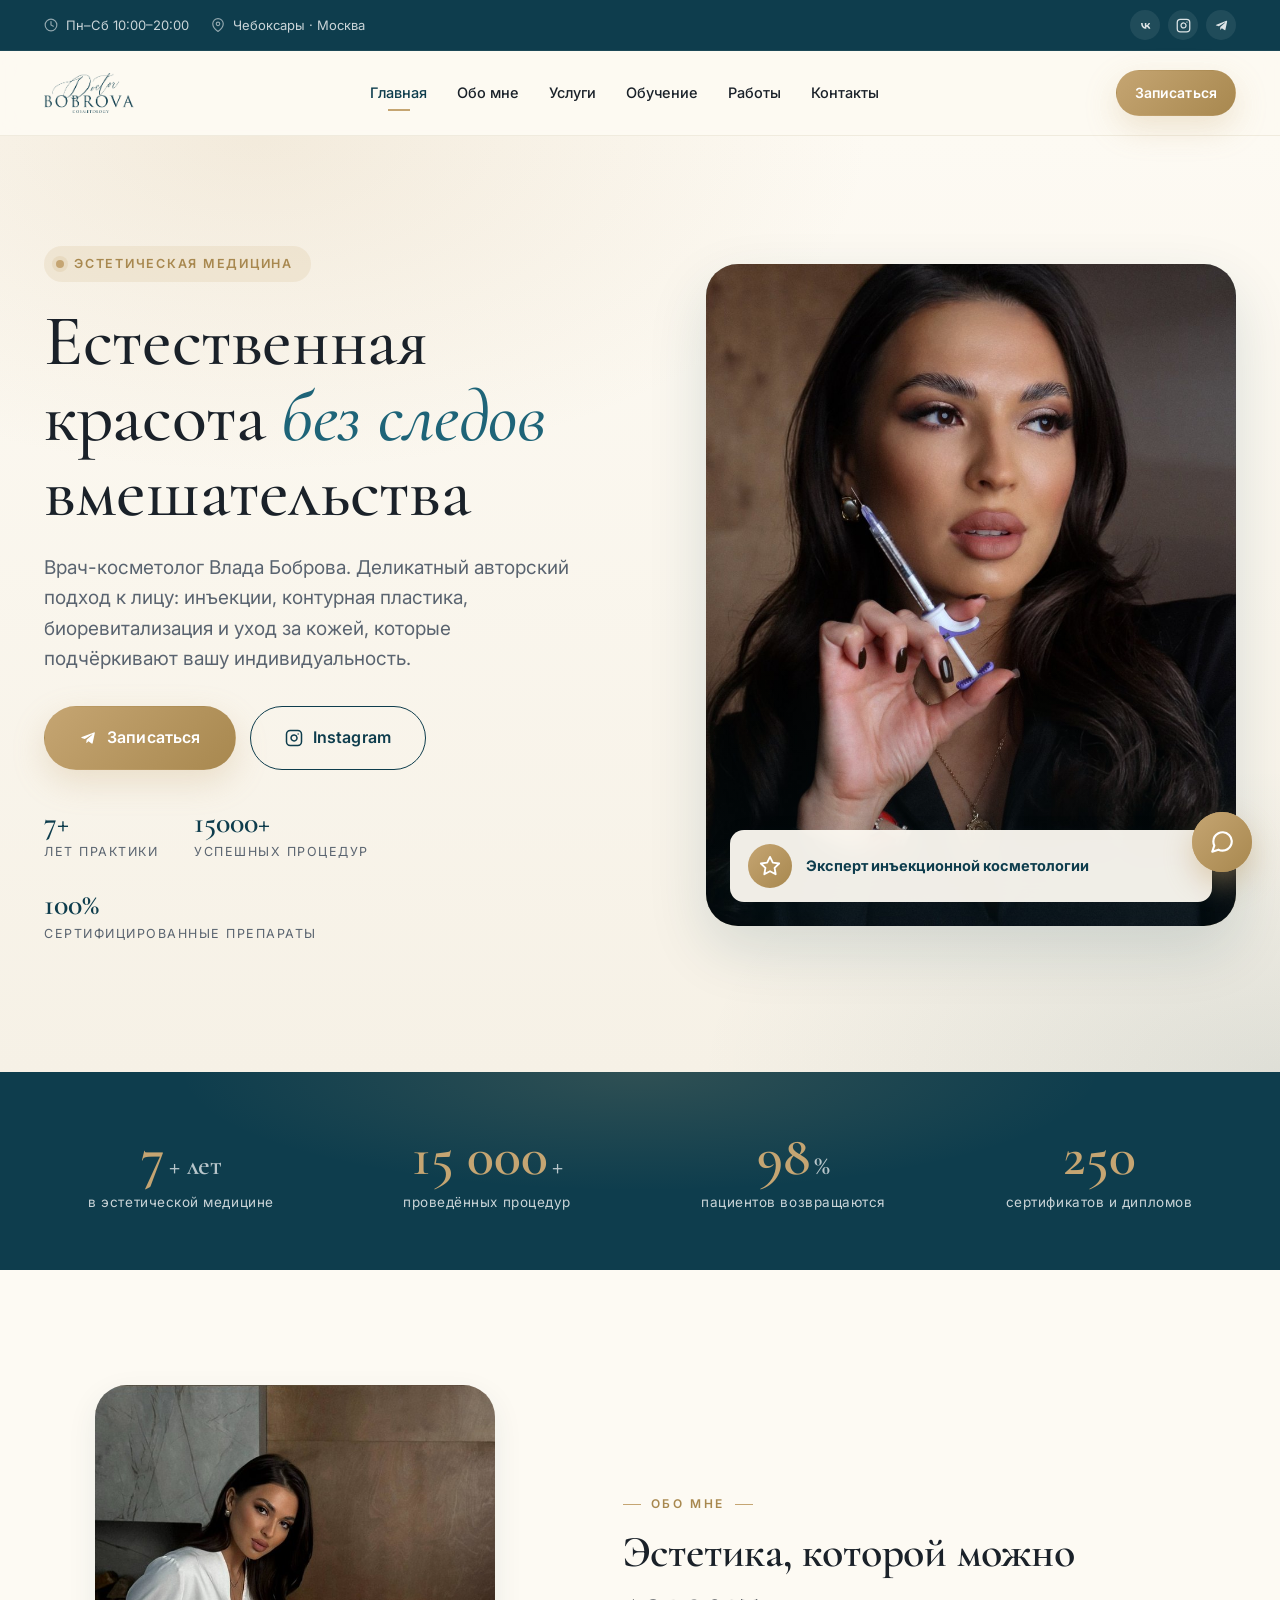
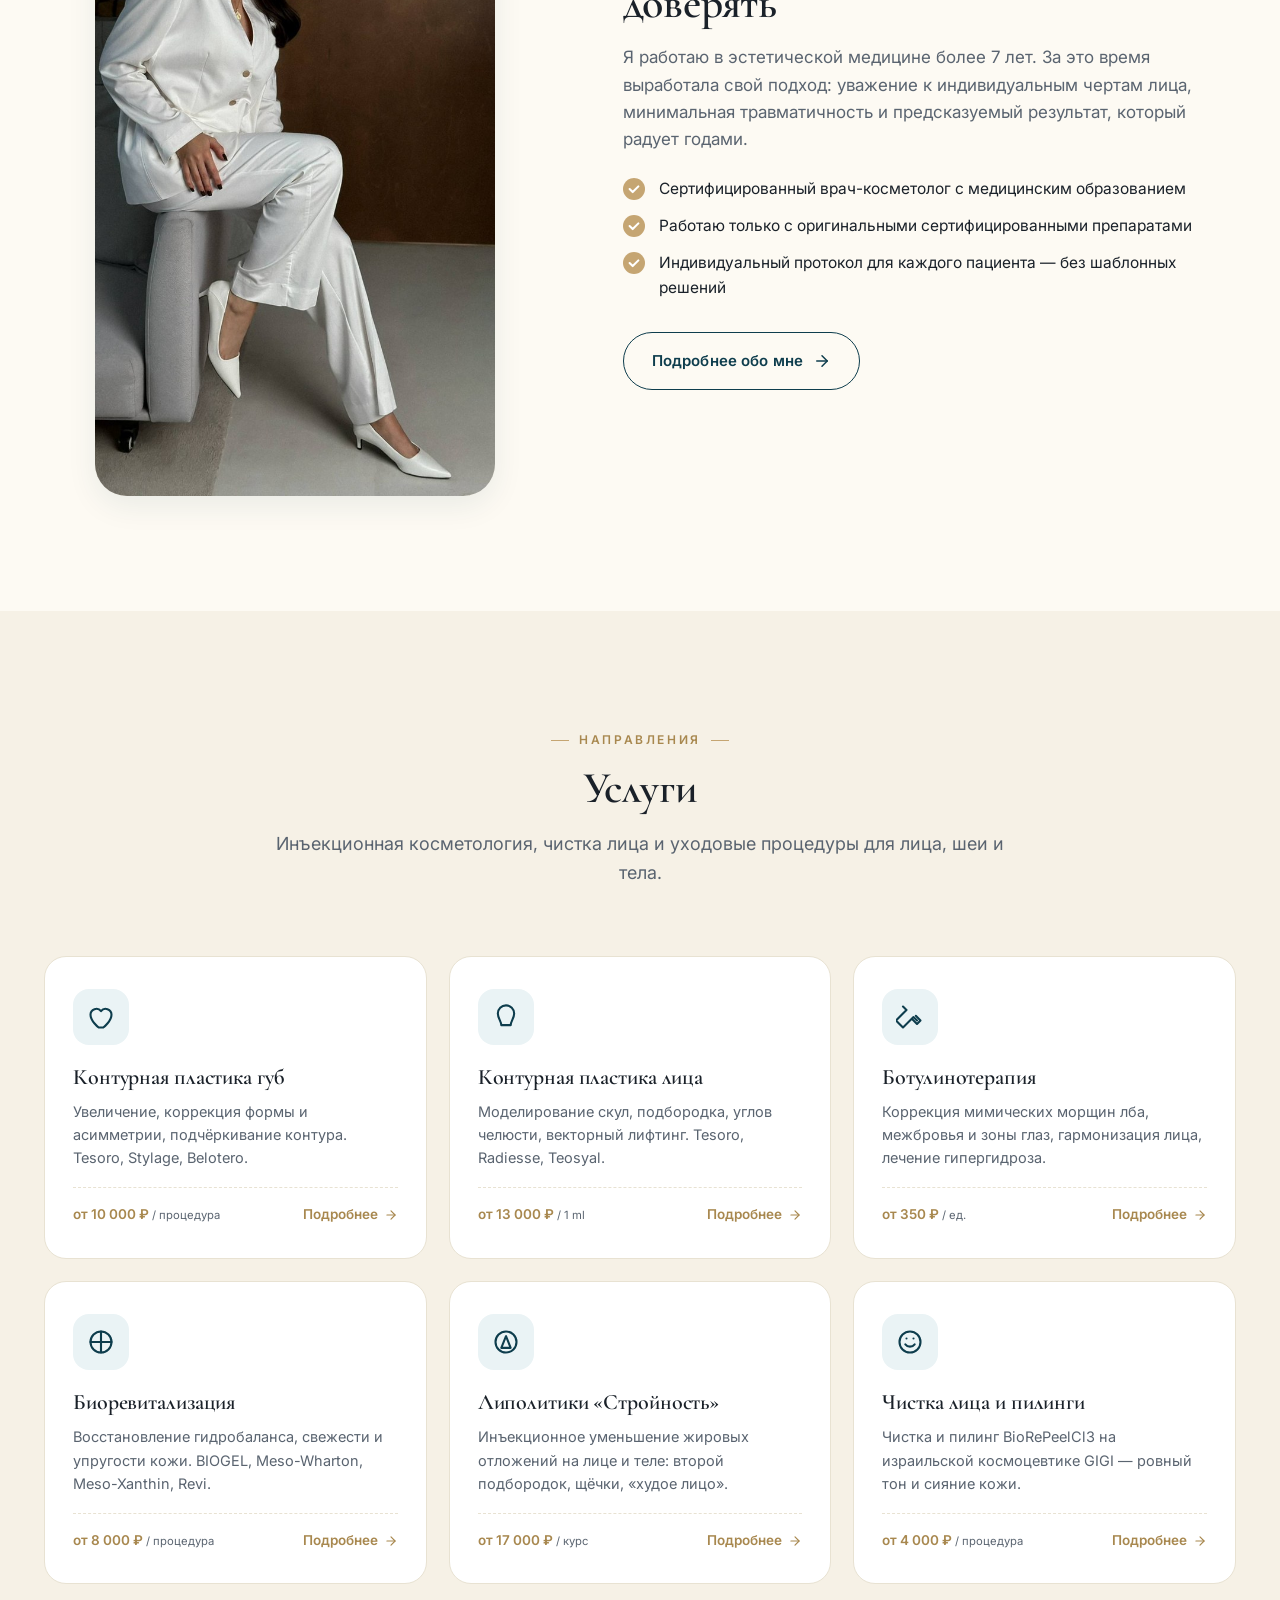
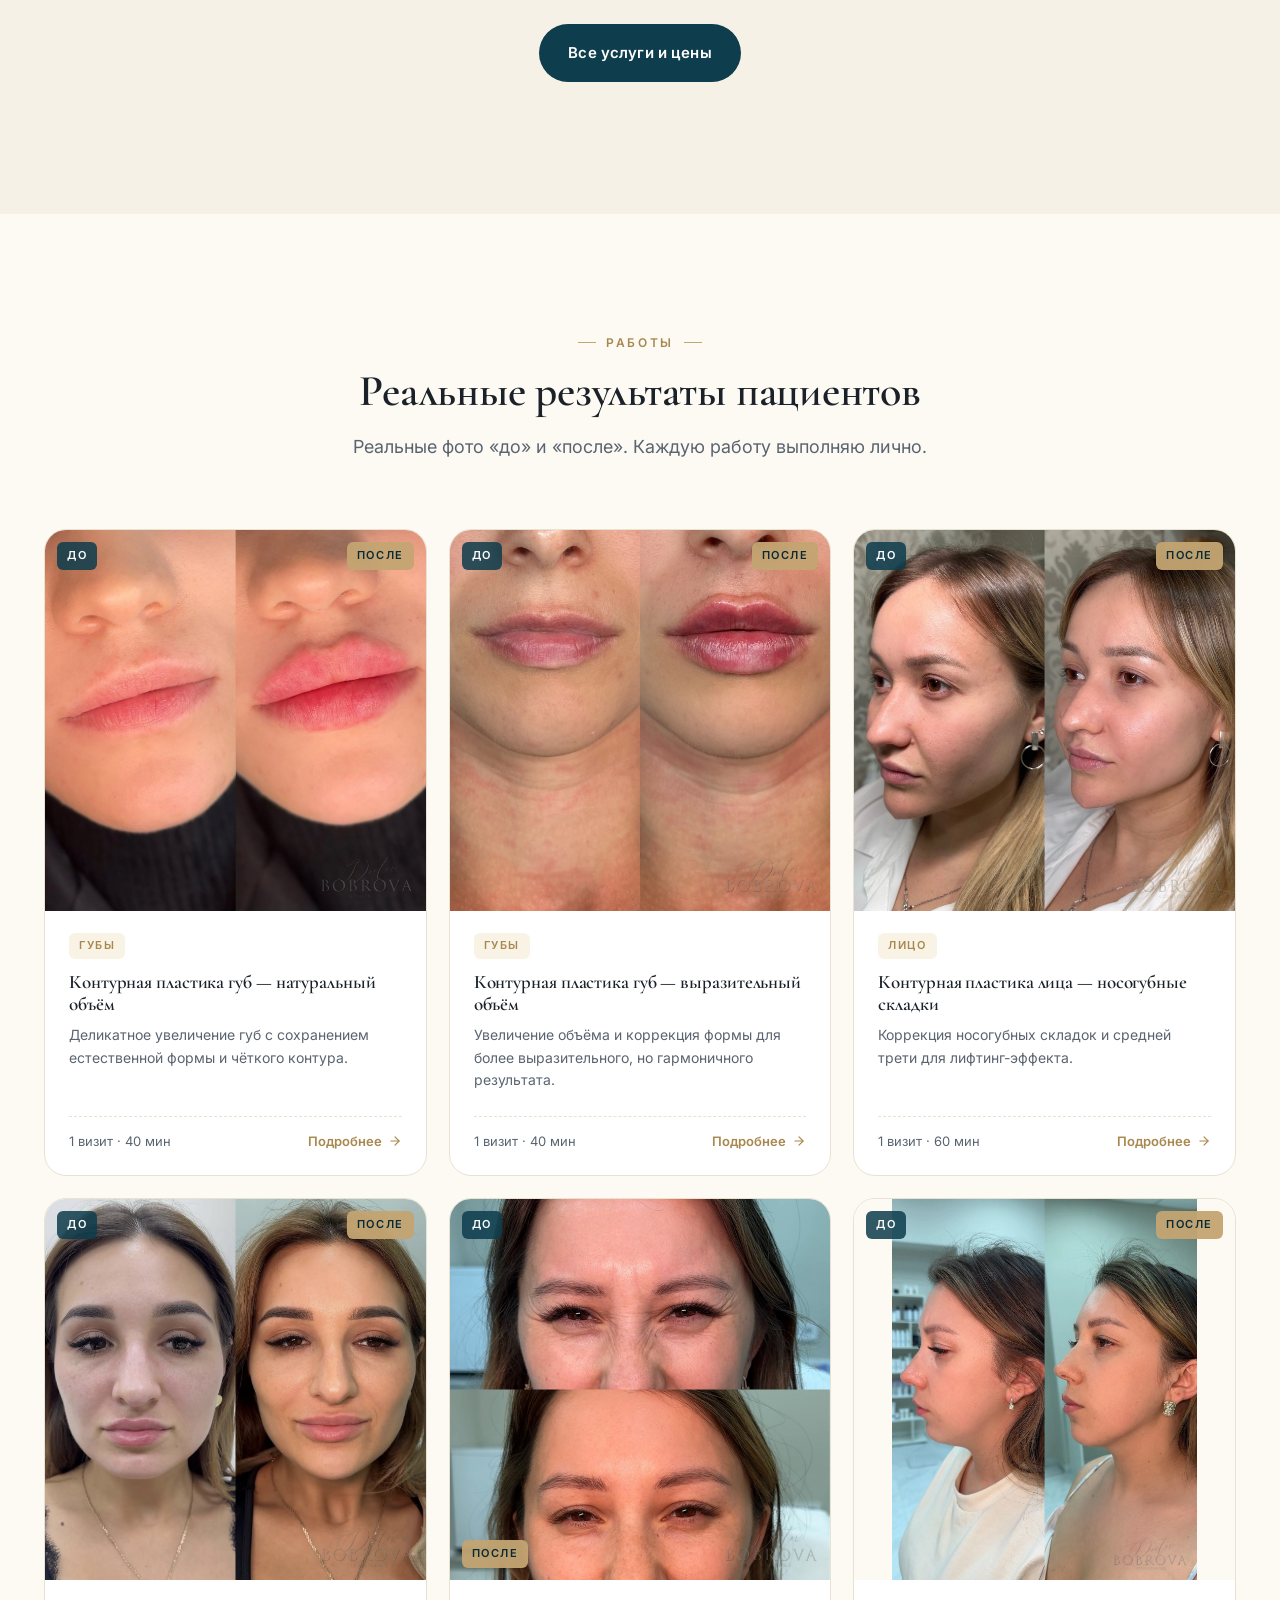
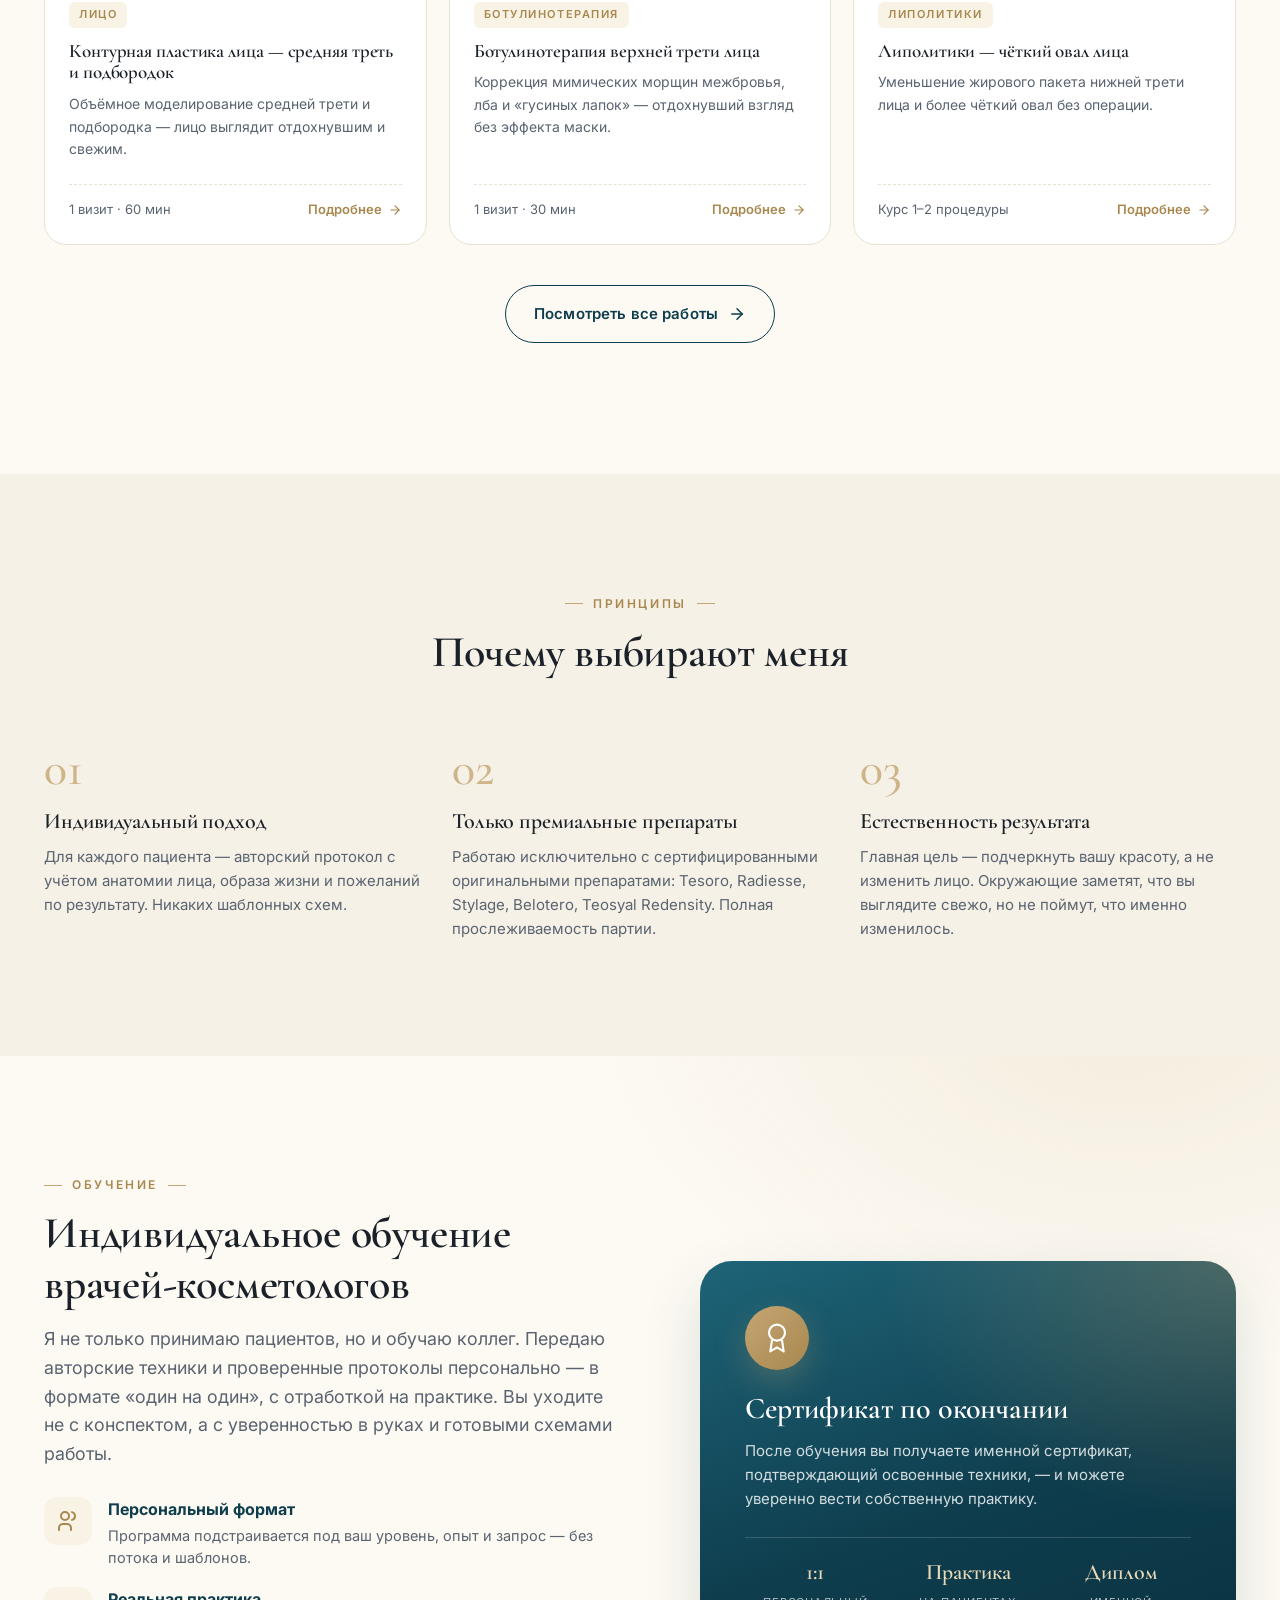
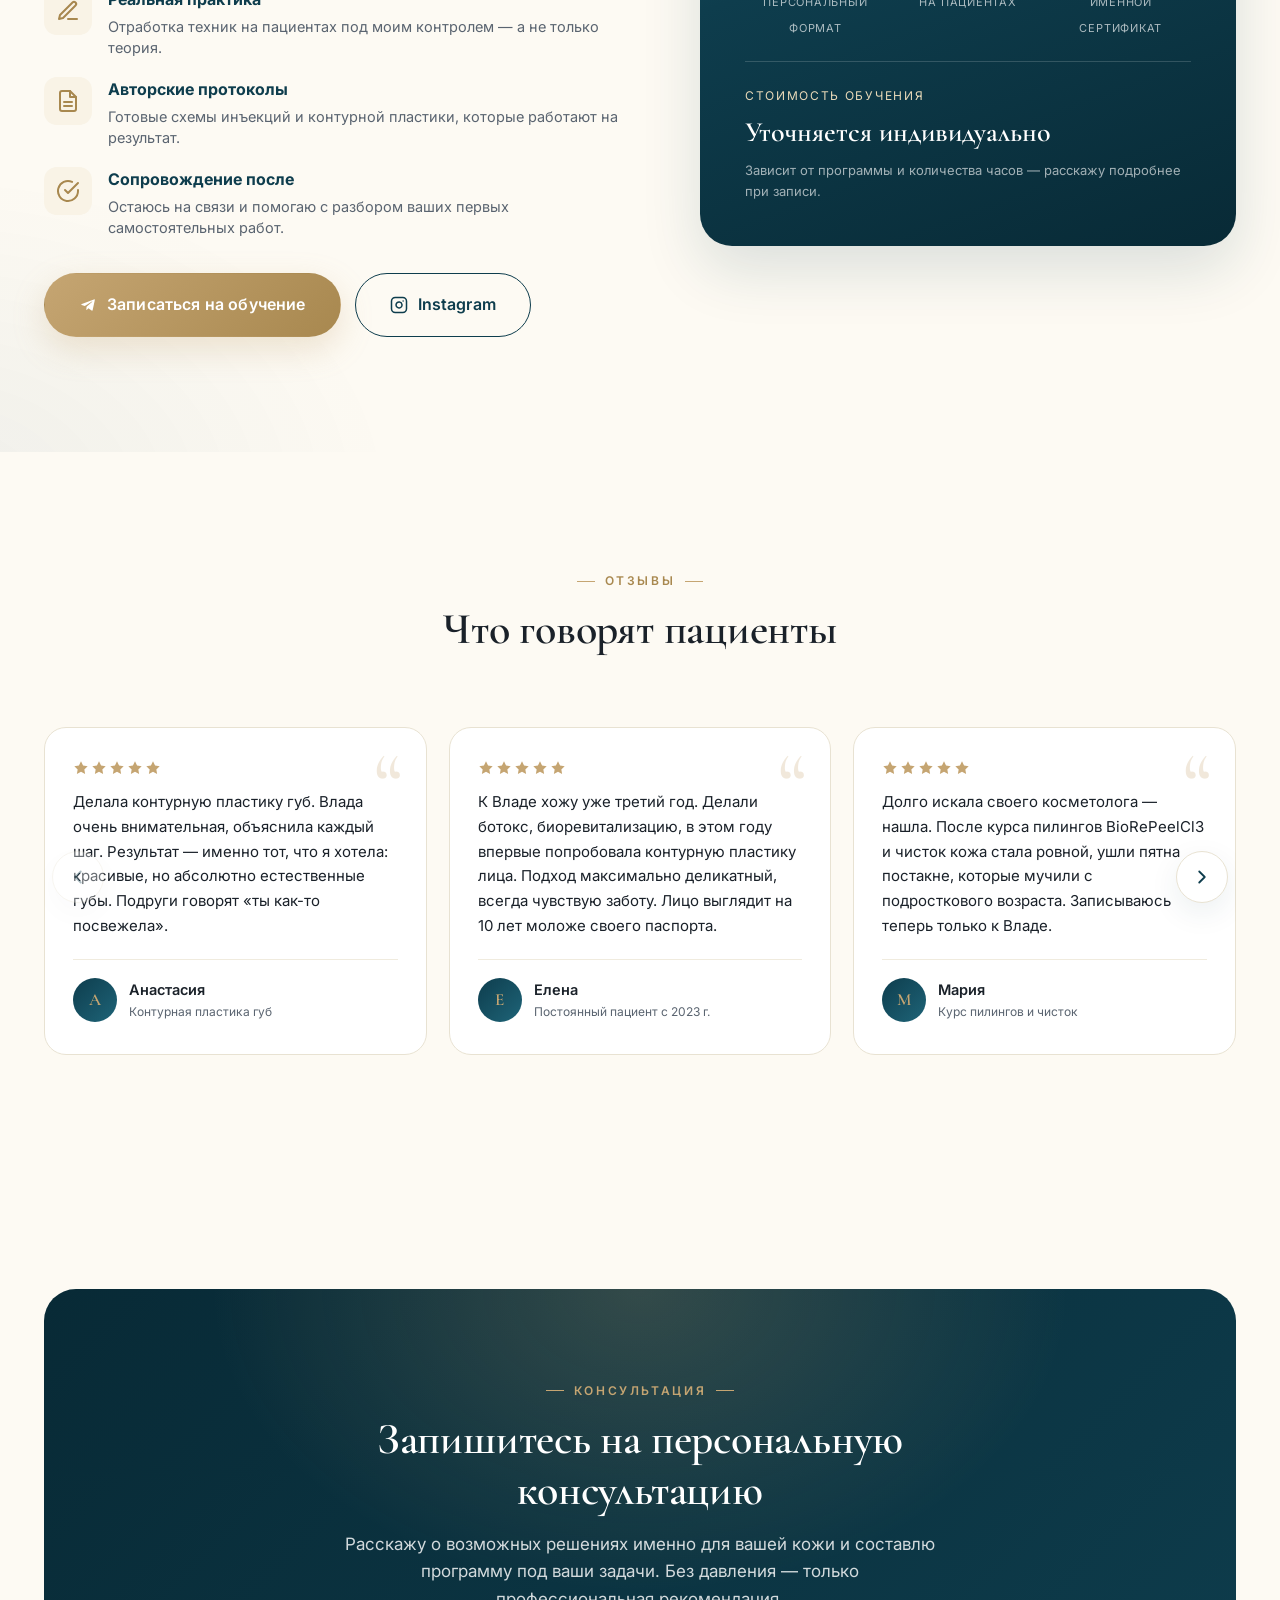
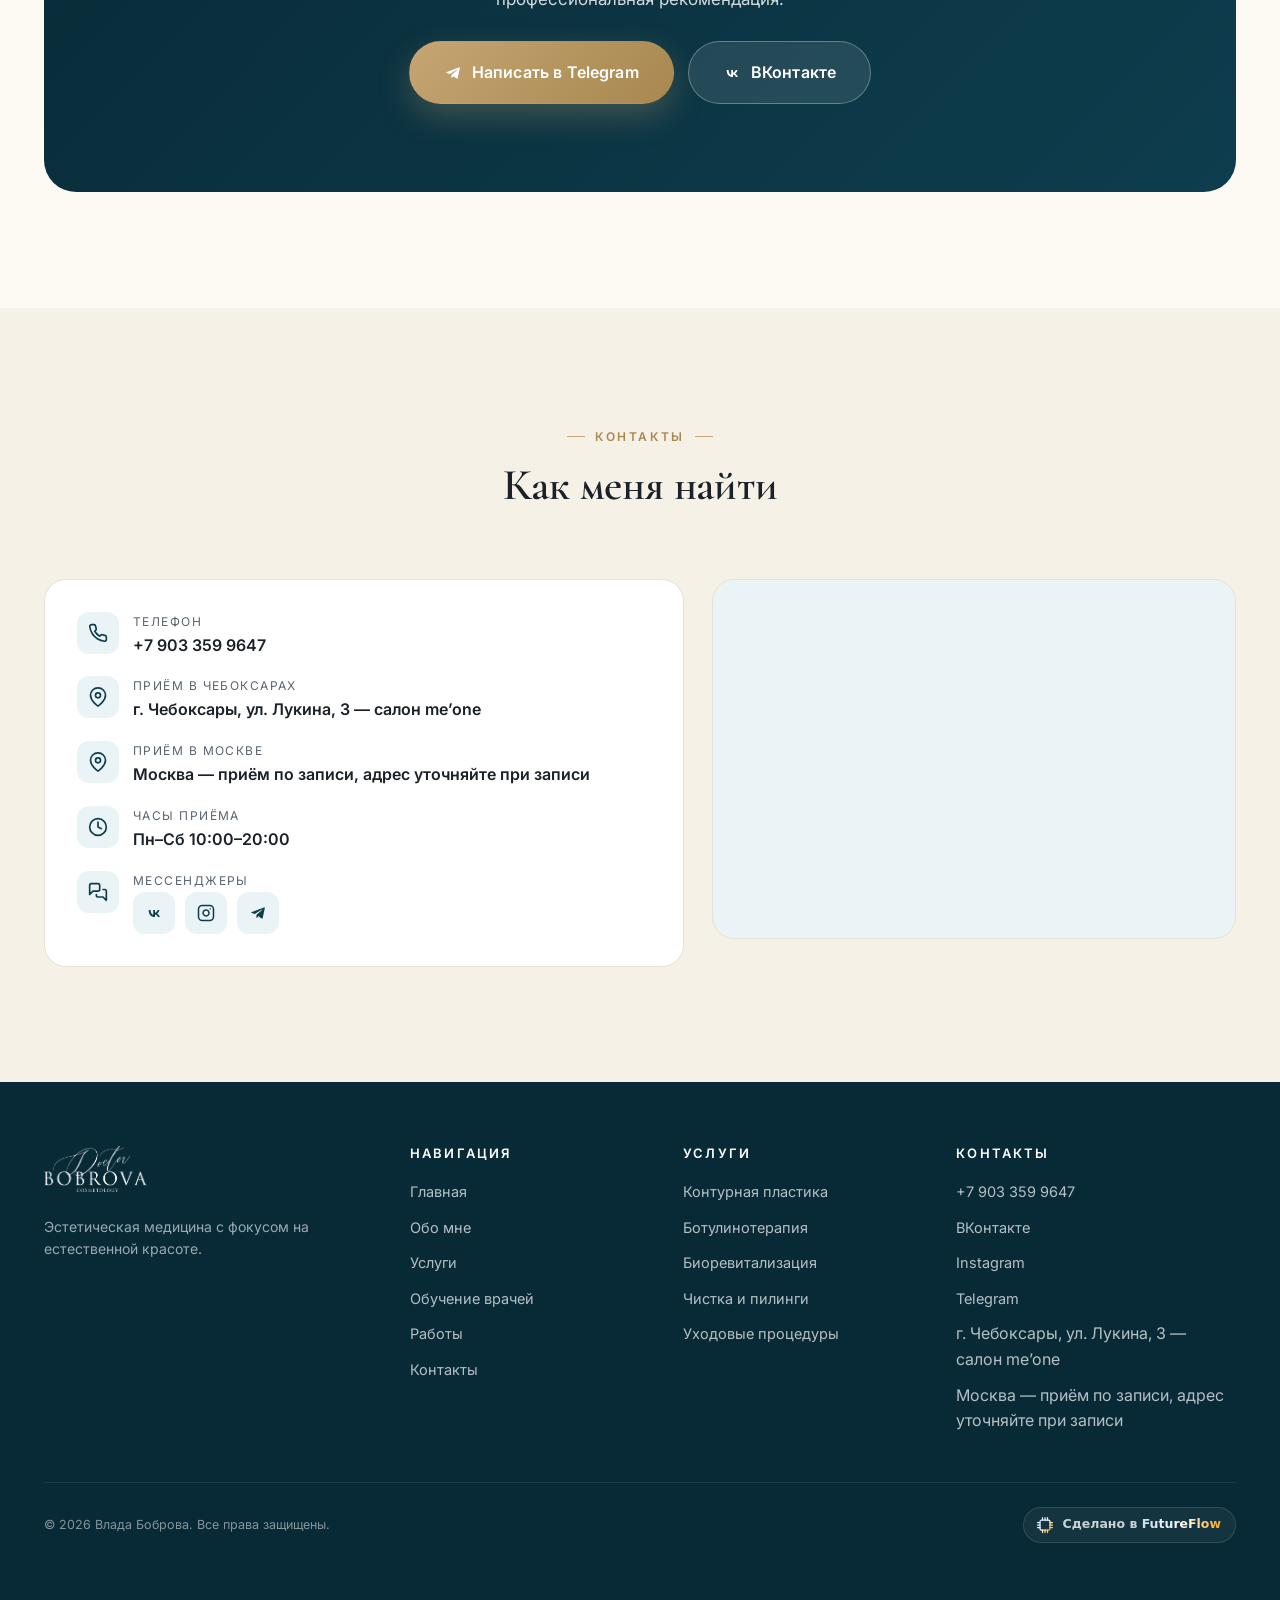
<file: index.html>
<!doctype html>
<html lang="ru">
<head>
  <meta charset="utf-8">
  <meta name="viewport" content="width=device-width, initial-scale=1, viewport-fit=cover">
  <meta name="theme-color" content="#0e3d4d">
  <title>Влада Боброва — врач-косметолог · эстетическая медицина</title>
  <meta name="description" content="Врач-косметолог Влада Боброва. Контурная пластика губ и лица, ботулинотерапия, биоревитализация, липолитики «Стройность», чистка лица и пилинги. Естественные результаты, индивидуальный подход.">

  <link rel="icon" href="assets/img/logo-mark.svg" type="image/svg+xml">
  <link rel="apple-touch-icon" href="assets/img/logo-mark.svg">
  <link rel="canonical" href="https://doctorbobrova.ru/">

  <meta property="og:type" content="website">
  <meta property="og:site_name" content="Влада Боброва — врач-косметолог">
  <meta property="og:title" content="Влада Боброва — врач-косметолог · эстетическая медицина">
  <meta property="og:description" content="Эстетическая медицина: инъекционная косметология, чистка лица и уход. Премиум подход, натуральные результаты.">
  <meta property="og:url" content="https://doctorbobrova.ru/">
  <meta property="og:image" content="https://doctorbobrova.ru/assets/img/og-cover.png">
  <meta property="og:locale" content="ru_RU">
  <meta name="twitter:card" content="summary_large_image">
  <meta name="twitter:title" content="Влада Боброва — врач-косметолог">
  <meta name="twitter:description" content="Инъекционная косметология, чистка лица и уход. Натуральные результаты.">
  <meta name="twitter:image" content="https://doctorbobrova.ru/assets/img/og-cover.png">

  <link rel="preconnect" href="https://fonts.googleapis.com">
  <link rel="preconnect" href="https://fonts.gstatic.com" crossorigin>
  <link href="https://fonts.googleapis.com/css2?family=Cormorant+Garamond:ital,wght@0,400;0,500;0,600;1,500&family=Inter:wght@400;500;600;700&display=swap" rel="stylesheet">

  <link rel="stylesheet" href="assets/css/styles.css">

  <script type="application/ld+json">
  {
    "@context": "https://schema.org",
    "@type": ["Physician", "MedicalBusiness"],
    "@id": "https://doctorbobrova.ru/#physician",
    "name": "Влада Боброва — врач-косметолог",
    "medicalSpecialty": "Cosmetology",
    "description": "Врач-косметолог Влада Боброва. Инъекционная косметология, чистка лица и уходовые процедуры, обучение врачей-косметологов.",
    "url": "https://doctorbobrova.ru/",
    "image": "https://doctorbobrova.ru/assets/img/og-cover.png",
    "telephone": "+79033599647",
    "priceRange": "₽₽",
    "currenciesAccepted": "RUB",
    "address": { "@type": "PostalAddress", "streetAddress": "ул. Лукина, 3, салон me’one", "addressLocality": "Чебоксары", "addressCountry": "RU" },
    "areaServed": ["Чебоксары", "Москва"],
    "sameAs": [
      "https://t.me/vladabobro",
      "https://instagram.com/dr.bobrova_",
      "https://vk.com/doctorbobrova"
    ],
    "openingHoursSpecification": [{
      "@type": "OpeningHoursSpecification",
      "dayOfWeek": ["Monday","Tuesday","Wednesday","Thursday","Friday","Saturday"],
      "opens": "10:00",
      "closes": "20:00"
    }]
  }
  </script>
</head>
<body>

<!-- Topbar -->
<div class="topbar">
  <div class="container topbar__row">
    <div class="topbar__info">
      <span class="topbar__item">
        <svg viewBox="0 0 24 24" fill="none" stroke="currentColor" stroke-width="2" stroke-linecap="round" stroke-linejoin="round"><circle cx="12" cy="12" r="10"/><polyline points="12 6 12 12 16 14"/></svg>
        <span data-cfg="hours">Пн–Сб 10:00–20:00</span>
      </span>
      <span class="topbar__item">
        <svg viewBox="0 0 24 24" fill="none" stroke="currentColor" stroke-width="2" stroke-linecap="round" stroke-linejoin="round"><path d="M21 10c0 7-9 13-9 13S3 17 3 10a9 9 0 0 1 18 0z"/><circle cx="12" cy="10" r="3"/></svg>
        <span data-cfg="addressShort">Чебоксары</span>
      </span>
    </div>
    <div class="topbar__socials">
      <a data-href="vk" aria-label="ВКонтакте" target="_blank" rel="noopener">
        <svg viewBox="0 0 24 24" fill="currentColor"><path d="M13.16 17.3c-5.06 0-8.16-3.52-8.28-9.36h2.55c.08 4.29 2.02 6.12 3.5 6.49V7.94h2.43v3.65c1.45-.16 2.97-1.84 3.49-3.65h2.4c-.4 2.22-2.05 3.9-3.22 4.6 1.17.56 3.05 2.03 3.77 4.76h-2.64c-.56-1.78-1.95-3.16-3.8-3.35v3.35h-.39z"/></svg>
      </a>
      <a data-href="instagram" aria-label="Instagram" target="_blank" rel="noopener">
        <svg viewBox="0 0 24 24" fill="none" stroke="currentColor" stroke-width="2" stroke-linecap="round" stroke-linejoin="round"><rect x="2" y="2" width="20" height="20" rx="5"/><path d="M16 11.37A4 4 0 1 1 12.63 8 4 4 0 0 1 16 11.37z"/><line x1="17.5" y1="6.5" x2="17.51" y2="6.5"/></svg>
      </a>
      <a data-href="telegram" aria-label="Telegram" target="_blank" rel="noopener">
        <svg viewBox="0 0 24 24" fill="currentColor"><path d="M9.78 18.65l.28-4.23 7.68-6.92c.34-.31-.07-.46-.52-.19L7.74 13.3 3.64 12c-.88-.25-.89-.86.2-1.3l15.97-6.16c.73-.33 1.43.18 1.15 1.3l-2.72 12.81c-.19.91-.74 1.13-1.5.71L12.6 16.3l-1.99 1.93c-.23.23-.42.42-.83.42z"/></svg>
      </a>
    </div>
  </div>
</div>

<!-- Header -->
<header class="header">
  <div class="container header__row">
    <a class="brand" href="index.html" aria-label="Влада Боброва — главная">
      <img class="brand__logo" src="assets/img/logo-wordmark.png" alt="Doctor Bobrova Cosmetology — Влада Боброва, врач-косметолог" width="900" height="401">
      <span class="brand__text">
        <span class="brand__name" data-cfg="doctor.name">Влада Боброва</span>
        <span class="brand__title" data-cfg="doctor.title">Врач-косметолог</span>
      </span>
    </a>
    <nav class="nav" aria-label="Основная навигация">
      <a class="nav__link" href="index.html">Главная</a>
      <a class="nav__link" href="about.html">Обо мне</a>
      <a class="nav__link" href="services.html">Услуги</a>
      <a class="nav__link" href="index.html#training">Обучение</a>
      <a class="nav__link" href="portfolio.html">Работы</a>
      <a class="nav__link" href="contacts.html">Контакты</a>
    </nav>
    <div class="header__cta">
      <a class="btn btn--primary btn--sm" data-href="telegram" target="_blank" rel="noopener">Записаться</a>
      <button class="burger" aria-label="Открыть меню" aria-expanded="false">
        <svg viewBox="0 0 24 24" fill="none" stroke="currentColor" stroke-width="2" stroke-linecap="round" stroke-linejoin="round"><line x1="3" y1="6" x2="21" y2="6"/><line x1="3" y1="12" x2="21" y2="12"/><line x1="3" y1="18" x2="21" y2="18"/></svg>
      </button>
    </div>
  </div>
</header>

<!-- Mobile menu -->
<aside class="mobile-menu" aria-label="Мобильное меню">
  <a class="mobile-menu__link" href="index.html">Главная <svg viewBox="0 0 24 24" fill="none" stroke="currentColor" stroke-width="2" stroke-linecap="round" stroke-linejoin="round"><polyline points="9 18 15 12 9 6"/></svg></a>
  <a class="mobile-menu__link" href="about.html">Обо мне <svg viewBox="0 0 24 24" fill="none" stroke="currentColor" stroke-width="2" stroke-linecap="round" stroke-linejoin="round"><polyline points="9 18 15 12 9 6"/></svg></a>
  <a class="mobile-menu__link" href="services.html">Услуги <svg viewBox="0 0 24 24" fill="none" stroke="currentColor" stroke-width="2" stroke-linecap="round" stroke-linejoin="round"><polyline points="9 18 15 12 9 6"/></svg></a>
  <a class="mobile-menu__link" href="index.html#training">Обучение <svg viewBox="0 0 24 24" fill="none" stroke="currentColor" stroke-width="2" stroke-linecap="round" stroke-linejoin="round"><polyline points="9 18 15 12 9 6"/></svg></a>
  <a class="mobile-menu__link" href="portfolio.html">Работы <svg viewBox="0 0 24 24" fill="none" stroke="currentColor" stroke-width="2" stroke-linecap="round" stroke-linejoin="round"><polyline points="9 18 15 12 9 6"/></svg></a>
  <a class="mobile-menu__link" href="contacts.html">Контакты <svg viewBox="0 0 24 24" fill="none" stroke="currentColor" stroke-width="2" stroke-linecap="round" stroke-linejoin="round"><polyline points="9 18 15 12 9 6"/></svg></a>
  <div class="mobile-menu__actions">
    <a class="btn btn--primary" data-href="telegram" target="_blank" rel="noopener">Написать в Telegram</a>
    <a class="btn btn--ghost" data-href="instagram" target="_blank" rel="noopener">Instagram</a>
    <a class="btn btn--ghost" data-href="vk" target="_blank" rel="noopener">ВКонтакте</a>
  </div>
</aside>

<!-- HERO -->
<section class="hero">
  <div class="container hero__grid">
    <div class="hero__content reveal">
      <span class="hero__eyebrow">Эстетическая медицина</span>
      <h1 class="hero__title">Естественная красота <em>без следов</em> вмешательства</h1>
      <p class="hero__lead">Врач-косметолог Влада Боброва. Деликатный авторский подход к лицу: инъекции, контурная пластика, биоревитализация и уход за кожей, которые подчёркивают вашу индивидуальность.</p>
      <div class="hero__actions">
        <a class="btn btn--primary btn--lg" data-href="telegram" target="_blank" rel="noopener">
          <svg class="btn__icon" viewBox="0 0 24 24" fill="currentColor"><path d="M9.78 18.65l.28-4.23 7.68-6.92c.34-.31-.07-.46-.52-.19L7.74 13.3 3.64 12c-.88-.25-.89-.86.2-1.3l15.97-6.16c.73-.33 1.43.18 1.15 1.3l-2.72 12.81c-.19.91-.74 1.13-1.5.71L12.6 16.3l-1.99 1.93c-.23.23-.42.42-.83.42z"/></svg>
          Записаться
        </a>
        <a class="btn btn--ghost btn--lg" data-href="instagram" target="_blank" rel="noopener">
          <svg class="btn__icon" viewBox="0 0 24 24" fill="none" stroke="currentColor" stroke-width="2" stroke-linecap="round" stroke-linejoin="round"><rect x="2" y="2" width="20" height="20" rx="5"/><path d="M16 11.37A4 4 0 1 1 12.63 8 4 4 0 0 1 16 11.37z"/><line x1="17.5" y1="6.5" x2="17.51" y2="6.5"/></svg>
          Instagram
        </a>
      </div>
      <div class="hero__props">
        <div class="hero__prop"><strong>7+</strong><span>лет практики</span></div>
        <div class="hero__prop"><strong>15000+</strong><span>успешных процедур</span></div>
        <div class="hero__prop"><strong>100%</strong><span>сертифицированные препараты</span></div>
      </div>
    </div>
    <div class="hero__photo reveal reveal--delay-2">
      <img src="assets/img/doctor/hero.jpg" alt="Врач-косметолог Влада Боброва" loading="eager" fetchpriority="high" decoding="async">
      <div class="hero__badge">
        <span class="hero__badge-icon">
          <svg viewBox="0 0 24 24" fill="none" stroke="currentColor" stroke-width="2" stroke-linecap="round" stroke-linejoin="round"><path d="M12 2L15.09 8.26L22 9.27L17 14.14L18.18 21.02L12 17.77L5.82 21.02L7 14.14L2 9.27L8.91 8.26L12 2Z"/></svg>
        </span>
        <span class="hero__badge-text">
          <strong>Эксперт инъекционной косметологии</strong>
          
        </span>
      </div>
    </div>
  </div>
</section>

<!-- Trust strip -->
<section class="trust">
  <div class="container trust__grid">
    <div class="trust__item reveal">
      <div class="trust__num"><span data-counter="7">0</span><small>+ лет</small></div>
      <div class="trust__label">в эстетической медицине</div>
    </div>
    <div class="trust__item reveal reveal--delay-1">
      <div class="trust__num"><span data-counter="15000">0</span><small>+</small></div>
      <div class="trust__label">проведённых процедур</div>
    </div>
    <div class="trust__item reveal reveal--delay-2">
      <div class="trust__num"><span data-counter="98">0</span><small>%</small></div>
      <div class="trust__label">пациентов возвращаются</div>
    </div>
    <div class="trust__item reveal reveal--delay-3">
      <div class="trust__num"><span data-counter="250">0</span></div>
      <div class="trust__label">сертификатов и дипломов</div>
    </div>
  </div>
</section>

<!-- About preview -->
<section class="section">
  <div class="container">
    <div class="about-preview__grid">
      <div class="about-preview__photo reveal">
        <img src="assets/img/doctor/about.jpg" alt="Врач-косметолог Влада Боброва на консультации">
      </div>
      <div class="about-preview__content reveal reveal--delay-1">
        <span class="section__eyebrow">Обо мне</span>
        <h2 class="section__title mt-0">Эстетика, которой можно доверять</h2>
        <p>Я работаю в эстетической медицине более 7 лет. За это время выработала свой подход: уважение к индивидуальным чертам лица, минимальная травматичность и предсказуемый результат, который радует годами.</p>
        <ul class="about-preview__list">
          <li>Сертифицированный врач-косметолог с медицинским образованием</li>
          <li>Работаю только с оригинальными сертифицированными препаратами</li>
          <li>Индивидуальный протокол для каждого пациента — без шаблонных решений</li>
        </ul>
        <a class="btn btn--ghost" href="about.html">
          Подробнее обо мне
          <svg class="btn__icon" viewBox="0 0 24 24" fill="none" stroke="currentColor" stroke-width="2" stroke-linecap="round" stroke-linejoin="round"><line x1="5" y1="12" x2="19" y2="12"/><polyline points="12 5 19 12 12 19"/></svg>
        </a>
      </div>
    </div>
  </div>
</section>

<!-- Услуги -->
<section class="section section--soft">
  <div class="container">
    <div class="section__head reveal">
      <span class="section__eyebrow">Направления</span>
      <h2 class="section__title">Услуги</h2>
      <p class="section__lead">Инъекционная косметология, чистка лица и уходовые процедуры для лица, шеи и тела.</p>
    </div>
    <div class="services">
      <a class="service-card reveal" href="services.html#fillers">
        <span class="service-card__icon">
          <svg viewBox="0 0 24 24" fill="none" stroke="currentColor" stroke-width="1.8" stroke-linecap="round" stroke-linejoin="round"><path d="M12 21s-7-5.5-7-11a5 5 0 0 1 9-3 5 5 0 0 1 9 3c0 5.5-7 11-7 11z" transform="translate(-2 0)"/></svg>
        </span>
        <h3 class="service-card__title">Контурная пластика губ</h3>
        <p class="service-card__text">Увеличение, коррекция формы и асимметрии, подчёркивание контура. Tesoro, Stylage, Belotero.</p>
        <div class="service-card__meta">
          <span class="service-card__price">от 10 000 ₽ <small>/ процедура</small></span>
          <span class="case-card__more">Подробнее <svg viewBox="0 0 24 24" fill="none" stroke="currentColor" stroke-width="2" stroke-linecap="round" stroke-linejoin="round"><line x1="5" y1="12" x2="19" y2="12"/><polyline points="12 5 19 12 12 19"/></svg></span>
        </div>
      </a>

      <a class="service-card reveal reveal--delay-1" href="services.html#face-contouring">
        <span class="service-card__icon">
          <svg viewBox="0 0 24 24" fill="none" stroke="currentColor" stroke-width="1.8" stroke-linecap="round" stroke-linejoin="round"><path d="M12 2a7 7 0 0 1 7 7c0 4-3 7-3 10H8c0-3-3-6-3-10a7 7 0 0 1 7-7z"/></svg>
        </span>
        <h3 class="service-card__title">Контурная пластика лица</h3>
        <p class="service-card__text">Моделирование скул, подбородка, углов челюсти, векторный лифтинг. Tesoro, Radiesse, Teosyal.</p>
        <div class="service-card__meta">
          <span class="service-card__price">от 13 000 ₽ <small>/ 1 ml</small></span>
          <span class="case-card__more">Подробнее <svg viewBox="0 0 24 24" fill="none" stroke="currentColor" stroke-width="2" stroke-linecap="round" stroke-linejoin="round"><line x1="5" y1="12" x2="19" y2="12"/><polyline points="12 5 19 12 12 19"/></svg></span>
        </div>
      </a>

      <a class="service-card reveal reveal--delay-2" href="services.html#botox">
        <span class="service-card__icon">
          <svg viewBox="0 0 24 24" fill="none" stroke="currentColor" stroke-width="1.8" stroke-linecap="round" stroke-linejoin="round"><path d="M6 3l3 3-9 9 6 6 9-9 3 3"/><path d="M14 14l4 4 3-3-4-4"/></svg>
        </span>
        <h3 class="service-card__title">Ботулинотерапия</h3>
        <p class="service-card__text">Коррекция мимических морщин лба, межбровья и зоны глаз, гармонизация лица, лечение гипергидроза.</p>
        <div class="service-card__meta">
          <span class="service-card__price">от 350 ₽ <small>/ ед.</small></span>
          <span class="case-card__more">Подробнее <svg viewBox="0 0 24 24" fill="none" stroke="currentColor" stroke-width="2" stroke-linecap="round" stroke-linejoin="round"><line x1="5" y1="12" x2="19" y2="12"/><polyline points="12 5 19 12 12 19"/></svg></span>
        </div>
      </a>

      <a class="service-card reveal" href="services.html#bioreva">
        <span class="service-card__icon">
          <svg viewBox="0 0 24 24" fill="none" stroke="currentColor" stroke-width="1.8" stroke-linecap="round" stroke-linejoin="round"><circle cx="12" cy="12" r="9"/><path d="M12 3v18"/><path d="M3 12h18"/></svg>
        </span>
        <h3 class="service-card__title">Биоревитализация</h3>
        <p class="service-card__text">Восстановление гидробаланса, свежести и упругости кожи. BIOGEL, Meso-Wharton, Meso-Xanthin, Revi.</p>
        <div class="service-card__meta">
          <span class="service-card__price">от 8 000 ₽ <small>/ процедура</small></span>
          <span class="case-card__more">Подробнее <svg viewBox="0 0 24 24" fill="none" stroke="currentColor" stroke-width="2" stroke-linecap="round" stroke-linejoin="round"><line x1="5" y1="12" x2="19" y2="12"/><polyline points="12 5 19 12 12 19"/></svg></span>
        </div>
      </a>

      <a class="service-card reveal reveal--delay-1" href="services.html#lipolytics">
        <span class="service-card__icon">
          <svg viewBox="0 0 24 24" fill="none" stroke="currentColor" stroke-width="1.8" stroke-linecap="round" stroke-linejoin="round"><circle cx="12" cy="12" r="9"/><polygon points="12 7 8 17 16 17"/></svg>
        </span>
        <h3 class="service-card__title">Липолитики «Стройность»</h3>
        <p class="service-card__text">Инъекционное уменьшение жировых отложений на лице и теле: второй подбородок, щёчки, «худое лицо».</p>
        <div class="service-card__meta">
          <span class="service-card__price">от 17 000 ₽ <small>/ курс</small></span>
          <span class="case-card__more">Подробнее <svg viewBox="0 0 24 24" fill="none" stroke="currentColor" stroke-width="2" stroke-linecap="round" stroke-linejoin="round"><line x1="5" y1="12" x2="19" y2="12"/><polyline points="12 5 19 12 12 19"/></svg></span>
        </div>
      </a>

      <a class="service-card reveal reveal--delay-2" href="services.html#care">
        <span class="service-card__icon">
          <svg viewBox="0 0 24 24" fill="none" stroke="currentColor" stroke-width="1.8" stroke-linecap="round" stroke-linejoin="round"><path d="M21 12a9 9 0 1 1-18 0 9 9 0 0 1 18 0z"/><path d="M8 14s1.5 2 4 2 4-2 4-2"/><path d="M9 9h.01"/><path d="M15 9h.01"/></svg>
        </span>
        <h3 class="service-card__title">Чистка лица и пилинги</h3>
        <p class="service-card__text">Чистка и пилинг BioRePeelCl3 на израильской космоцевтике GIGI — ровный тон и сияние кожи.</p>
        <div class="service-card__meta">
          <span class="service-card__price">от 4 000 ₽ <small>/ процедура</small></span>
          <span class="case-card__more">Подробнее <svg viewBox="0 0 24 24" fill="none" stroke="currentColor" stroke-width="2" stroke-linecap="round" stroke-linejoin="round"><line x1="5" y1="12" x2="19" y2="12"/><polyline points="12 5 19 12 12 19"/></svg></span>
        </div>
      </a>
    </div>

    <p class="text-center" style="margin-top: 40px;">
      <a class="btn btn--dark" href="services.html">Все услуги и цены</a>
    </p>
  </div>
</section>

<!-- Портфолио (превью) -->
<section class="section">
  <div class="container">
    <div class="section__head reveal">
      <span class="section__eyebrow">Работы</span>
      <h2 class="section__title">Реальные результаты пациентов</h2>
      <p class="section__lead">Реальные фото «до» и «после». Каждую работу выполняю лично.</p>
    </div>
    <div class="portfolio-grid" id="portfolio-grid" data-featured></div>
    <p class="text-center" style="margin-top: 40px;">
      <a class="btn btn--ghost" href="portfolio.html">
        Посмотреть все работы
        <svg class="btn__icon" viewBox="0 0 24 24" fill="none" stroke="currentColor" stroke-width="2" stroke-linecap="round" stroke-linejoin="round"><line x1="5" y1="12" x2="19" y2="12"/><polyline points="12 5 19 12 12 19"/></svg>
      </a>
    </p>
  </div>
</section>

<!-- Почему выбирают -->
<section class="section section--soft">
  <div class="container">
    <div class="section__head reveal">
      <span class="section__eyebrow">Принципы</span>
      <h2 class="section__title">Почему выбирают меня</h2>
    </div>
    <div class="why">
      <div class="why-item reveal">
        <div class="why-item__num">01</div>
        <div>
          <h3 class="why-item__title">Индивидуальный подход</h3>
          <p class="why-item__text">Для каждого пациента — авторский протокол с учётом анатомии лица, образа жизни и пожеланий по результату. Никаких шаблонных схем.</p>
        </div>
      </div>
      <div class="why-item reveal reveal--delay-1">
        <div class="why-item__num">02</div>
        <div>
          <h3 class="why-item__title">Только премиальные препараты</h3>
          <p class="why-item__text">Работаю исключительно с сертифицированными оригинальными препаратами: Tesoro, Radiesse, Stylage, Belotero, Teosyal Redensity. Полная прослеживаемость партии.</p>
        </div>
      </div>
      <div class="why-item reveal reveal--delay-2">
        <div class="why-item__num">03</div>
        <div>
          <h3 class="why-item__title">Естественность результата</h3>
          <p class="why-item__text">Главная цель — подчеркнуть вашу красоту, а не изменить лицо. Окружающие заметят, что вы выглядите свежо, но не поймут, что именно изменилось.</p>
        </div>
      </div>
    </div>
  </div>
</section>

<!-- Обучение врачей-косметологов -->
<section class="section training" id="training">
  <div class="container">
    <div class="training__grid">
      <div class="training__intro reveal">
        <span class="section__eyebrow section__eyebrow--light">Обучение</span>
        <h2 class="section__title mt-0">Индивидуальное обучение врачей-косметологов</h2>
        <p class="training__lead">Я не только принимаю пациентов, но и обучаю коллег. Передаю авторские техники и проверенные протоколы персонально — в формате «один на один», с отработкой на практике. Вы уходите не с конспектом, а с уверенностью в руках и готовыми схемами работы.</p>
        <ul class="training__list">
          <li>
            <svg viewBox="0 0 24 24" fill="none" stroke="currentColor" stroke-width="2" stroke-linecap="round" stroke-linejoin="round"><circle cx="9" cy="7" r="4"/><path d="M3 21v-2a4 4 0 0 1 4-4h4a4 4 0 0 1 4 4v2"/><path d="M16 3.13a4 4 0 0 1 0 7.75"/></svg>
            <div><strong>Персональный формат</strong><span>Программа подстраивается под ваш уровень, опыт и запрос — без потока и шаблонов.</span></div>
          </li>
          <li>
            <svg viewBox="0 0 24 24" fill="none" stroke="currentColor" stroke-width="2" stroke-linecap="round" stroke-linejoin="round"><path d="M12 20h9"/><path d="M16.5 3.5a2.12 2.12 0 0 1 3 3L7 19l-4 1 1-4z"/></svg>
            <div><strong>Реальная практика</strong><span>Отработка техник на пациентах под моим контролем — а не только теория.</span></div>
          </li>
          <li>
            <svg viewBox="0 0 24 24" fill="none" stroke="currentColor" stroke-width="2" stroke-linecap="round" stroke-linejoin="round"><path d="M14 2H6a2 2 0 0 0-2 2v16a2 2 0 0 0 2 2h12a2 2 0 0 0 2-2V8z"/><polyline points="14 2 14 8 20 8"/><line x1="16" y1="13" x2="8" y2="13"/><line x1="16" y1="17" x2="8" y2="17"/></svg>
            <div><strong>Авторские протоколы</strong><span>Готовые схемы инъекций и контурной пластики, которые работают на результат.</span></div>
          </li>
          <li>
            <svg viewBox="0 0 24 24" fill="none" stroke="currentColor" stroke-width="2" stroke-linecap="round" stroke-linejoin="round"><path d="M22 11.08V12a10 10 0 1 1-5.93-9.14"/><polyline points="22 4 12 14.01 9 11.01"/></svg>
            <div><strong>Сопровождение после</strong><span>Остаюсь на связи и помогаю с разбором ваших первых самостоятельных работ.</span></div>
          </li>
        </ul>
        <div class="training__actions">
          <a class="btn btn--primary btn--lg" data-href="telegram" target="_blank" rel="noopener">
            <svg class="btn__icon" viewBox="0 0 24 24" fill="currentColor"><path d="M9.78 18.65l.28-4.23 7.68-6.92c.34-.31-.07-.46-.52-.19L7.74 13.3 3.64 12c-.88-.25-.89-.86.2-1.3l15.97-6.16c.73-.33 1.43.18 1.15 1.3l-2.72 12.81c-.19.91-.74 1.13-1.5.71L12.6 16.3l-1.99 1.93c-.23.23-.42.42-.83.42z"/></svg>
            Записаться на обучение
          </a>
          <a class="btn btn--ghost btn--lg" data-href="instagram" target="_blank" rel="noopener">
            <svg class="btn__icon" viewBox="0 0 24 24" fill="none" stroke="currentColor" stroke-width="2" stroke-linecap="round" stroke-linejoin="round"><rect x="2" y="2" width="20" height="20" rx="5"/><path d="M16 11.37A4 4 0 1 1 12.63 8 4 4 0 0 1 16 11.37z"/><line x1="17.5" y1="6.5" x2="17.51" y2="6.5"/></svg>
            Instagram
          </a>
        </div>
      </div>

      <aside class="training__card reveal reveal--delay-1">
        <div class="training__seal">
          <svg viewBox="0 0 24 24" fill="none" stroke="currentColor" stroke-width="1.6" stroke-linecap="round" stroke-linejoin="round"><circle cx="12" cy="8" r="6"/><path d="M8.21 13.89 7 22l5-3 5 3-1.21-8.11"/></svg>
        </div>
        <h3 class="training__card-title">Сертификат по окончании</h3>
        <p class="training__card-text">После обучения вы получаете именной сертификат, подтверждающий освоенные техники, — и можете уверенно вести собственную практику.</p>
        <div class="training__stats">
          <div class="training__stat"><strong>1:1</strong><span>персональный формат</span></div>
          <div class="training__stat"><strong>Практика</strong><span>на пациентах</span></div>
          <div class="training__stat"><strong>Диплом</strong><span>именной сертификат</span></div>
        </div>
        <div class="training__price">
          <span class="training__price-label">Стоимость обучения</span>
          <strong class="training__price-value">Уточняется индивидуально</strong>
          <span class="training__price-note">Зависит от программы и количества часов — расскажу подробнее при записи.</span>
        </div>
      </aside>
    </div>
  </div>
</section>

<!-- Отзывы -->
<section class="section">
  <div class="container">
    <div class="section__head reveal">
      <span class="section__eyebrow">Отзывы</span>
      <h2 class="section__title">Что говорят пациенты</h2>
    </div>
    <div class="reviews-wrap">
    <button class="reviews-arrow reviews-arrow--prev" type="button" aria-label="Предыдущий отзыв">
      <svg viewBox="0 0 24 24" fill="none" stroke="currentColor" stroke-width="2" stroke-linecap="round" stroke-linejoin="round"><polyline points="15 18 9 12 15 6"/></svg>
    </button>
    <button class="reviews-arrow reviews-arrow--next" type="button" aria-label="Следующий отзыв">
      <svg viewBox="0 0 24 24" fill="none" stroke="currentColor" stroke-width="2" stroke-linecap="round" stroke-linejoin="round"><polyline points="9 18 15 12 9 6"/></svg>
    </button>
    <div class="reviews">
      <article class="review reveal">
        <div class="review__stars" aria-label="5 из 5"><svg viewBox="0 0 24 24"><polygon points="12 2 15.09 8.26 22 9.27 17 14.14 18.18 21.02 12 17.77 5.82 21.02 7 14.14 2 9.27 8.91 8.26"/></svg><svg viewBox="0 0 24 24"><polygon points="12 2 15.09 8.26 22 9.27 17 14.14 18.18 21.02 12 17.77 5.82 21.02 7 14.14 2 9.27 8.91 8.26"/></svg><svg viewBox="0 0 24 24"><polygon points="12 2 15.09 8.26 22 9.27 17 14.14 18.18 21.02 12 17.77 5.82 21.02 7 14.14 2 9.27 8.91 8.26"/></svg><svg viewBox="0 0 24 24"><polygon points="12 2 15.09 8.26 22 9.27 17 14.14 18.18 21.02 12 17.77 5.82 21.02 7 14.14 2 9.27 8.91 8.26"/></svg><svg viewBox="0 0 24 24"><polygon points="12 2 15.09 8.26 22 9.27 17 14.14 18.18 21.02 12 17.77 5.82 21.02 7 14.14 2 9.27 8.91 8.26"/></svg></div>
        <p class="review__text">Делала контурную пластику губ. Влада очень внимательная, объяснила каждый шаг. Результат — именно тот, что я хотела: красивые, но абсолютно естественные губы. Подруги говорят «ты как-то посвежела».</p>
        <div class="review__author">
          <span class="review__avatar">А</span>
          <div>
            <div class="review__name">Анастасия</div>
            <div class="review__meta">Контурная пластика губ</div>
          </div>
        </div>
      </article>
      <article class="review reveal reveal--delay-1">
        <div class="review__stars" aria-label="5 из 5"><svg viewBox="0 0 24 24"><polygon points="12 2 15.09 8.26 22 9.27 17 14.14 18.18 21.02 12 17.77 5.82 21.02 7 14.14 2 9.27 8.91 8.26"/></svg><svg viewBox="0 0 24 24"><polygon points="12 2 15.09 8.26 22 9.27 17 14.14 18.18 21.02 12 17.77 5.82 21.02 7 14.14 2 9.27 8.91 8.26"/></svg><svg viewBox="0 0 24 24"><polygon points="12 2 15.09 8.26 22 9.27 17 14.14 18.18 21.02 12 17.77 5.82 21.02 7 14.14 2 9.27 8.91 8.26"/></svg><svg viewBox="0 0 24 24"><polygon points="12 2 15.09 8.26 22 9.27 17 14.14 18.18 21.02 12 17.77 5.82 21.02 7 14.14 2 9.27 8.91 8.26"/></svg><svg viewBox="0 0 24 24"><polygon points="12 2 15.09 8.26 22 9.27 17 14.14 18.18 21.02 12 17.77 5.82 21.02 7 14.14 2 9.27 8.91 8.26"/></svg></div>
        <p class="review__text">К Владе хожу уже третий год. Делали ботокс, биоревитализацию, в этом году впервые попробовала контурную пластику лица. Подход максимально деликатный, всегда чувствую заботу. Лицо выглядит на 10 лет моложе своего паспорта.</p>
        <div class="review__author">
          <span class="review__avatar">Е</span>
          <div>
            <div class="review__name">Елена</div>
            <div class="review__meta">Постоянный пациент с 2023 г.</div>
          </div>
        </div>
      </article>
      <article class="review reveal reveal--delay-2">
        <div class="review__stars" aria-label="5 из 5"><svg viewBox="0 0 24 24"><polygon points="12 2 15.09 8.26 22 9.27 17 14.14 18.18 21.02 12 17.77 5.82 21.02 7 14.14 2 9.27 8.91 8.26"/></svg><svg viewBox="0 0 24 24"><polygon points="12 2 15.09 8.26 22 9.27 17 14.14 18.18 21.02 12 17.77 5.82 21.02 7 14.14 2 9.27 8.91 8.26"/></svg><svg viewBox="0 0 24 24"><polygon points="12 2 15.09 8.26 22 9.27 17 14.14 18.18 21.02 12 17.77 5.82 21.02 7 14.14 2 9.27 8.91 8.26"/></svg><svg viewBox="0 0 24 24"><polygon points="12 2 15.09 8.26 22 9.27 17 14.14 18.18 21.02 12 17.77 5.82 21.02 7 14.14 2 9.27 8.91 8.26"/></svg><svg viewBox="0 0 24 24"><polygon points="12 2 15.09 8.26 22 9.27 17 14.14 18.18 21.02 12 17.77 5.82 21.02 7 14.14 2 9.27 8.91 8.26"/></svg></div>
        <p class="review__text">Долго искала своего косметолога — нашла. После курса пилингов BioRePeelCl3 и чисток кожа стала ровной, ушли пятна постакне, которые мучили с подросткового возраста. Записываюсь теперь только к Владе.</p>
        <div class="review__author">
          <span class="review__avatar">М</span>
          <div>
            <div class="review__name">Мария</div>
            <div class="review__meta">Курс пилингов и чисток</div>
          </div>
        </div>
      </article>
      <article class="review">
        <div class="review__stars" aria-label="5 из 5"><svg viewBox="0 0 24 24"><polygon points="12 2 15.09 8.26 22 9.27 17 14.14 18.18 21.02 12 17.77 5.82 21.02 7 14.14 2 9.27 8.91 8.26"/></svg><svg viewBox="0 0 24 24"><polygon points="12 2 15.09 8.26 22 9.27 17 14.14 18.18 21.02 12 17.77 5.82 21.02 7 14.14 2 9.27 8.91 8.26"/></svg><svg viewBox="0 0 24 24"><polygon points="12 2 15.09 8.26 22 9.27 17 14.14 18.18 21.02 12 17.77 5.82 21.02 7 14.14 2 9.27 8.91 8.26"/></svg><svg viewBox="0 0 24 24"><polygon points="12 2 15.09 8.26 22 9.27 17 14.14 18.18 21.02 12 17.77 5.82 21.02 7 14.14 2 9.27 8.91 8.26"/></svg><svg viewBox="0 0 24 24"><polygon points="12 2 15.09 8.26 22 9.27 17 14.14 18.18 21.02 12 17.77 5.82 21.02 7 14.14 2 9.27 8.91 8.26"/></svg></div>
        <p class="review__text">Боялась идти на ботокс — насмотрелась «пластиковых» лиц. Влада сразу поняла, что мне нужно тонкое естественное расслабление. Сделала идеально: подруги говорят, что я просто хорошо отдохнула. Никакого «эффекта маски».</p>
        <div class="review__author">
          <span class="review__avatar">К</span>
          <div>
            <div class="review__name">Ксения</div>
            <div class="review__meta">Ботулинотерапия лба</div>
          </div>
        </div>
      </article>
      <article class="review">
        <div class="review__stars" aria-label="5 из 5"><svg viewBox="0 0 24 24"><polygon points="12 2 15.09 8.26 22 9.27 17 14.14 18.18 21.02 12 17.77 5.82 21.02 7 14.14 2 9.27 8.91 8.26"/></svg><svg viewBox="0 0 24 24"><polygon points="12 2 15.09 8.26 22 9.27 17 14.14 18.18 21.02 12 17.77 5.82 21.02 7 14.14 2 9.27 8.91 8.26"/></svg><svg viewBox="0 0 24 24"><polygon points="12 2 15.09 8.26 22 9.27 17 14.14 18.18 21.02 12 17.77 5.82 21.02 7 14.14 2 9.27 8.91 8.26"/></svg><svg viewBox="0 0 24 24"><polygon points="12 2 15.09 8.26 22 9.27 17 14.14 18.18 21.02 12 17.77 5.82 21.02 7 14.14 2 9.27 8.91 8.26"/></svg><svg viewBox="0 0 24 24"><polygon points="12 2 15.09 8.26 22 9.27 17 14.14 18.18 21.02 12 17.77 5.82 21.02 7 14.14 2 9.27 8.91 8.26"/></svg></div>
        <p class="review__text">Делала биоревитализацию курсом из трёх процедур. Кожа стала плотной, ровной, исчезли мелкие морщинки в области глаз. После каждой процедуры подробно объясняли уход. Чувствуется, что Влада действительно любит свою работу.</p>
        <div class="review__author">
          <span class="review__avatar">О</span>
          <div>
            <div class="review__name">Ольга</div>
            <div class="review__meta">Курс биоревитализации</div>
          </div>
        </div>
      </article>
      <article class="review">
        <div class="review__stars" aria-label="5 из 5"><svg viewBox="0 0 24 24"><polygon points="12 2 15.09 8.26 22 9.27 17 14.14 18.18 21.02 12 17.77 5.82 21.02 7 14.14 2 9.27 8.91 8.26"/></svg><svg viewBox="0 0 24 24"><polygon points="12 2 15.09 8.26 22 9.27 17 14.14 18.18 21.02 12 17.77 5.82 21.02 7 14.14 2 9.27 8.91 8.26"/></svg><svg viewBox="0 0 24 24"><polygon points="12 2 15.09 8.26 22 9.27 17 14.14 18.18 21.02 12 17.77 5.82 21.02 7 14.14 2 9.27 8.91 8.26"/></svg><svg viewBox="0 0 24 24"><polygon points="12 2 15.09 8.26 22 9.27 17 14.14 18.18 21.02 12 17.77 5.82 21.02 7 14.14 2 9.27 8.91 8.26"/></svg><svg viewBox="0 0 24 24"><polygon points="12 2 15.09 8.26 22 9.27 17 14.14 18.18 21.02 12 17.77 5.82 21.02 7 14.14 2 9.27 8.91 8.26"/></svg></div>
        <p class="review__text">Влада скорректировала овал лица и подбородок филлерами. Эффект меня впечатлил: лицо выглядит свежо и моложе, но никто из коллег не заподозрил «вмешательства». Спрашивают только, чем я пользуюсь для ухода.</p>
        <div class="review__author">
          <span class="review__avatar">Н</span>
          <div>
            <div class="review__name">Наталья</div>
            <div class="review__meta">Контурная пластика лица</div>
          </div>
        </div>
      </article>
      <article class="review">
        <div class="review__stars" aria-label="5 из 5"><svg viewBox="0 0 24 24"><polygon points="12 2 15.09 8.26 22 9.27 17 14.14 18.18 21.02 12 17.77 5.82 21.02 7 14.14 2 9.27 8.91 8.26"/></svg><svg viewBox="0 0 24 24"><polygon points="12 2 15.09 8.26 22 9.27 17 14.14 18.18 21.02 12 17.77 5.82 21.02 7 14.14 2 9.27 8.91 8.26"/></svg><svg viewBox="0 0 24 24"><polygon points="12 2 15.09 8.26 22 9.27 17 14.14 18.18 21.02 12 17.77 5.82 21.02 7 14.14 2 9.27 8.91 8.26"/></svg><svg viewBox="0 0 24 24"><polygon points="12 2 15.09 8.26 22 9.27 17 14.14 18.18 21.02 12 17.77 5.82 21.02 7 14.14 2 9.27 8.91 8.26"/></svg><svg viewBox="0 0 24 24"><polygon points="12 2 15.09 8.26 22 9.27 17 14.14 18.18 21.02 12 17.77 5.82 21.02 7 14.14 2 9.27 8.91 8.26"/></svg></div>
        <p class="review__text">Сделала контурную пластику слёзной борозды — много лет страдала от «уставшего» взгляда. Влада работает очень аккуратно, никаких синяков, отёков на следующий день уже не было. Лицо как будто отдохнуло после отпуска.</p>
        <div class="review__author">
          <span class="review__avatar">И</span>
          <div>
            <div class="review__name">Ирина</div>
            <div class="review__meta">Коррекция слёзной борозды</div>
          </div>
        </div>
      </article>
      <article class="review">
        <div class="review__stars" aria-label="5 из 5"><svg viewBox="0 0 24 24"><polygon points="12 2 15.09 8.26 22 9.27 17 14.14 18.18 21.02 12 17.77 5.82 21.02 7 14.14 2 9.27 8.91 8.26"/></svg><svg viewBox="0 0 24 24"><polygon points="12 2 15.09 8.26 22 9.27 17 14.14 18.18 21.02 12 17.77 5.82 21.02 7 14.14 2 9.27 8.91 8.26"/></svg><svg viewBox="0 0 24 24"><polygon points="12 2 15.09 8.26 22 9.27 17 14.14 18.18 21.02 12 17.77 5.82 21.02 7 14.14 2 9.27 8.91 8.26"/></svg><svg viewBox="0 0 24 24"><polygon points="12 2 15.09 8.26 22 9.27 17 14.14 18.18 21.02 12 17.77 5.82 21.02 7 14.14 2 9.27 8.91 8.26"/></svg><svg viewBox="0 0 24 24"><polygon points="12 2 15.09 8.26 22 9.27 17 14.14 18.18 21.02 12 17.77 5.82 21.02 7 14.14 2 9.27 8.91 8.26"/></svg></div>
        <p class="review__text">Прошла полную программу омоложения: чистка лица, биоревитализация, контурная пластика и ботокс. На каждой консультации Влада подробно объясняла, чего ожидать и какой будет уход. Результат превзошёл ожидания — кожа как в 25 лет.</p>
        <div class="review__author">
          <span class="review__avatar">С</span>
          <div>
            <div class="review__name">Светлана</div>
            <div class="review__meta">Anti-age программа</div>
          </div>
        </div>
      </article>
    </div>
    </div>
  </div>
</section>

<!-- CTA banner -->
<section class="section">
  <div class="container">
    <div class="cta-banner reveal">
      <span class="section__eyebrow" style="color: var(--c-accent);">Консультация</span>
      <h2>Запишитесь на персональную консультацию</h2>
      <p>Расскажу о возможных решениях именно для вашей кожи и составлю программу под ваши задачи. Без давления — только профессиональная рекомендация.</p>
      <div class="cta-banner__actions">
        <a class="btn btn--primary btn--lg" data-href="telegram" target="_blank" rel="noopener">
          <svg class="btn__icon" viewBox="0 0 24 24" fill="currentColor"><path d="M9.78 18.65l.28-4.23 7.68-6.92c.34-.31-.07-.46-.52-.19L7.74 13.3 3.64 12c-.88-.25-.89-.86.2-1.3l15.97-6.16c.73-.33 1.43.18 1.15 1.3l-2.72 12.81c-.19.91-.74 1.13-1.5.71L12.6 16.3l-1.99 1.93c-.23.23-.42.42-.83.42z"/></svg>
          Написать в Telegram
        </a>
        <a class="btn btn--light btn--lg" data-href="vk" target="_blank" rel="noopener">
          <svg class="btn__icon" viewBox="0 0 24 24" fill="currentColor"><path d="M13.16 17.3c-5.06 0-8.16-3.52-8.28-9.36h2.55c.08 4.29 2.02 6.12 3.5 6.49V7.94h2.43v3.65c1.45-.16 2.97-1.84 3.49-3.65h2.4c-.4 2.22-2.05 3.9-3.22 4.6 1.17.56 3.05 2.03 3.77 4.76h-2.64c-.56-1.78-1.95-3.16-3.8-3.35v3.35h-.39z"/></svg>
          ВКонтакте
        </a>
      </div>
    </div>
  </div>
</section>

<!-- Контакты-блок -->
<section class="section section--soft">
  <div class="container">
    <div class="section__head reveal">
      <span class="section__eyebrow">Контакты</span>
      <h2 class="section__title">Как меня найти</h2>
    </div>
    <div class="contact-grid">
      <div class="contact-card reveal">
        <ul class="contact-list">
          <li>
            <span class="contact-list__icon"><svg viewBox="0 0 24 24" fill="none" stroke="currentColor" stroke-width="2" stroke-linecap="round" stroke-linejoin="round"><path d="M22 16.92v3a2 2 0 0 1-2.18 2 19.79 19.79 0 0 1-8.63-3.07 19.5 19.5 0 0 1-6-6 19.79 19.79 0 0 1-3.07-8.67A2 2 0 0 1 4.11 2h3a2 2 0 0 1 2 1.72 12.84 12.84 0 0 0 .7 2.81 2 2 0 0 1-.45 2.11L8.09 9.91a16 16 0 0 0 6 6l1.27-1.27a2 2 0 0 1 2.11-.45 12.84 12.84 0 0 0 2.81.7A2 2 0 0 1 22 16.92z"/></svg></span>
            <div>
              <div class="contact-list__label">Телефон</div>
              <div class="contact-list__value"><a data-href="phone"><span data-cfg="phone">+7 903 359 9647</span></a></div>
            </div>
          </li>
          <li>
            <span class="contact-list__icon"><svg viewBox="0 0 24 24" fill="none" stroke="currentColor" stroke-width="2" stroke-linecap="round" stroke-linejoin="round"><path d="M21 10c0 7-9 13-9 13S3 17 3 10a9 9 0 0 1 18 0z"/><circle cx="12" cy="10" r="3"/></svg></span>
            <div>
              <div class="contact-list__label">Приём в Чебоксарах</div>
              <div class="contact-list__value" data-cfg="addressCheb">г. Чебоксары, ул. Лукина, 3 — салон me’one</div>
            </div>
          </li>
          <li>
            <span class="contact-list__icon"><svg viewBox="0 0 24 24" fill="none" stroke="currentColor" stroke-width="2" stroke-linecap="round" stroke-linejoin="round"><path d="M21 10c0 7-9 13-9 13S3 17 3 10a9 9 0 0 1 18 0z"/><circle cx="12" cy="10" r="3"/></svg></span>
            <div>
              <div class="contact-list__label">Приём в Москве</div>
              <div class="contact-list__value" data-cfg="addressMoscow">Москва — приём по записи, адрес уточняйте при записи</div>
            </div>
          </li>
          <li>
            <span class="contact-list__icon"><svg viewBox="0 0 24 24" fill="none" stroke="currentColor" stroke-width="2" stroke-linecap="round" stroke-linejoin="round"><circle cx="12" cy="12" r="10"/><polyline points="12 6 12 12 16 14"/></svg></span>
            <div>
              <div class="contact-list__label">Часы приёма</div>
              <div class="contact-list__value" data-cfg="hours">Пн–Сб 10:00–20:00</div>
            </div>
          </li>
          <li>
            <span class="contact-list__icon"><svg viewBox="0 0 24 24" fill="none" stroke="currentColor" stroke-width="2" stroke-linecap="round" stroke-linejoin="round"><path d="M14 9a2 2 0 0 1-2 2H6l-4 4V4a2 2 0 0 1 2-2h8a2 2 0 0 1 2 2z"/><path d="M18 9h2a2 2 0 0 1 2 2v11l-4-4h-6a2 2 0 0 1-2-2v-1"/></svg></span>
            <div>
              <div class="contact-list__label">Мессенджеры</div>
              <div class="contact-list__value socials-inline">
                <a data-href="vk" aria-label="ВКонтакте" target="_blank" rel="noopener"><svg viewBox="0 0 24 24" fill="currentColor"><path d="M13.16 17.3c-5.06 0-8.16-3.52-8.28-9.36h2.55c.08 4.29 2.02 6.12 3.5 6.49V7.94h2.43v3.65c1.45-.16 2.97-1.84 3.49-3.65h2.4c-.4 2.22-2.05 3.9-3.22 4.6 1.17.56 3.05 2.03 3.77 4.76h-2.64c-.56-1.78-1.95-3.16-3.8-3.35v3.35h-.39z"/></svg></a>
                <a data-href="instagram" aria-label="Instagram" target="_blank" rel="noopener"><svg viewBox="0 0 24 24" fill="none" stroke="currentColor" stroke-width="2" stroke-linecap="round" stroke-linejoin="round"><rect x="2" y="2" width="20" height="20" rx="5"/><path d="M16 11.37A4 4 0 1 1 12.63 8 4 4 0 0 1 16 11.37z"/><line x1="17.5" y1="6.5" x2="17.51" y2="6.5"/></svg></a>
                <a data-href="telegram" aria-label="Telegram" target="_blank" rel="noopener"><svg viewBox="0 0 24 24" fill="currentColor"><path d="M9.78 18.65l.28-4.23 7.68-6.92c.34-.31-.07-.46-.52-.19L7.74 13.3 3.64 12c-.88-.25-.89-.86.2-1.3l15.97-6.16c.73-.33 1.43.18 1.15 1.3l-2.72 12.81c-.19.91-.74 1.13-1.5.71L12.6 16.3l-1.99 1.93c-.23.23-.42.42-.83.42z"/></svg></a>
              </div>
            </div>
          </li>
        </ul>
      </div>
      <div class="map-wrap reveal reveal--delay-1">
        <iframe id="map-frame" loading="lazy" referrerpolicy="no-referrer-when-downgrade" title="Карта расположения"></iframe>
      </div>
    </div>
  </div>
</section>

<!-- Footer -->
<footer class="footer">
  <div class="container">
    <div class="footer__grid">
      <div class="footer__brand">
        <a class="brand" href="index.html">
          <img class="brand__logo" src="assets/img/logo-wordmark.png" alt="Doctor Bobrova Cosmetology — Влада Боброва, врач-косметолог" width="900" height="401">
          <span class="brand__text">
            <span class="brand__name" data-cfg="doctor.name">Влада Боброва</span>
            <span class="brand__title" data-cfg="doctor.title">Врач-косметолог</span>
          </span>
        </a>
        <p>Эстетическая медицина с фокусом на естественной красоте.</p>
      </div>
      <div class="footer__col">
        <h4>Навигация</h4>
        <ul class="footer__list">
          <li><a href="index.html">Главная</a></li>
          <li><a href="about.html">Обо мне</a></li>
          <li><a href="services.html">Услуги</a></li>
          <li><a href="index.html#training">Обучение врачей</a></li>
          <li><a href="portfolio.html">Работы</a></li>
          <li><a href="contacts.html">Контакты</a></li>
        </ul>
      </div>
      <div class="footer__col">
        <h4>Услуги</h4>
        <ul class="footer__list">
          <li><a href="services.html#fillers">Контурная пластика</a></li>
          <li><a href="services.html#botox">Ботулинотерапия</a></li>
          <li><a href="services.html#bioreva">Биоревитализация</a></li>
          <li><a href="services.html#peels">Чистка и пилинги</a></li>
          <li><a href="services.html#care">Уходовые процедуры</a></li>
        </ul>
      </div>
      <div class="footer__col">
        <h4>Контакты</h4>
        <ul class="footer__list">
          <li><a data-href="phone"><span data-cfg="phone">+7 903 359 9647</span></a></li>
          <li><a data-href="vk" target="_blank" rel="noopener">ВКонтакте</a></li>
          <li><a data-href="instagram" target="_blank" rel="noopener">Instagram</a></li>
          <li><a data-href="telegram" target="_blank" rel="noopener">Telegram</a></li>
          <li><span data-cfg="addressCheb">г. Чебоксары, ул. Лукина, 3</span></li>
          <li><span data-cfg="addressMoscow">Москва — по записи</span></li>
        </ul>
      </div>
    </div>
    <div class="footer__bottom">
      <div>© <span data-year>2026</span> Влада Боброва. Все права защищены.</div>
      <a href="https://futureflow.ru" target="_blank" rel="noopener" aria-label="Сделано в FutureFlow"
         style="display:inline-flex;align-items:center;gap:8px;padding:7px 14px 7px 11px;border-radius:100px;background:rgba(255,255,255,.05);border:1px solid rgba(255,255,255,.12);color:rgba(255,255,255,.78);text-decoration:none;font:600 12.5px/1 system-ui,-apple-system,'Segoe UI',Roboto,Arial,sans-serif">
        <svg width="20" height="20" viewBox="0 0 32 32" fill="none" stroke="url(#ffGrad)" stroke-width="2" stroke-linecap="round" stroke-linejoin="round" aria-hidden="true">
          <defs><linearGradient id="ffGrad" x1="0" y1="0" x2="1" y2="1"><stop offset="0" stop-color="#c8dcf4"/><stop offset=".5" stop-color="#fff"/><stop offset="1" stop-color="#f5a623"/></linearGradient></defs>
          <rect x="8" y="8" width="16" height="16" rx="2.5"/>
          <path d="M12 8V4M16 8V4M20 8V4 M12 28V24M16 28V24M20 28V24 M8 12H4M8 16H4M8 20H4 M28 12H24M28 16H24M28 20H24"/>
        </svg>
        <span>Сделано в&nbsp;<span style="font-weight:700;background:linear-gradient(90deg,#c8dcf4,#fff 50%,#f5a623);-webkit-background-clip:text;background-clip:text;-webkit-text-fill-color:transparent;color:transparent">FutureFlow</span></span>
      </a>
    </div>
  </div>
</footer>

<!-- FAB -->
<div class="fab" data-fab>
  <div class="fab__menu">
    <a class="fab__item" data-href="telegram" target="_blank" rel="noopener">
      <svg viewBox="0 0 24 24" fill="currentColor"><path d="M9.78 18.65l.28-4.23 7.68-6.92c.34-.31-.07-.46-.52-.19L7.74 13.3 3.64 12c-.88-.25-.89-.86.2-1.3l15.97-6.16c.73-.33 1.43.18 1.15 1.3l-2.72 12.81c-.19.91-.74 1.13-1.5.71L12.6 16.3l-1.99 1.93c-.23.23-.42.42-.83.42z"/></svg>
      Telegram
    </a>
    <a class="fab__item" data-href="instagram" target="_blank" rel="noopener">
      <svg viewBox="0 0 24 24" fill="none" stroke="currentColor" stroke-width="2" stroke-linecap="round" stroke-linejoin="round"><rect x="2" y="2" width="20" height="20" rx="5"/><path d="M16 11.37A4 4 0 1 1 12.63 8 4 4 0 0 1 16 11.37z"/><line x1="17.5" y1="6.5" x2="17.51" y2="6.5"/></svg>
      Instagram
    </a>
    <a class="fab__item" data-href="vk" target="_blank" rel="noopener">
      <svg viewBox="0 0 24 24" fill="currentColor"><path d="M13.16 17.3c-5.06 0-8.16-3.52-8.28-9.36h2.55c.08 4.29 2.02 6.12 3.5 6.49V7.94h2.43v3.65c1.45-.16 2.97-1.84 3.49-3.65h2.4c-.4 2.22-2.05 3.9-3.22 4.6 1.17.56 3.05 2.03 3.77 4.76h-2.64c-.56-1.78-1.95-3.16-3.8-3.35v3.35h-.39z"/></svg>
      ВКонтакте
    </a>
  </div>
  <button class="fab__toggle" aria-label="Связаться с врачом" aria-expanded="false">
    <svg class="fab__icon fab__icon--chat" viewBox="0 0 24 24" fill="none" stroke="currentColor" stroke-width="2" stroke-linecap="round" stroke-linejoin="round"><path d="M21 11.5a8.38 8.38 0 0 1-.9 3.8 8.5 8.5 0 0 1-7.6 4.7 8.38 8.38 0 0 1-3.8-.9L3 21l1.9-5.7a8.38 8.38 0 0 1-.9-3.8 8.5 8.5 0 0 1 4.7-7.6 8.38 8.38 0 0 1 3.8-.9h.5a8.48 8.48 0 0 1 8 8v.5z"/></svg>
    <svg class="fab__icon fab__icon--close" viewBox="0 0 24 24" fill="none" stroke="currentColor" stroke-width="2" stroke-linecap="round" stroke-linejoin="round"><line x1="18" y1="6" x2="6" y2="18"/><line x1="6" y1="6" x2="18" y2="18"/></svg>
  </button>
</div>

<!-- Sticky CTA (mobile) -->
<div class="sticky-cta">
  <a class="btn btn--ghost" data-href="instagram" target="_blank" rel="noopener">Instagram</a>
  <a class="btn btn--primary" data-href="telegram" target="_blank" rel="noopener">Telegram</a>
</div>

<!-- Lightbox -->
<div class="lightbox" id="lightbox" role="dialog" aria-modal="true" aria-label="Подробности кейса">
  <div class="lightbox__body"></div>
</div>

<script src="assets/js/config.js"></script>
<script src="assets/js/portfolio.js"></script>
<script src="assets/js/main.js"></script>
</body>
</html>
</file>
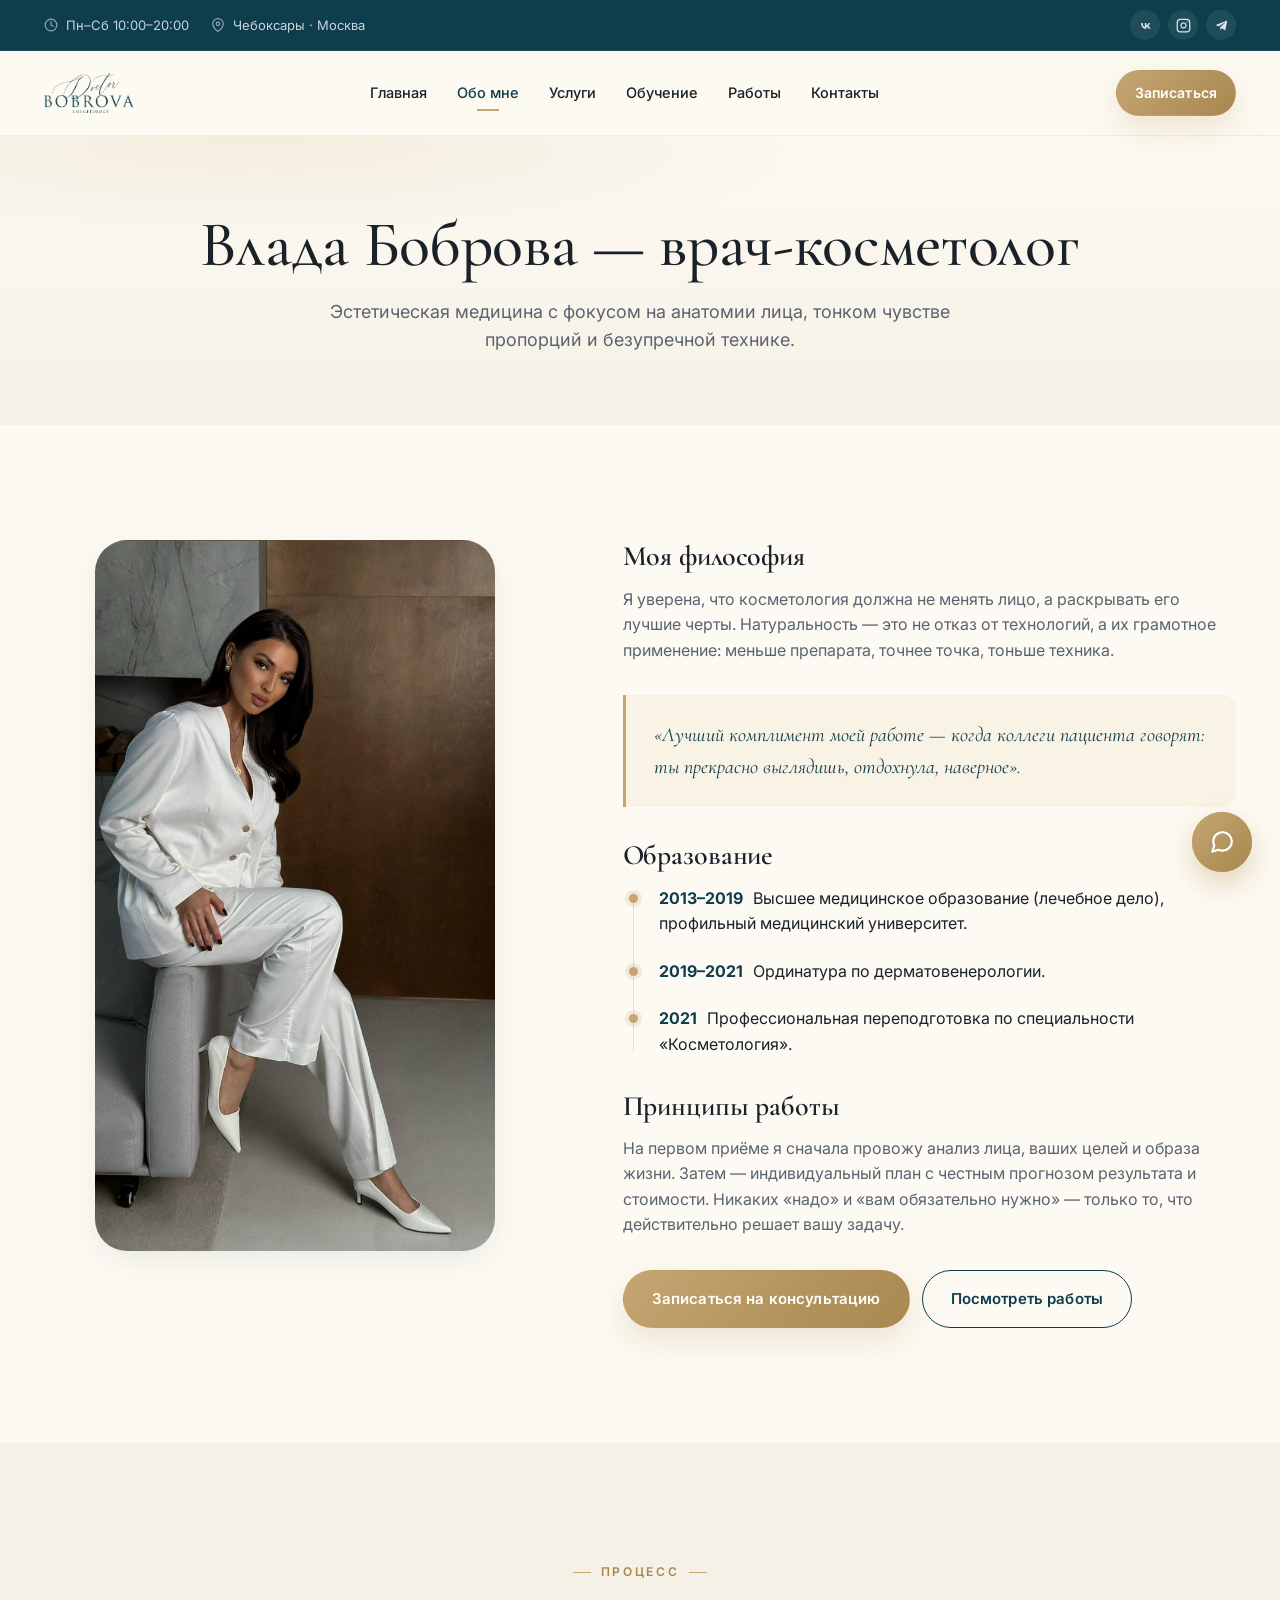
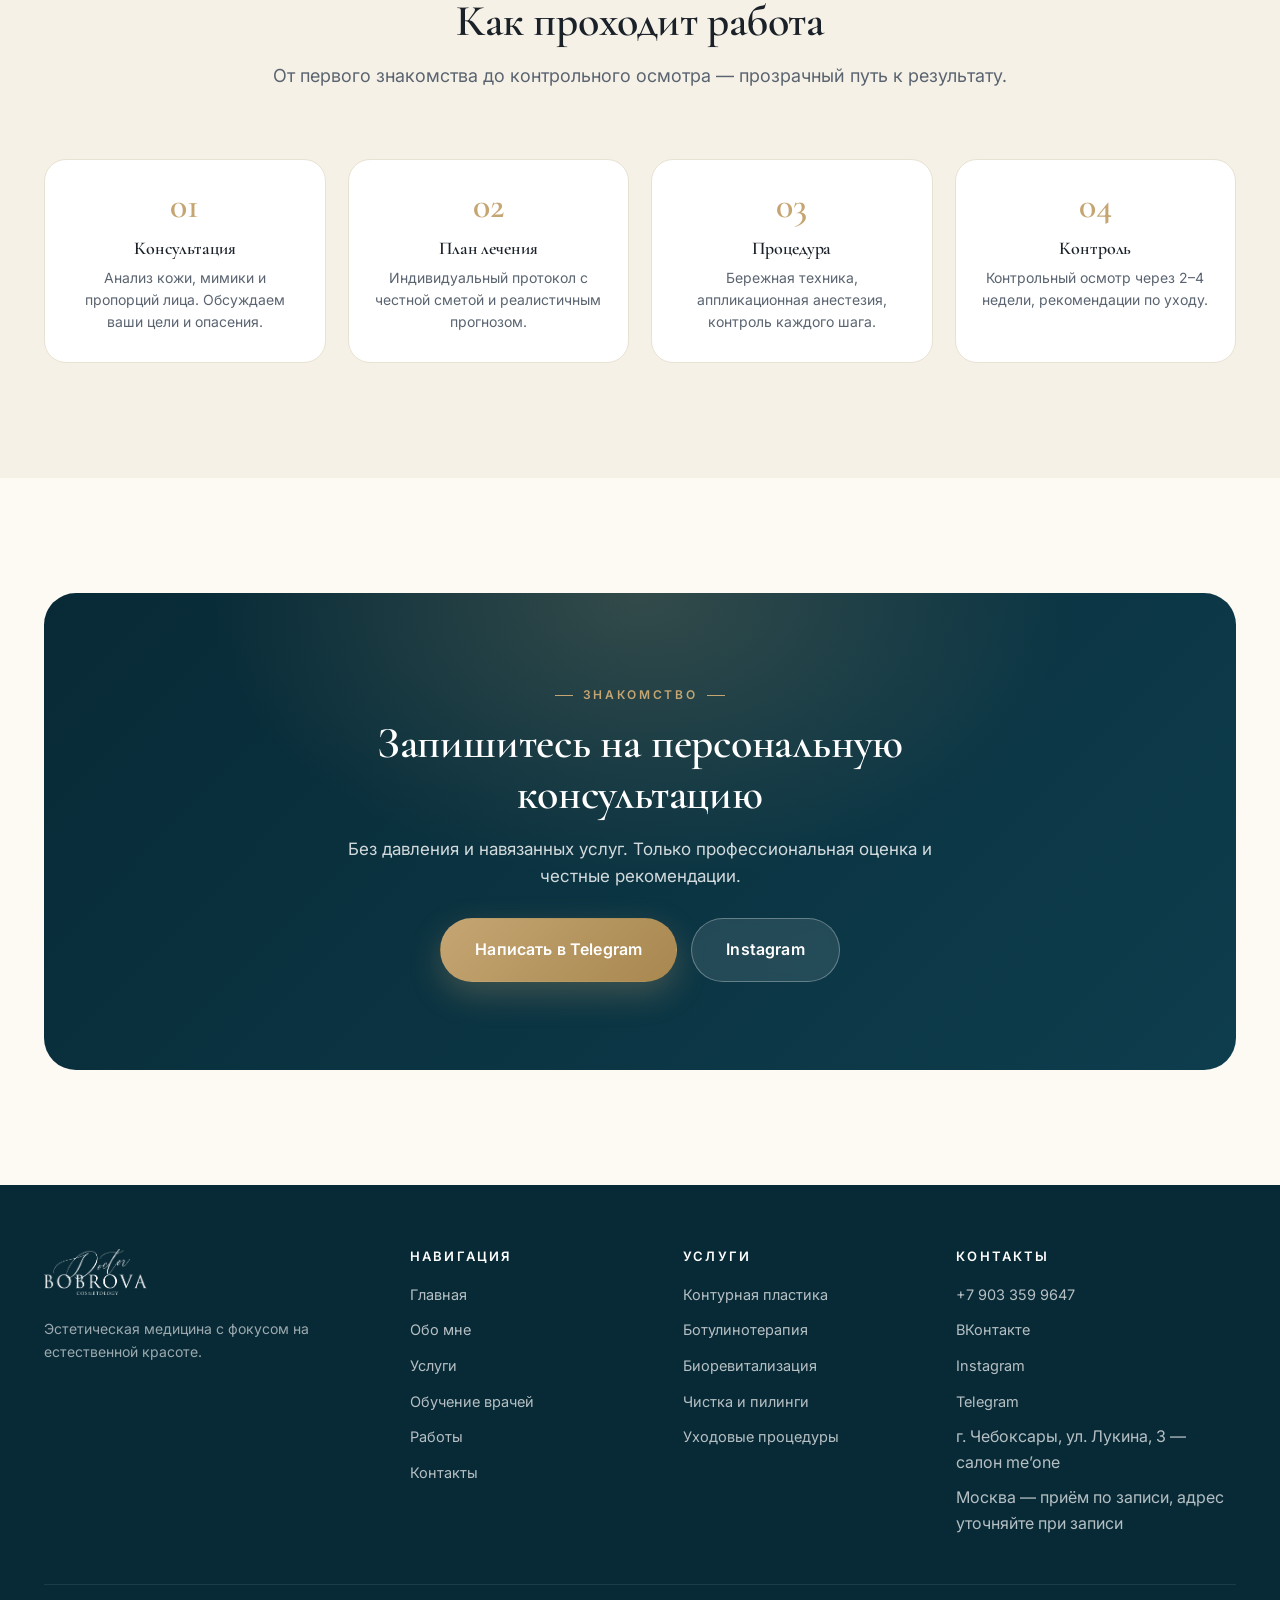
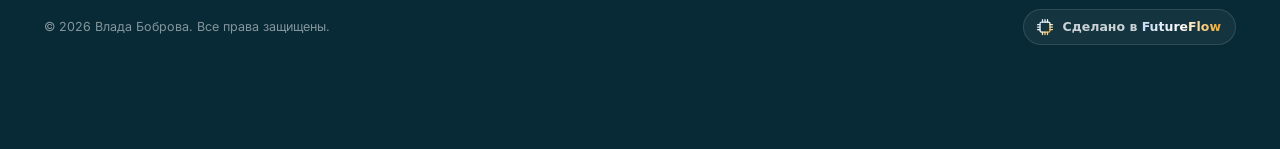
<file: about.html>
<!doctype html>
<html lang="ru">
<head>
  <meta charset="utf-8">
  <meta name="viewport" content="width=device-width, initial-scale=1, viewport-fit=cover">
  <meta name="theme-color" content="#0e3d4d">
  <title>Обо мне — Влада Боброва, врач-косметолог</title>
  <meta name="description" content="Биография, образование и опыт врача-косметолога Влады Бобровой. Подход к работе и принципы эстетической медицины.">

  <link rel="icon" href="assets/img/logo-mark.svg" type="image/svg+xml">
  <link rel="apple-touch-icon" href="assets/img/logo-mark.svg">
  <link rel="canonical" href="https://doctorbobrova.ru/about.html">

  <meta property="og:type" content="profile">
  <meta property="og:site_name" content="Влада Боброва — врач-косметолог">
  <meta property="og:title" content="Обо мне — Влада Боброва, врач-косметолог">
  <meta property="og:description" content="Биография, образование и опыт врача-косметолога Влады Бобровой. Подход к работе и принципы эстетической медицины.">
  <meta property="og:url" content="https://doctorbobrova.ru/about.html">
  <meta property="og:image" content="https://doctorbobrova.ru/assets/img/og-cover.png">
  <meta property="og:locale" content="ru_RU">
  <meta name="twitter:card" content="summary_large_image">

  <link rel="preconnect" href="https://fonts.googleapis.com">
  <link rel="preconnect" href="https://fonts.gstatic.com" crossorigin>
  <link href="https://fonts.googleapis.com/css2?family=Cormorant+Garamond:ital,wght@0,400;0,500;0,600;1,500&family=Inter:wght@400;500;600;700&display=swap" rel="stylesheet">
  <link rel="stylesheet" href="assets/css/styles.css">
</head>
<body>

<div class="topbar">
  <div class="container topbar__row">
    <div class="topbar__info">
      <span class="topbar__item"><svg viewBox="0 0 24 24" fill="none" stroke="currentColor" stroke-width="2" stroke-linecap="round" stroke-linejoin="round"><circle cx="12" cy="12" r="10"/><polyline points="12 6 12 12 16 14"/></svg><span data-cfg="hours">Пн–Сб 10:00–20:00</span></span>
      <span class="topbar__item"><svg viewBox="0 0 24 24" fill="none" stroke="currentColor" stroke-width="2" stroke-linecap="round" stroke-linejoin="round"><path d="M21 10c0 7-9 13-9 13S3 17 3 10a9 9 0 0 1 18 0z"/><circle cx="12" cy="10" r="3"/></svg><span data-cfg="addressShort">Чебоксары</span></span>
    </div>
    <div class="topbar__socials">
      <a data-href="vk" aria-label="ВКонтакте" target="_blank" rel="noopener"><svg viewBox="0 0 24 24" fill="currentColor"><path d="M13.16 17.3c-5.06 0-8.16-3.52-8.28-9.36h2.55c.08 4.29 2.02 6.12 3.5 6.49V7.94h2.43v3.65c1.45-.16 2.97-1.84 3.49-3.65h2.4c-.4 2.22-2.05 3.9-3.22 4.6 1.17.56 3.05 2.03 3.77 4.76h-2.64c-.56-1.78-1.95-3.16-3.8-3.35v3.35h-.39z"/></svg></a>
      <a data-href="instagram" aria-label="Instagram" target="_blank" rel="noopener"><svg viewBox="0 0 24 24" fill="none" stroke="currentColor" stroke-width="2" stroke-linecap="round" stroke-linejoin="round"><rect x="2" y="2" width="20" height="20" rx="5"/><path d="M16 11.37A4 4 0 1 1 12.63 8 4 4 0 0 1 16 11.37z"/><line x1="17.5" y1="6.5" x2="17.51" y2="6.5"/></svg></a>
      <a data-href="telegram" aria-label="Telegram" target="_blank" rel="noopener"><svg viewBox="0 0 24 24" fill="currentColor"><path d="M9.78 18.65l.28-4.23 7.68-6.92c.34-.31-.07-.46-.52-.19L7.74 13.3 3.64 12c-.88-.25-.89-.86.2-1.3l15.97-6.16c.73-.33 1.43.18 1.15 1.3l-2.72 12.81c-.19.91-.74 1.13-1.5.71L12.6 16.3l-1.99 1.93c-.23.23-.42.42-.83.42z"/></svg></a>
    </div>
  </div>
</div>

<header class="header">
  <div class="container header__row">
    <a class="brand" href="index.html" aria-label="Влада Боброва — главная">
      <img class="brand__logo" src="assets/img/logo-wordmark.png" alt="Doctor Bobrova Cosmetology — Влада Боброва, врач-косметолог" width="900" height="401">
      <span class="brand__text">
        <span class="brand__name" data-cfg="doctor.name">Влада Боброва</span>
        <span class="brand__title" data-cfg="doctor.title">Врач-косметолог</span>
      </span>
    </a>
    <nav class="nav" aria-label="Основная навигация">
      <a class="nav__link" href="index.html">Главная</a>
      <a class="nav__link" href="about.html">Обо мне</a>
      <a class="nav__link" href="services.html">Услуги</a>
      <a class="nav__link" href="index.html#training">Обучение</a>
      <a class="nav__link" href="portfolio.html">Работы</a>
      <a class="nav__link" href="contacts.html">Контакты</a>
    </nav>
    <div class="header__cta">
      <a class="btn btn--primary btn--sm" data-href="telegram" target="_blank" rel="noopener">Записаться</a>
      <button class="burger" aria-label="Открыть меню" aria-expanded="false"><svg viewBox="0 0 24 24" fill="none" stroke="currentColor" stroke-width="2" stroke-linecap="round" stroke-linejoin="round"><line x1="3" y1="6" x2="21" y2="6"/><line x1="3" y1="12" x2="21" y2="12"/><line x1="3" y1="18" x2="21" y2="18"/></svg></button>
    </div>
  </div>
</header>

<aside class="mobile-menu" aria-label="Мобильное меню">
  <a class="mobile-menu__link" href="index.html">Главная <svg viewBox="0 0 24 24" fill="none" stroke="currentColor" stroke-width="2" stroke-linecap="round" stroke-linejoin="round"><polyline points="9 18 15 12 9 6"/></svg></a>
  <a class="mobile-menu__link" href="about.html">Обо мне <svg viewBox="0 0 24 24" fill="none" stroke="currentColor" stroke-width="2" stroke-linecap="round" stroke-linejoin="round"><polyline points="9 18 15 12 9 6"/></svg></a>
  <a class="mobile-menu__link" href="services.html">Услуги <svg viewBox="0 0 24 24" fill="none" stroke="currentColor" stroke-width="2" stroke-linecap="round" stroke-linejoin="round"><polyline points="9 18 15 12 9 6"/></svg></a>
  <a class="mobile-menu__link" href="index.html#training">Обучение <svg viewBox="0 0 24 24" fill="none" stroke="currentColor" stroke-width="2" stroke-linecap="round" stroke-linejoin="round"><polyline points="9 18 15 12 9 6"/></svg></a>
  <a class="mobile-menu__link" href="portfolio.html">Работы <svg viewBox="0 0 24 24" fill="none" stroke="currentColor" stroke-width="2" stroke-linecap="round" stroke-linejoin="round"><polyline points="9 18 15 12 9 6"/></svg></a>
  <a class="mobile-menu__link" href="contacts.html">Контакты <svg viewBox="0 0 24 24" fill="none" stroke="currentColor" stroke-width="2" stroke-linecap="round" stroke-linejoin="round"><polyline points="9 18 15 12 9 6"/></svg></a>
  <div class="mobile-menu__actions">
    <a class="btn btn--primary" data-href="telegram" target="_blank" rel="noopener">Написать в Telegram</a>
    <a class="btn btn--ghost" data-href="instagram" target="_blank" rel="noopener">Instagram</a>
    <a class="btn btn--ghost" data-href="vk" target="_blank" rel="noopener">ВКонтакте</a>
  </div>
</aside>

<section class="page-hero">
  <div class="container container--narrow">
    <h1>Влада Боброва — врач-косметолог</h1>
    <p>Эстетическая медицина с фокусом на анатомии лица, тонком чувстве пропорций и безупречной технике.</p>
  </div>
</section>

<section class="section">
  <div class="container">
    <div class="about-bio">
      <div class="about-bio__photo reveal">
        <img src="assets/img/doctor/about.jpg" alt="Врач-косметолог Влада Боброва">
      </div>
      <div class="about-bio__content reveal reveal--delay-1">
        <h3>Моя философия</h3>
        <p>Я уверена, что косметология должна не менять лицо, а раскрывать его лучшие черты. Натуральность — это не отказ от технологий, а их грамотное применение: меньше препарата, точнее точка, тоньше техника.</p>
        <blockquote class="about-bio__quote">
          «Лучший комплимент моей работе — когда коллеги пациента говорят: ты прекрасно выглядишь, отдохнула, наверное».
        </blockquote>

        <h3>Образование</h3>
        <ul class="timeline">
          <li><span class="timeline__year">2013–2019</span>Высшее медицинское образование (лечебное дело), профильный медицинский университет.</li>
          <li><span class="timeline__year">2019–2021</span>Ординатура по дерматовенерологии.</li>
          <li><span class="timeline__year">2021</span>Профессиональная переподготовка по специальности «Косметология».</li>
        </ul>

        <h3>Принципы работы</h3>
        <p>На первом приёме я сначала провожу анализ лица, ваших целей и образа жизни. Затем — индивидуальный план с честным прогнозом результата и стоимости. Никаких «надо» и «вам обязательно нужно» — только то, что действительно решает вашу задачу.</p>

        <div style="margin-top: 32px; display: flex; flex-wrap: wrap; gap: 12px;">
          <a class="btn btn--primary" data-href="telegram" target="_blank" rel="noopener">Записаться на консультацию</a>
          <a class="btn btn--ghost" href="portfolio.html">Посмотреть работы</a>
        </div>
      </div>
    </div>
  </div>
</section>

<section class="section section--soft">
  <div class="container">
    <div class="section__head reveal">
      <span class="section__eyebrow">Процесс</span>
      <h2 class="section__title">Как проходит работа</h2>
      <p class="section__lead">От первого знакомства до контрольного осмотра — прозрачный путь к результату.</p>
    </div>
    <div class="process">
      <div class="process__step reveal">
        <h4>Консультация</h4>
        <p>Анализ кожи, мимики и пропорций лица. Обсуждаем ваши цели и опасения.</p>
      </div>
      <div class="process__step reveal reveal--delay-1">
        <h4>План лечения</h4>
        <p>Индивидуальный протокол с честной сметой и реалистичным прогнозом.</p>
      </div>
      <div class="process__step reveal reveal--delay-2">
        <h4>Процедура</h4>
        <p>Бережная техника, аппликационная анестезия, контроль каждого шага.</p>
      </div>
      <div class="process__step reveal reveal--delay-3">
        <h4>Контроль</h4>
        <p>Контрольный осмотр через 2–4 недели, рекомендации по уходу.</p>
      </div>
    </div>
  </div>
</section>

<section class="section">
  <div class="container">
    <div class="cta-banner reveal">
      <span class="section__eyebrow" style="color: var(--c-accent);">Знакомство</span>
      <h2>Запишитесь на персональную консультацию</h2>
      <p>Без давления и навязанных услуг. Только профессиональная оценка и честные рекомендации.</p>
      <div class="cta-banner__actions">
        <a class="btn btn--primary btn--lg" data-href="telegram" target="_blank" rel="noopener">Написать в Telegram</a>
        <a class="btn btn--light btn--lg" data-href="instagram" target="_blank" rel="noopener">Instagram</a>
      </div>
    </div>
  </div>
</section>

<footer class="footer">
  <div class="container">
    <div class="footer__grid">
      <div class="footer__brand">
        <a class="brand" href="index.html">
          <img class="brand__logo" src="assets/img/logo-wordmark.png" alt="Doctor Bobrova Cosmetology — Влада Боброва, врач-косметолог" width="900" height="401">
          <span class="brand__text">
            <span class="brand__name" data-cfg="doctor.name">Влада Боброва</span>
            <span class="brand__title" data-cfg="doctor.title">Врач-косметолог</span>
          </span>
        </a>
        <p>Эстетическая медицина с фокусом на естественной красоте.</p>
      </div>
      <div class="footer__col">
        <h4>Навигация</h4>
        <ul class="footer__list">
          <li><a href="index.html">Главная</a></li>
          <li><a href="about.html">Обо мне</a></li>
          <li><a href="services.html">Услуги</a></li>
          <li><a href="index.html#training">Обучение врачей</a></li>
          <li><a href="portfolio.html">Работы</a></li>
          <li><a href="contacts.html">Контакты</a></li>
        </ul>
      </div>
      <div class="footer__col">
        <h4>Услуги</h4>
        <ul class="footer__list">
          <li><a href="services.html#fillers">Контурная пластика</a></li>
          <li><a href="services.html#botox">Ботулинотерапия</a></li>
          <li><a href="services.html#bioreva">Биоревитализация</a></li>
          <li><a href="services.html#peels">Чистка и пилинги</a></li>
          <li><a href="services.html#care">Уходовые процедуры</a></li>
        </ul>
      </div>
      <div class="footer__col">
        <h4>Контакты</h4>
        <ul class="footer__list">
          <li><a data-href="phone"><span data-cfg="phone">+7 903 359 9647</span></a></li>
          <li><a data-href="vk" target="_blank" rel="noopener">ВКонтакте</a></li>
          <li><a data-href="instagram" target="_blank" rel="noopener">Instagram</a></li>
          <li><a data-href="telegram" target="_blank" rel="noopener">Telegram</a></li>
          <li><span data-cfg="addressCheb">г. Чебоксары, ул. Лукина, 3</span></li>
          <li><span data-cfg="addressMoscow">Москва — по записи</span></li>
        </ul>
      </div>
    </div>
    <div class="footer__bottom">
      <div>© <span data-year>2026</span> Влада Боброва. Все права защищены.</div>
      <a href="https://futureflow.ru" target="_blank" rel="noopener" aria-label="Сделано в FutureFlow"
         style="display:inline-flex;align-items:center;gap:8px;padding:7px 14px 7px 11px;border-radius:100px;background:rgba(255,255,255,.05);border:1px solid rgba(255,255,255,.12);color:rgba(255,255,255,.78);text-decoration:none;font:600 12.5px/1 system-ui,-apple-system,'Segoe UI',Roboto,Arial,sans-serif">
        <svg width="20" height="20" viewBox="0 0 32 32" fill="none" stroke="url(#ffGrad)" stroke-width="2" stroke-linecap="round" stroke-linejoin="round" aria-hidden="true">
          <defs><linearGradient id="ffGrad" x1="0" y1="0" x2="1" y2="1"><stop offset="0" stop-color="#c8dcf4"/><stop offset=".5" stop-color="#fff"/><stop offset="1" stop-color="#f5a623"/></linearGradient></defs>
          <rect x="8" y="8" width="16" height="16" rx="2.5"/>
          <path d="M12 8V4M16 8V4M20 8V4 M12 28V24M16 28V24M20 28V24 M8 12H4M8 16H4M8 20H4 M28 12H24M28 16H24M28 20H24"/>
        </svg>
        <span>Сделано в&nbsp;<span style="font-weight:700;background:linear-gradient(90deg,#c8dcf4,#fff 50%,#f5a623);-webkit-background-clip:text;background-clip:text;-webkit-text-fill-color:transparent;color:transparent">FutureFlow</span></span>
      </a>
    </div>
  </div>
</footer>

<div class="fab" data-fab>
  <div class="fab__menu">
    <a class="fab__item" data-href="telegram" target="_blank" rel="noopener"><svg viewBox="0 0 24 24" fill="currentColor"><path d="M9.78 18.65l.28-4.23 7.68-6.92c.34-.31-.07-.46-.52-.19L7.74 13.3 3.64 12c-.88-.25-.89-.86.2-1.3l15.97-6.16c.73-.33 1.43.18 1.15 1.3l-2.72 12.81c-.19.91-.74 1.13-1.5.71L12.6 16.3l-1.99 1.93c-.23.23-.42.42-.83.42z"/></svg>Telegram</a>
    <a class="fab__item" data-href="instagram" target="_blank" rel="noopener"><svg viewBox="0 0 24 24" fill="none" stroke="currentColor" stroke-width="2" stroke-linecap="round" stroke-linejoin="round"><rect x="2" y="2" width="20" height="20" rx="5"/><path d="M16 11.37A4 4 0 1 1 12.63 8 4 4 0 0 1 16 11.37z"/><line x1="17.5" y1="6.5" x2="17.51" y2="6.5"/></svg>Instagram</a>
    <a class="fab__item" data-href="vk" target="_blank" rel="noopener"><svg viewBox="0 0 24 24" fill="currentColor"><path d="M13.16 17.3c-5.06 0-8.16-3.52-8.28-9.36h2.55c.08 4.29 2.02 6.12 3.5 6.49V7.94h2.43v3.65c1.45-.16 2.97-1.84 3.49-3.65h2.4c-.4 2.22-2.05 3.9-3.22 4.6 1.17.56 3.05 2.03 3.77 4.76h-2.64c-.56-1.78-1.95-3.16-3.8-3.35v3.35h-.39z"/></svg>ВКонтакте</a>
  </div>
  <button class="fab__toggle" aria-label="Связаться с врачом" aria-expanded="false"><svg class="fab__icon fab__icon--chat" viewBox="0 0 24 24" fill="none" stroke="currentColor" stroke-width="2" stroke-linecap="round" stroke-linejoin="round"><path d="M21 11.5a8.38 8.38 0 0 1-.9 3.8 8.5 8.5 0 0 1-7.6 4.7 8.38 8.38 0 0 1-3.8-.9L3 21l1.9-5.7a8.38 8.38 0 0 1-.9-3.8 8.5 8.5 0 0 1 4.7-7.6 8.38 8.38 0 0 1 3.8-.9h.5a8.48 8.48 0 0 1 8 8v.5z"/></svg><svg class="fab__icon fab__icon--close" viewBox="0 0 24 24" fill="none" stroke="currentColor" stroke-width="2" stroke-linecap="round" stroke-linejoin="round"><line x1="18" y1="6" x2="6" y2="18"/><line x1="6" y1="6" x2="18" y2="18"/></svg></button>
</div>

<div class="sticky-cta">
  <a class="btn btn--ghost" data-href="instagram" target="_blank" rel="noopener">Instagram</a>
  <a class="btn btn--primary" data-href="telegram" target="_blank" rel="noopener">Telegram</a>
</div>

<div class="lightbox" id="lightbox" role="dialog" aria-modal="true" aria-label="Подробности кейса">
  <div class="lightbox__body"></div>
</div>

<script src="assets/js/config.js"></script>
<script src="assets/js/portfolio.js"></script>
<script src="assets/js/main.js"></script>
</body>
</html>
</file>
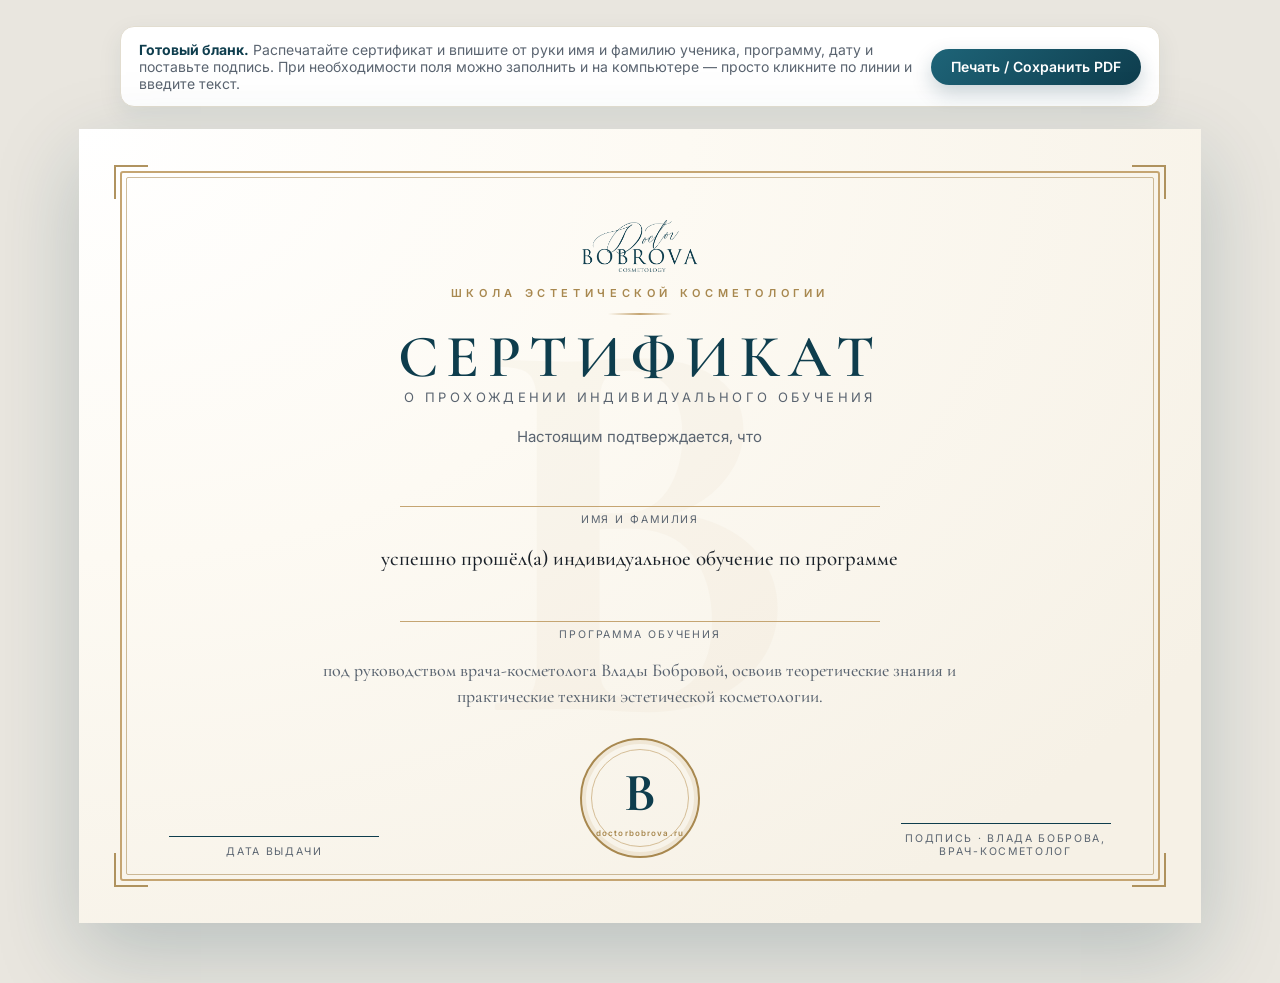
<file: certificate.html>
<!doctype html>
<html lang="ru">
<head>
  <meta charset="utf-8">
  <meta name="viewport" content="width=device-width, initial-scale=1">
  <title>Сертификат — Doctor Bobrova Cosmetology</title>
  <meta name="robots" content="noindex">
  <link rel="icon" href="assets/img/logo-mark.svg" type="image/svg+xml">
  <link rel="preconnect" href="https://fonts.googleapis.com">
  <link rel="preconnect" href="https://fonts.gstatic.com" crossorigin>
  <link href="https://fonts.googleapis.com/css2?family=Cormorant+Garamond:ital,wght@0,400;0,500;0,600;0,700;1,500;1,600&family=Inter:wght@400;500;600&display=swap" rel="stylesheet">
  <style>
    :root{
      --teal:#0e3d4d; --teal-dark:#082a36; --teal-soft:#1e6478;
      --gold:#c5a572; --gold-dark:#a8884f; --gold-soft:#e8d9b8; --gold-pale:#f3e5c2;
      --cream:#fdfaf3; --cream-soft:#f6f1e6; --ink:#1a2129; --muted:#5a6470;
      --display:'Cormorant Garamond',Georgia,'Times New Roman',serif;
      --body:'Inter',-apple-system,BlinkMacSystemFont,'Segoe UI',Roboto,Arial,sans-serif;
    }
    *{box-sizing:border-box;}
    html,body{margin:0;}
    body{
      font-family:var(--body);background:#e9e6df;color:var(--ink);
      display:flex;flex-direction:column;align-items:center;
      padding:26px 16px 60px;-webkit-font-smoothing:antialiased;
    }

    /* Панель-подсказка (не печатается) */
    .toolbar{
      width:100%;max-width:1040px;margin:0 auto 22px;
      background:#fff;border:1px solid #e2ddd0;border-radius:14px;
      padding:14px 18px;display:flex;gap:14px;align-items:center;flex-wrap:wrap;
      box-shadow:0 8px 24px rgba(14,61,77,.08);font-size:14px;color:var(--muted);
    }
    .toolbar strong{color:var(--teal);}
    .toolbar button{
      font:600 14px/1 var(--body);cursor:pointer;border:0;border-radius:100px;
      padding:11px 20px;color:#fff;
      background:linear-gradient(135deg,var(--teal-soft),var(--teal));
      box-shadow:0 8px 20px rgba(14,61,77,.22);
    }
    .toolbar button:hover{filter:brightness(1.07);}
    .toolbar .hint{flex:1;min-width:220px;}

    /* Лист A4 альбомный */
    .sheet{
      width:297mm;height:210mm;
      background:radial-gradient(120% 120% at 0% 0%, #ffffff 0%, var(--cream) 45%, var(--cream-soft) 100%);
      box-shadow:0 30px 80px rgba(14,61,77,.22);position:relative;overflow:hidden;
    }
    .frame{position:absolute;inset:11mm;border:2px solid var(--gold);border-radius:3px;}
    .frame::after{content:'';position:absolute;inset:4px;border:0.6px solid var(--gold-dark);opacity:.55;border-radius:2px;}
    .corner{position:absolute;width:34px;height:34px;border:0 solid var(--gold-dark);opacity:.9;}
    .corner.tl{top:11mm;left:11mm;border-top-width:2px;border-left-width:2px;margin:-6px 0 0 -6px;}
    .corner.tr{top:11mm;right:11mm;border-top-width:2px;border-right-width:2px;margin:-6px -6px 0 0;}
    .corner.bl{bottom:11mm;left:11mm;border-bottom-width:2px;border-left-width:2px;margin:0 0 -6px -6px;}
    .corner.br{bottom:11mm;right:11mm;border-bottom-width:2px;border-right-width:2px;margin:0 -6px -6px 0;}

    .watermark{
      position:absolute;inset:0;display:flex;align-items:center;justify-content:center;
      font-family:var(--display);font-weight:700;font-size:560px;line-height:1;
      color:var(--gold);opacity:.05;pointer-events:none;user-select:none;transform:translateY(6px);
    }

    .content{position:absolute;inset:11mm;display:flex;flex-direction:column;align-items:center;text-align:center;padding:13mm 22mm;}
    .logo{height:52px;width:auto;margin-bottom:4px;}
    .eyebrow{font-size:11px;letter-spacing:.42em;text-transform:uppercase;color:var(--gold-dark);font-weight:600;margin:10px 0 0;}
    .rule{width:64px;height:2px;background:linear-gradient(90deg,transparent,var(--gold),transparent);margin:13px 0 0;}
    .title{font-family:var(--display);font-weight:600;color:var(--teal);font-size:60px;line-height:1;letter-spacing:.14em;margin:12px 0 2px;}
    .subtitle{font-size:13px;letter-spacing:.26em;text-transform:uppercase;color:var(--muted);margin:0;}

    .lead{font-size:15px;color:var(--muted);margin:22px 0 0;}

    /* Поля для заполнения от руки */
    .field{
      border-bottom:1.4px solid var(--gold);
      min-height:1.25em;min-width:55%;max-width:80%;
      outline:none;padding:2px 18px 6px;
      font-family:var(--display);color:var(--teal-dark);font-weight:600;
    }
    .field--name{font-size:40px;line-height:1.1;margin-top:8px;}
    .field--program{font-size:26px;line-height:1.25;margin-top:6px;}
    .cap{font-size:10.5px;letter-spacing:.18em;text-transform:uppercase;color:var(--muted);margin-top:6px;}

    .body{font-family:var(--display);font-size:21px;line-height:1.45;color:var(--ink);max-width:720px;margin:16px 0 0;font-weight:500;}

    /* Низ: дата · печать · подпись (вписываются от руки) */
    .footer{position:absolute;left:24mm;right:24mm;bottom:17mm;display:flex;align-items:flex-end;justify-content:space-between;gap:24px;}
    .sign{display:flex;flex-direction:column;align-items:center;width:210px;}
    .sign__line{width:100%;min-height:30px;border-bottom:1.2px solid var(--teal);outline:none;}
    .sign__cap{font-size:10.5px;letter-spacing:.16em;text-transform:uppercase;color:var(--muted);margin-top:8px;text-align:center;}

    /* Печать */
    .seal{position:relative;width:120px;height:120px;flex-shrink:0;}
    .seal__ring{position:absolute;inset:0;border-radius:50%;border:2px solid var(--gold-dark);box-shadow:inset 0 0 0 4px rgba(197,165,114,.18);}
    .seal__ring2{position:absolute;inset:11px;border-radius:50%;border:1px solid var(--gold);opacity:.7;}
    .seal__mono{position:absolute;inset:0;display:flex;align-items:center;justify-content:center;font-family:var(--display);font-weight:700;font-size:54px;color:var(--teal);transform:translateY(-6px);}
    .seal__txt{position:absolute;left:0;right:0;bottom:20px;text-align:center;font-size:8px;letter-spacing:.14em;text-transform:lowercase;color:var(--gold-dark);font-weight:600;}

    @media print{
      @page{size:A4 landscape;margin:0;}
      html,body{background:#fff;padding:0;margin:0;}
      .toolbar{display:none;}
      .sheet{box-shadow:none;width:297mm;height:210mm;}
    }
    @media (max-width:1100px){ .sheet{transform:scale(.62);transform-origin:top center;margin-bottom:-300px;} }
    @media (max-width:680px){ .sheet{transform:scale(.34);margin-bottom:-560px;} }
  </style>
</head>
<body>

  <div class="toolbar">
    <div class="hint"><strong>Готовый бланк.</strong> Распечатайте сертификат и впишите от руки имя и фамилию ученика, программу, дату и поставьте подпись. При необходимости поля можно заполнить и на компьютере — просто кликните по линии и введите текст.</div>
    <button onclick="window.print()">Печать / Сохранить PDF</button>
  </div>

  <div class="sheet">
    <div class="watermark">B</div>
    <div class="frame"></div>
    <span class="corner tl"></span><span class="corner tr"></span>
    <span class="corner bl"></span><span class="corner br"></span>

    <div class="content">
      <img class="logo" src="assets/img/logo-wordmark.png" alt="Doctor Bobrova Cosmetology">
      <div class="eyebrow">Школа эстетической косметологии</div>
      <div class="rule"></div>

      <h1 class="title">СЕРТИФИКАТ</h1>
      <p class="subtitle">о прохождении индивидуального обучения</p>

      <p class="lead">Настоящим подтверждается, что</p>
      <div class="field field--name" contenteditable="true"></div>
      <div class="cap">Имя и фамилия</div>

      <p class="body" style="margin-top:18px">успешно прошёл(а) индивидуальное обучение по программе</p>
      <div class="field field--program" contenteditable="true"></div>
      <div class="cap">Программа обучения</div>

      <p class="body" style="font-size:18px;color:var(--muted);margin-top:16px">
        под руководством врача-косметолога Влады Бобровой, освоив теоретические
        знания и практические техники эстетической косметологии.
      </p>
    </div>

    <div class="footer">
      <div class="sign">
        <div class="sign__line" contenteditable="true"></div>
        <div class="sign__cap">Дата выдачи</div>
      </div>

      <div class="seal" aria-hidden="true">
        <div class="seal__ring"></div>
        <div class="seal__ring2"></div>
        <div class="seal__mono">B</div>
        <div class="seal__txt">doctorbobrova.ru</div>
      </div>

      <div class="sign">
        <div class="sign__line" contenteditable="true"></div>
        <div class="sign__cap">Подпись · Влада Боброва, врач-косметолог</div>
      </div>
    </div>
  </div>

</body>
</html>
</file>
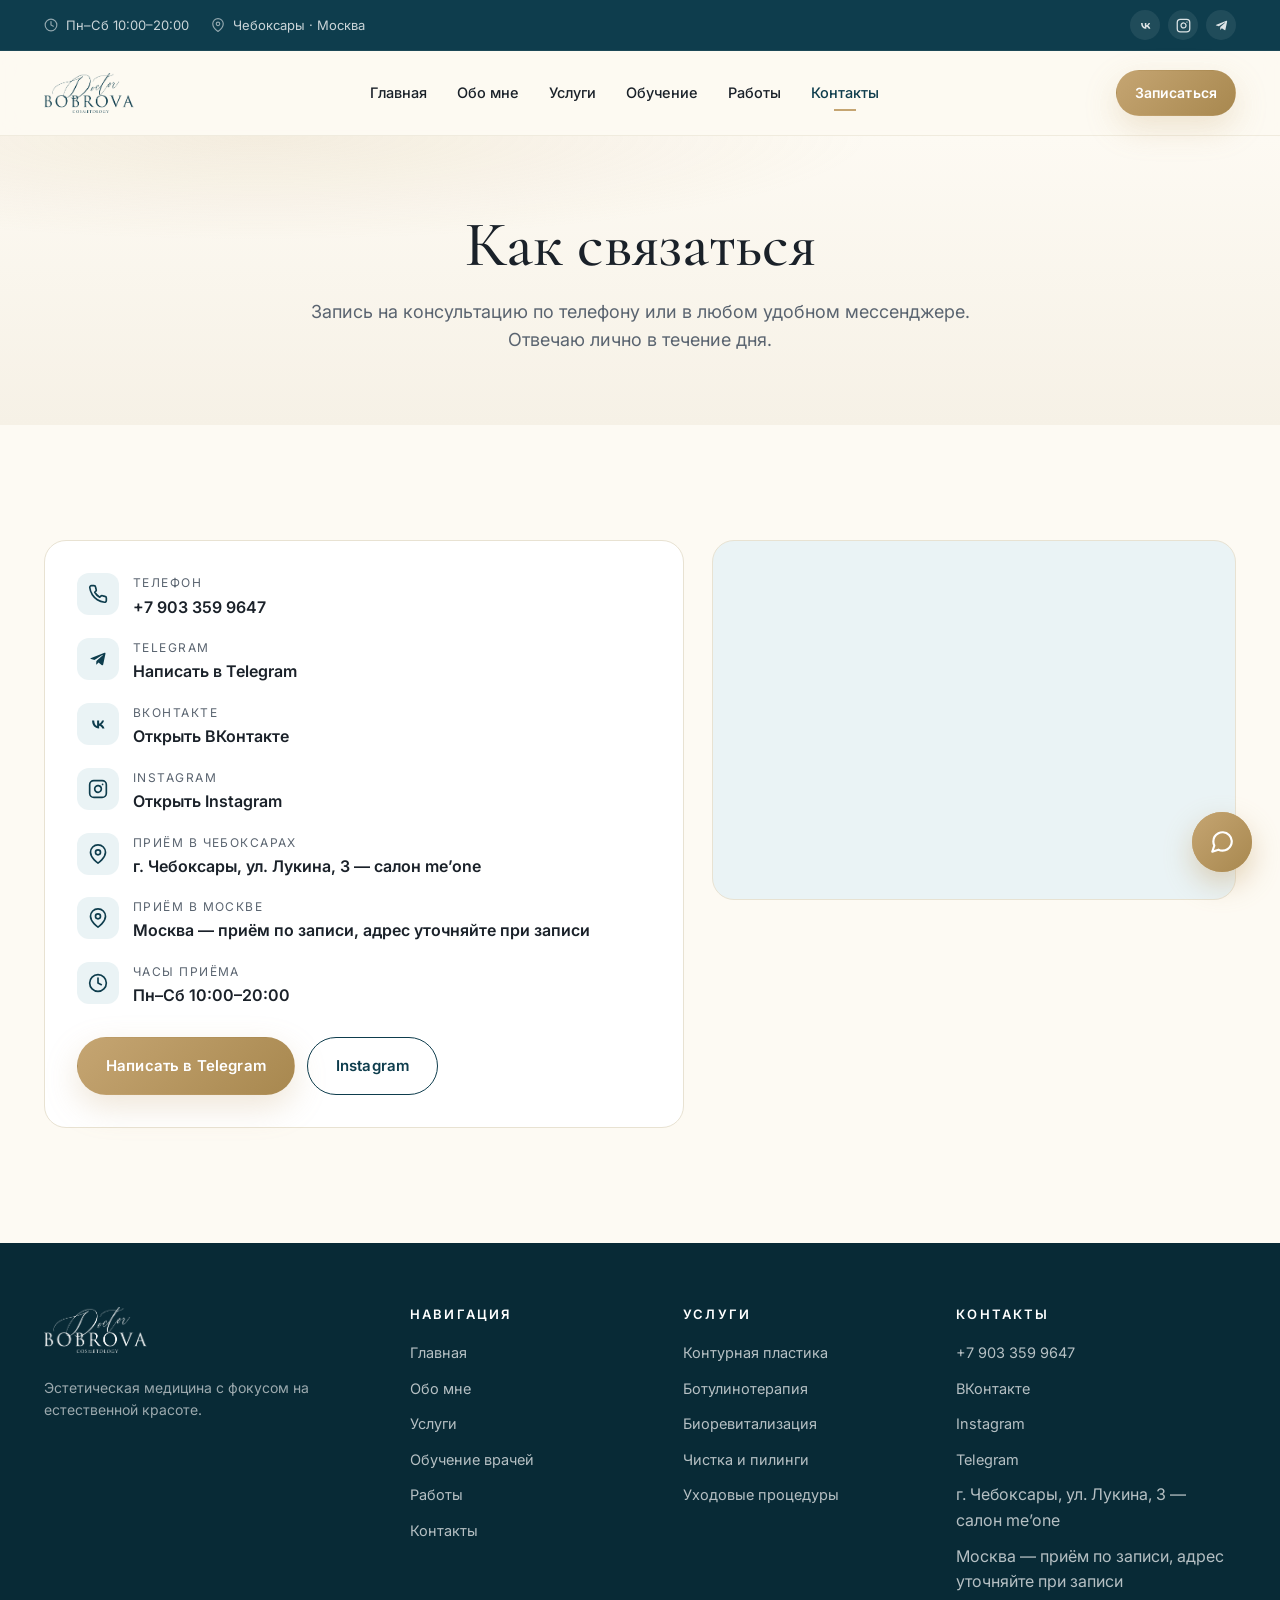
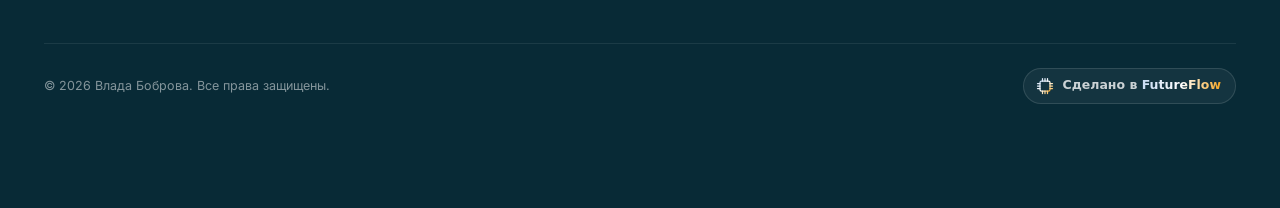
<file: contacts.html>
<!doctype html>
<html lang="ru">
<head>
  <meta charset="utf-8">
  <meta name="viewport" content="width=device-width, initial-scale=1, viewport-fit=cover">
  <meta name="theme-color" content="#0e3d4d">
  <title>Контакты — Влада Боброва, врач-косметолог</title>
  <meta name="description" content="Как записаться к врачу-косметологу Владе Бобровой. Телефон, Telegram, Instagram, ВКонтакте, адрес и часы приёма.">

  <link rel="icon" href="assets/img/logo-mark.svg" type="image/svg+xml">
  <link rel="apple-touch-icon" href="assets/img/logo-mark.svg">
  <link rel="canonical" href="https://doctorbobrova.ru/contacts.html">

  <meta property="og:type" content="website">
  <meta property="og:site_name" content="Влада Боброва — врач-косметолог">
  <meta property="og:title" content="Контакты — Влада Боброва, врач-косметолог">
  <meta property="og:description" content="Как записаться к врачу-косметологу Владе Бобровой. Телефон, Telegram, Instagram, ВКонтакте, адрес и часы приёма.">
  <meta property="og:url" content="https://doctorbobrova.ru/contacts.html">
  <meta property="og:image" content="https://doctorbobrova.ru/assets/img/og-cover.png">
  <meta property="og:locale" content="ru_RU">
  <meta name="twitter:card" content="summary_large_image">

  <link rel="preconnect" href="https://fonts.googleapis.com">
  <link rel="preconnect" href="https://fonts.gstatic.com" crossorigin>
  <link href="https://fonts.googleapis.com/css2?family=Cormorant+Garamond:ital,wght@0,400;0,500;0,600;1,500&family=Inter:wght@400;500;600;700&display=swap" rel="stylesheet">
  <link rel="stylesheet" href="assets/css/styles.css">
</head>
<body>

<div class="topbar">
  <div class="container topbar__row">
    <div class="topbar__info">
      <span class="topbar__item"><svg viewBox="0 0 24 24" fill="none" stroke="currentColor" stroke-width="2" stroke-linecap="round" stroke-linejoin="round"><circle cx="12" cy="12" r="10"/><polyline points="12 6 12 12 16 14"/></svg><span data-cfg="hours">Пн–Сб 10:00–20:00</span></span>
      <span class="topbar__item"><svg viewBox="0 0 24 24" fill="none" stroke="currentColor" stroke-width="2" stroke-linecap="round" stroke-linejoin="round"><path d="M21 10c0 7-9 13-9 13S3 17 3 10a9 9 0 0 1 18 0z"/><circle cx="12" cy="10" r="3"/></svg><span data-cfg="addressShort">Чебоксары</span></span>
    </div>
    <div class="topbar__socials">
      <a data-href="vk" aria-label="ВКонтакте" target="_blank" rel="noopener"><svg viewBox="0 0 24 24" fill="currentColor"><path d="M13.16 17.3c-5.06 0-8.16-3.52-8.28-9.36h2.55c.08 4.29 2.02 6.12 3.5 6.49V7.94h2.43v3.65c1.45-.16 2.97-1.84 3.49-3.65h2.4c-.4 2.22-2.05 3.9-3.22 4.6 1.17.56 3.05 2.03 3.77 4.76h-2.64c-.56-1.78-1.95-3.16-3.8-3.35v3.35h-.39z"/></svg></a>
      <a data-href="instagram" aria-label="Instagram" target="_blank" rel="noopener"><svg viewBox="0 0 24 24" fill="none" stroke="currentColor" stroke-width="2" stroke-linecap="round" stroke-linejoin="round"><rect x="2" y="2" width="20" height="20" rx="5"/><path d="M16 11.37A4 4 0 1 1 12.63 8 4 4 0 0 1 16 11.37z"/><line x1="17.5" y1="6.5" x2="17.51" y2="6.5"/></svg></a>
      <a data-href="telegram" aria-label="Telegram" target="_blank" rel="noopener"><svg viewBox="0 0 24 24" fill="currentColor"><path d="M9.78 18.65l.28-4.23 7.68-6.92c.34-.31-.07-.46-.52-.19L7.74 13.3 3.64 12c-.88-.25-.89-.86.2-1.3l15.97-6.16c.73-.33 1.43.18 1.15 1.3l-2.72 12.81c-.19.91-.74 1.13-1.5.71L12.6 16.3l-1.99 1.93c-.23.23-.42.42-.83.42z"/></svg></a>
    </div>
  </div>
</div>

<header class="header">
  <div class="container header__row">
    <a class="brand" href="index.html" aria-label="Влада Боброва — главная">
      <img class="brand__logo" src="assets/img/logo-wordmark.png" alt="Doctor Bobrova Cosmetology — Влада Боброва, врач-косметолог" width="900" height="401">
      <span class="brand__text"><span class="brand__name" data-cfg="doctor.name">Влада Боброва</span><span class="brand__title" data-cfg="doctor.title">Врач-косметолог</span></span>
    </a>
    <nav class="nav"><a class="nav__link" href="index.html">Главная</a><a class="nav__link" href="about.html">Обо мне</a><a class="nav__link" href="services.html">Услуги</a><a class="nav__link" href="index.html#training">Обучение</a><a class="nav__link" href="portfolio.html">Работы</a><a class="nav__link" href="contacts.html">Контакты</a></nav>
    <div class="header__cta">
      <a class="btn btn--primary btn--sm" data-href="telegram" target="_blank" rel="noopener">Записаться</a>
      <button class="burger" aria-label="Открыть меню" aria-expanded="false"><svg viewBox="0 0 24 24" fill="none" stroke="currentColor" stroke-width="2" stroke-linecap="round" stroke-linejoin="round"><line x1="3" y1="6" x2="21" y2="6"/><line x1="3" y1="12" x2="21" y2="12"/><line x1="3" y1="18" x2="21" y2="18"/></svg></button>
    </div>
  </div>
</header>

<aside class="mobile-menu" aria-label="Мобильное меню">
  <a class="mobile-menu__link" href="index.html">Главная <svg viewBox="0 0 24 24" fill="none" stroke="currentColor" stroke-width="2" stroke-linecap="round" stroke-linejoin="round"><polyline points="9 18 15 12 9 6"/></svg></a>
  <a class="mobile-menu__link" href="about.html">Обо мне <svg viewBox="0 0 24 24" fill="none" stroke="currentColor" stroke-width="2" stroke-linecap="round" stroke-linejoin="round"><polyline points="9 18 15 12 9 6"/></svg></a>
  <a class="mobile-menu__link" href="services.html">Услуги <svg viewBox="0 0 24 24" fill="none" stroke="currentColor" stroke-width="2" stroke-linecap="round" stroke-linejoin="round"><polyline points="9 18 15 12 9 6"/></svg></a>
  <a class="mobile-menu__link" href="index.html#training">Обучение <svg viewBox="0 0 24 24" fill="none" stroke="currentColor" stroke-width="2" stroke-linecap="round" stroke-linejoin="round"><polyline points="9 18 15 12 9 6"/></svg></a>
  <a class="mobile-menu__link" href="portfolio.html">Работы <svg viewBox="0 0 24 24" fill="none" stroke="currentColor" stroke-width="2" stroke-linecap="round" stroke-linejoin="round"><polyline points="9 18 15 12 9 6"/></svg></a>
  <a class="mobile-menu__link" href="contacts.html">Контакты <svg viewBox="0 0 24 24" fill="none" stroke="currentColor" stroke-width="2" stroke-linecap="round" stroke-linejoin="round"><polyline points="9 18 15 12 9 6"/></svg></a>
  <div class="mobile-menu__actions">
    <a class="btn btn--primary" data-href="telegram" target="_blank" rel="noopener">Написать в Telegram</a>
    <a class="btn btn--ghost" data-href="instagram" target="_blank" rel="noopener">Instagram</a>
    <a class="btn btn--ghost" data-href="vk" target="_blank" rel="noopener">ВКонтакте</a>
  </div>
</aside>

<section class="page-hero">
  <div class="container container--narrow">
    <h1>Как связаться</h1>
    <p>Запись на консультацию по телефону или в любом удобном мессенджере. Отвечаю лично в течение дня.</p>
  </div>
</section>

<section class="section">
  <div class="container">
    <div class="contact-grid">
      <div class="contact-card reveal">
        <ul class="contact-list">
          <li>
            <span class="contact-list__icon"><svg viewBox="0 0 24 24" fill="none" stroke="currentColor" stroke-width="2" stroke-linecap="round" stroke-linejoin="round"><path d="M22 16.92v3a2 2 0 0 1-2.18 2 19.79 19.79 0 0 1-8.63-3.07 19.5 19.5 0 0 1-6-6 19.79 19.79 0 0 1-3.07-8.67A2 2 0 0 1 4.11 2h3a2 2 0 0 1 2 1.72 12.84 12.84 0 0 0 .7 2.81 2 2 0 0 1-.45 2.11L8.09 9.91a16 16 0 0 0 6 6l1.27-1.27a2 2 0 0 1 2.11-.45 12.84 12.84 0 0 0 2.81.7A2 2 0 0 1 22 16.92z"/></svg></span>
            <div>
              <div class="contact-list__label">Телефон</div>
              <div class="contact-list__value"><a data-href="phone"><span data-cfg="phone">+7 903 359 9647</span></a></div>
            </div>
          </li>
          <li>
            <span class="contact-list__icon"><svg viewBox="0 0 24 24" fill="currentColor"><path d="M9.78 18.65l.28-4.23 7.68-6.92c.34-.31-.07-.46-.52-.19L7.74 13.3 3.64 12c-.88-.25-.89-.86.2-1.3l15.97-6.16c.73-.33 1.43.18 1.15 1.3l-2.72 12.81c-.19.91-.74 1.13-1.5.71L12.6 16.3l-1.99 1.93c-.23.23-.42.42-.83.42z"/></svg></span>
            <div>
              <div class="contact-list__label">Telegram</div>
              <div class="contact-list__value"><a data-href="telegram" target="_blank" rel="noopener">Написать в Telegram</a></div>
            </div>
          </li>
          <li>
            <span class="contact-list__icon"><svg viewBox="0 0 24 24" fill="currentColor"><path d="M13.16 17.3c-5.06 0-8.16-3.52-8.28-9.36h2.55c.08 4.29 2.02 6.12 3.5 6.49V7.94h2.43v3.65c1.45-.16 2.97-1.84 3.49-3.65h2.4c-.4 2.22-2.05 3.9-3.22 4.6 1.17.56 3.05 2.03 3.77 4.76h-2.64c-.56-1.78-1.95-3.16-3.8-3.35v3.35h-.39z"/></svg></span>
            <div>
              <div class="contact-list__label">ВКонтакте</div>
              <div class="contact-list__value"><a data-href="vk" target="_blank" rel="noopener">Открыть ВКонтакте</a></div>
            </div>
          </li>
          <li>
            <span class="contact-list__icon"><svg viewBox="0 0 24 24" fill="none" stroke="currentColor" stroke-width="2" stroke-linecap="round" stroke-linejoin="round"><rect x="2" y="2" width="20" height="20" rx="5"/><path d="M16 11.37A4 4 0 1 1 12.63 8 4 4 0 0 1 16 11.37z"/><line x1="17.5" y1="6.5" x2="17.51" y2="6.5"/></svg></span>
            <div>
              <div class="contact-list__label">Instagram</div>
              <div class="contact-list__value"><a data-href="instagram" target="_blank" rel="noopener">Открыть Instagram</a></div>
            </div>
          </li>
          <li>
            <span class="contact-list__icon"><svg viewBox="0 0 24 24" fill="none" stroke="currentColor" stroke-width="2" stroke-linecap="round" stroke-linejoin="round"><path d="M21 10c0 7-9 13-9 13S3 17 3 10a9 9 0 0 1 18 0z"/><circle cx="12" cy="10" r="3"/></svg></span>
            <div>
              <div class="contact-list__label">Приём в Чебоксарах</div>
              <div class="contact-list__value" data-cfg="addressCheb">г. Чебоксары, ул. Лукина, 3 — салон me’one</div>
            </div>
          </li>
          <li>
            <span class="contact-list__icon"><svg viewBox="0 0 24 24" fill="none" stroke="currentColor" stroke-width="2" stroke-linecap="round" stroke-linejoin="round"><path d="M21 10c0 7-9 13-9 13S3 17 3 10a9 9 0 0 1 18 0z"/><circle cx="12" cy="10" r="3"/></svg></span>
            <div>
              <div class="contact-list__label">Приём в Москве</div>
              <div class="contact-list__value" data-cfg="addressMoscow">Москва — приём по записи, адрес уточняйте при записи</div>
            </div>
          </li>
          <li>
            <span class="contact-list__icon"><svg viewBox="0 0 24 24" fill="none" stroke="currentColor" stroke-width="2" stroke-linecap="round" stroke-linejoin="round"><circle cx="12" cy="12" r="10"/><polyline points="12 6 12 12 16 14"/></svg></span>
            <div>
              <div class="contact-list__label">Часы приёма</div>
              <div class="contact-list__value" data-cfg="hours">Пн–Сб 10:00–20:00</div>
            </div>
          </li>
        </ul>
        <div style="margin-top: 28px; display: flex; flex-wrap: wrap; gap: 12px;">
          <a class="btn btn--primary" data-href="telegram" target="_blank" rel="noopener">Написать в Telegram</a>
          <a class="btn btn--ghost" data-href="instagram" target="_blank" rel="noopener">Instagram</a>
        </div>
      </div>
      <div class="map-wrap reveal reveal--delay-1">
        <iframe id="map-frame" loading="lazy" referrerpolicy="no-referrer-when-downgrade" title="Карта расположения"></iframe>
      </div>
    </div>
  </div>
</section>

<footer class="footer">
  <div class="container">
    <div class="footer__grid">
      <div class="footer__brand">
        <a class="brand" href="index.html">
          <img class="brand__logo" src="assets/img/logo-wordmark.png" alt="Doctor Bobrova Cosmetology — Влада Боброва, врач-косметолог" width="900" height="401">
          <span class="brand__text"><span class="brand__name" data-cfg="doctor.name">Влада Боброва</span><span class="brand__title" data-cfg="doctor.title">Врач-косметолог</span></span>
        </a>
        <p>Эстетическая медицина с фокусом на естественной красоте.</p>
      </div>
      <div class="footer__col"><h4>Навигация</h4><ul class="footer__list"><li><a href="index.html">Главная</a></li><li><a href="about.html">Обо мне</a></li><li><a href="services.html">Услуги</a></li><li><a href="index.html#training">Обучение врачей</a></li><li><a href="portfolio.html">Работы</a></li><li><a href="contacts.html">Контакты</a></li></ul></div>
      <div class="footer__col"><h4>Услуги</h4><ul class="footer__list"><li><a href="services.html#fillers">Контурная пластика</a></li><li><a href="services.html#botox">Ботулинотерапия</a></li><li><a href="services.html#bioreva">Биоревитализация</a></li><li><a href="services.html#peels">Чистка и пилинги</a></li><li><a href="services.html#care">Уходовые процедуры</a></li></ul></div>
      <div class="footer__col"><h4>Контакты</h4><ul class="footer__list"><li><a data-href="phone"><span data-cfg="phone">+7 903 359 9647</span></a></li><li><a data-href="vk" target="_blank" rel="noopener">ВКонтакте</a></li><li><a data-href="instagram" target="_blank" rel="noopener">Instagram</a></li><li><a data-href="telegram" target="_blank" rel="noopener">Telegram</a></li><li><span data-cfg="addressCheb">г. Чебоксары, ул. Лукина, 3</span></li><li><span data-cfg="addressMoscow">Москва — по записи</span></li></ul></div>
    </div>
    <div class="footer__bottom">
      <div>© <span data-year>2026</span> Влада Боброва. Все права защищены.</div>
      <a href="https://futureflow.ru" target="_blank" rel="noopener" aria-label="Сделано в FutureFlow"
         style="display:inline-flex;align-items:center;gap:8px;padding:7px 14px 7px 11px;border-radius:100px;background:rgba(255,255,255,.05);border:1px solid rgba(255,255,255,.12);color:rgba(255,255,255,.78);text-decoration:none;font:600 12.5px/1 system-ui,-apple-system,'Segoe UI',Roboto,Arial,sans-serif">
        <svg width="20" height="20" viewBox="0 0 32 32" fill="none" stroke="url(#ffGrad)" stroke-width="2" stroke-linecap="round" stroke-linejoin="round" aria-hidden="true">
          <defs><linearGradient id="ffGrad" x1="0" y1="0" x2="1" y2="1"><stop offset="0" stop-color="#c8dcf4"/><stop offset=".5" stop-color="#fff"/><stop offset="1" stop-color="#f5a623"/></linearGradient></defs>
          <rect x="8" y="8" width="16" height="16" rx="2.5"/>
          <path d="M12 8V4M16 8V4M20 8V4 M12 28V24M16 28V24M20 28V24 M8 12H4M8 16H4M8 20H4 M28 12H24M28 16H24M28 20H24"/>
        </svg>
        <span>Сделано в&nbsp;<span style="font-weight:700;background:linear-gradient(90deg,#c8dcf4,#fff 50%,#f5a623);-webkit-background-clip:text;background-clip:text;-webkit-text-fill-color:transparent;color:transparent">FutureFlow</span></span>
      </a>
    </div>
  </div>
</footer>

<div class="fab" data-fab>
  <div class="fab__menu">
    <a class="fab__item" data-href="telegram" target="_blank" rel="noopener"><svg viewBox="0 0 24 24" fill="currentColor"><path d="M9.78 18.65l.28-4.23 7.68-6.92c.34-.31-.07-.46-.52-.19L7.74 13.3 3.64 12c-.88-.25-.89-.86.2-1.3l15.97-6.16c.73-.33 1.43.18 1.15 1.3l-2.72 12.81c-.19.91-.74 1.13-1.5.71L12.6 16.3l-1.99 1.93c-.23.23-.42.42-.83.42z"/></svg>Telegram</a>
    <a class="fab__item" data-href="instagram" target="_blank" rel="noopener"><svg viewBox="0 0 24 24" fill="none" stroke="currentColor" stroke-width="2" stroke-linecap="round" stroke-linejoin="round"><rect x="2" y="2" width="20" height="20" rx="5"/><path d="M16 11.37A4 4 0 1 1 12.63 8 4 4 0 0 1 16 11.37z"/><line x1="17.5" y1="6.5" x2="17.51" y2="6.5"/></svg>Instagram</a>
    <a class="fab__item" data-href="vk" target="_blank" rel="noopener"><svg viewBox="0 0 24 24" fill="currentColor"><path d="M13.16 17.3c-5.06 0-8.16-3.52-8.28-9.36h2.55c.08 4.29 2.02 6.12 3.5 6.49V7.94h2.43v3.65c1.45-.16 2.97-1.84 3.49-3.65h2.4c-.4 2.22-2.05 3.9-3.22 4.6 1.17.56 3.05 2.03 3.77 4.76h-2.64c-.56-1.78-1.95-3.16-3.8-3.35v3.35h-.39z"/></svg>ВКонтакте</a>
  </div>
  <button class="fab__toggle" aria-label="Связаться с врачом" aria-expanded="false"><svg class="fab__icon fab__icon--chat" viewBox="0 0 24 24" fill="none" stroke="currentColor" stroke-width="2" stroke-linecap="round" stroke-linejoin="round"><path d="M21 11.5a8.38 8.38 0 0 1-.9 3.8 8.5 8.5 0 0 1-7.6 4.7 8.38 8.38 0 0 1-3.8-.9L3 21l1.9-5.7a8.38 8.38 0 0 1-.9-3.8 8.5 8.5 0 0 1 4.7-7.6 8.38 8.38 0 0 1 3.8-.9h.5a8.48 8.48 0 0 1 8 8v.5z"/></svg><svg class="fab__icon fab__icon--close" viewBox="0 0 24 24" fill="none" stroke="currentColor" stroke-width="2" stroke-linecap="round" stroke-linejoin="round"><line x1="18" y1="6" x2="6" y2="18"/><line x1="6" y1="6" x2="18" y2="18"/></svg></button>
</div>

<div class="sticky-cta">
  <a class="btn btn--ghost" data-href="instagram" target="_blank" rel="noopener">Instagram</a>
  <a class="btn btn--primary" data-href="telegram" target="_blank" rel="noopener">Telegram</a>
</div>

<div class="lightbox" id="lightbox" role="dialog" aria-modal="true"><div class="lightbox__body"></div></div>

<script src="assets/js/config.js"></script>
<script src="assets/js/portfolio.js"></script>
<script src="assets/js/main.js"></script>
</body>
</html>
</file>
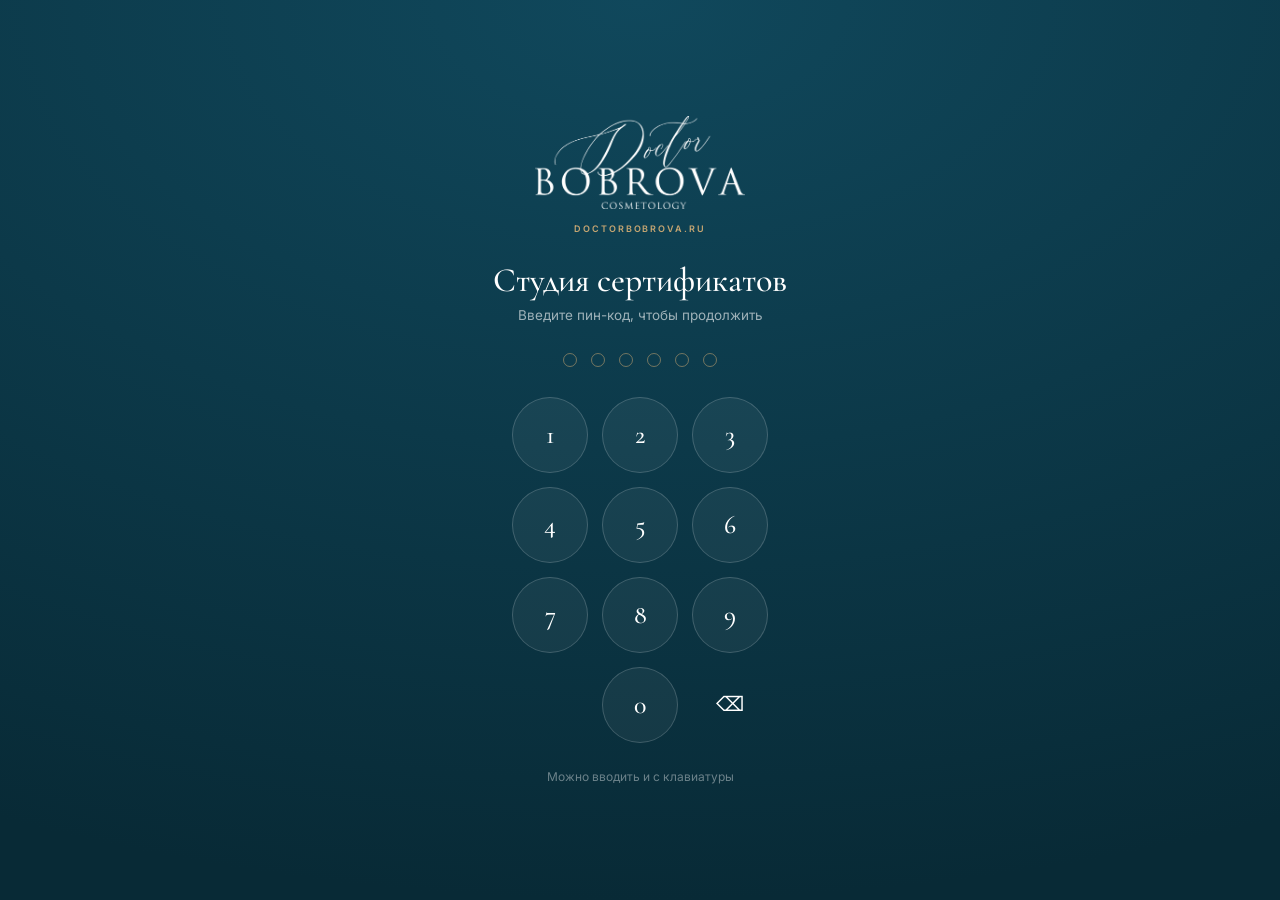
<file: gift-studio.html>
<!doctype html>
<html lang="ru">
<head>
  <meta charset="utf-8">
  <!-- страницы часто обновляются — браузер должен проверять свежесть -->
  <meta http-equiv="Cache-Control" content="no-cache">
  <meta name="viewport" content="width=device-width, initial-scale=1">
  <title>Студия сертификатов — Doctor Bobrova</title>
  <meta name="robots" content="noindex, nofollow">
  <link rel="icon" href="assets/img/logo-mark.svg" type="image/svg+xml">
  <link rel="preconnect" href="https://fonts.googleapis.com">
  <link rel="preconnect" href="https://fonts.gstatic.com" crossorigin>
  <link href="https://fonts.googleapis.com/css2?family=Cormorant+Garamond:ital,wght@0,400;0,500;0,600;0,700;1,500;1,600&family=Inter:wght@400;500;600&display=swap" rel="stylesheet">
  <style>
    :root{
      --teal:#0e3d4d; --teal-dark:#082a36; --teal-soft:#1e6478;
      --gold:#c5a572; --gold-dark:#a8884f; --gold-soft:#e8d9b8; --gold-pale:#f3e5c2;
      --cream:#fdfaf3; --cream-soft:#f6f1e6; --ink:#1a2129; --muted:#5a6470;
      --border:#e8e2d2; --error:#d04545; --success:#2ea66d;
      --display:'Cormorant Garamond',Georgia,'Times New Roman',serif;
      --body:'Inter',-apple-system,BlinkMacSystemFont,'Segoe UI',Roboto,Arial,sans-serif;
      --ease-out:cubic-bezier(.16,1,.3,1);
      --radius:14px; --radius-lg:22px;
      --shadow:0 10px 30px rgba(14,61,77,.08);
      --shadow-lg:0 24px 60px rgba(14,61,77,.14);
    }
    *{box-sizing:border-box;margin:0;padding:0;}
    html{-webkit-text-size-adjust:100%;}
    body{
      font-family:var(--body);font-size:15px;color:var(--ink);background:var(--cream);
      min-height:100svh;-webkit-font-smoothing:antialiased;
    }
    img{display:block;max-width:100%;height:auto;}
    /* touch-action: двойной тап по кнопкам (пин-код, чипы) не должен приближать страницу на iOS */
    button{font-family:inherit;cursor:pointer;border:0;background:none;padding:0;color:inherit;touch-action:manipulation;}
    a{color:var(--teal);text-decoration:none;touch-action:manipulation;}
    input,textarea{font-family:inherit;}

    /* ============ Экран пин-кода ============ */
    .lock{
      position:fixed;inset:0;z-index:100;display:flex;flex-direction:column;
      align-items:center;justify-content:center;padding:24px;text-align:center;
      background:radial-gradient(120% 100% at 50% 0%, #10485c 0%, var(--teal-dark) 100%);
      color:#fff;transition:opacity .6s var(--ease-out), visibility .6s;
    }
    .lock.open{opacity:0;visibility:hidden;pointer-events:none;}
    /* фирменный wordmark-логотип (белый на тёмном фоне) */
    .lock__logo{
      width:min(210px,56vw);height:auto;margin-bottom:14px;
      filter:brightness(0) invert(1);
      animation:fadeUp .8s var(--ease-out) both;
    }
    .lock__site{
      font-size:9px;font-weight:600;letter-spacing:.22em;text-transform:uppercase;
      color:var(--gold);margin-bottom:26px;
      animation:fadeUp .8s var(--ease-out) .05s both;
    }
    .lock__eyebrow{font-size:10.5px;font-weight:600;letter-spacing:.34em;text-transform:uppercase;color:var(--gold);margin-bottom:10px;animation:fadeUp .8s var(--ease-out) .1s both;}
    .lock__title{font-family:var(--display);font-weight:500;font-size:clamp(26px,5vw,34px);margin-bottom:6px;animation:fadeUp .8s var(--ease-out) .15s both;}
    .lock__sub{font-size:13.5px;color:rgba(255,255,255,.6);margin-bottom:30px;animation:fadeUp .8s var(--ease-out) .2s both;}

    .lock__dots{display:flex;gap:14px;justify-content:center;margin-bottom:30px;animation:fadeUp .8s var(--ease-out) .25s both;}
    .lock__dot{
      width:14px;height:14px;border-radius:50%;
      border:1.6px solid rgba(197,165,114,.55);background:transparent;
      transition:background .2s, transform .2s, border-color .2s;
    }
    .lock__dot.on{background:var(--gold);border-color:var(--gold);transform:scale(1.15);}
    .lock__dots.err .lock__dot{border-color:var(--error);background:transparent;animation:shake .45s var(--ease-out);}
    @keyframes shake{0%,100%{transform:translateX(0);}20%{transform:translateX(-8px);}40%{transform:translateX(7px);}60%{transform:translateX(-5px);}80%{transform:translateX(3px);}}

    .lock__pad{
      display:grid;grid-template-columns:repeat(3, 76px);gap:14px;justify-content:center;
      animation:fadeUp .8s var(--ease-out) .3s both;
    }
    .lock__key{
      height:76px;border-radius:50%;font:500 26px/1 var(--display);color:#fff;
      border:1px solid rgba(255,255,255,.18);background:rgba(255,255,255,.05);
      transition:background .18s, border-color .18s, transform .1s;
      -webkit-tap-highlight-color:transparent;user-select:none;
    }
    .lock__key:hover{background:rgba(197,165,114,.18);border-color:var(--gold);}
    .lock__key:active{transform:scale(.93);}
    .lock__key--fn{font-size:20px;border:none;background:transparent;}
    .lock__key--fn:hover{background:rgba(255,255,255,.07);border:none;}
    .lock__hint{margin-top:26px;font-size:12px;color:rgba(255,255,255,.4);animation:fadeUp .8s var(--ease-out) .35s both;}
    @keyframes fadeUp{from{opacity:0;transform:translateY(16px);}to{opacity:1;transform:none;}}

    /* ============ Приложение ============ */
    .app{max-width:1240px;margin:0 auto;padding:0 20px 80px;}
    .app[data-locked]{display:none;}

    .top{
      display:flex;align-items:center;justify-content:space-between;gap:16px;
      padding:22px 0 18px;border-bottom:1px solid var(--border);margin-bottom:34px;
    }
    .top__brand{display:flex;align-items:center;gap:14px;}
    .top__logo{height:30px;width:auto;}
    .top__title{font-family:var(--display);font-size:21px;font-weight:600;color:var(--teal);}
    .top__title small{display:block;font-family:var(--body);font-size:10.5px;font-weight:600;letter-spacing:.22em;text-transform:uppercase;color:var(--gold-dark);margin-top:2px;}
    .top__lock{
      font:600 12.5px/1 var(--body);color:var(--muted);padding:10px 18px;border-radius:100px;
      border:1px solid var(--border);transition:color .2s, border-color .2s;
    }
    .top__lock:hover{color:var(--error);border-color:var(--error);}

    .cols{display:grid;grid-template-columns:minmax(0,1fr) 400px;gap:40px;align-items:start;}
    .only-mobile{display:none;}
    /* На узких экранах предпросмотр идёт ПОСЛЕ формы и НЕ липнет к экрану —
       иначе он перекрывает поля и форму нельзя заполнить (был баг на телефоне) */
    @media (max-width:980px){
      /* minmax(0,1fr), не 1fr: иначе колонка не может ужаться и появляется
         горизонтальный скролл на узких экранах */
      .cols{grid-template-columns:minmax(0,1fr);gap:30px;}
      .preview-wrap{position:static;}
      .only-mobile{display:inline-flex;}
    }
    @media (max-width:440px){
      .result__linkrow{flex-wrap:wrap;}
      .result__linkrow .bigbtn{width:100%;}
      .result__share .bigbtn{flex:1 1 45%;}
    }

    /* ---------- форма ---------- */
    .panel{background:#fff;border:1px solid var(--border);border-radius:var(--radius-lg);padding:clamp(22px,4vw,34px);box-shadow:var(--shadow);}
    .fgroup{margin-bottom:26px;}
    .fgroup:last-child{margin-bottom:0;}
    .flabel{display:block;font-size:12px;font-weight:600;letter-spacing:.14em;text-transform:uppercase;color:var(--teal);margin-bottom:10px;}
    .flabel .opt{color:var(--muted);font-weight:500;text-transform:none;letter-spacing:0;}
    .finput{
      width:100%;padding:14px 16px;font-size:15px;color:var(--ink);
      background:var(--cream);border:1.4px solid var(--border);border-radius:var(--radius);
      outline:none;transition:border-color .2s, box-shadow .2s;
    }
    .finput:focus{border-color:var(--gold);box-shadow:0 0 0 4px rgba(197,165,114,.14);}
    textarea.finput{resize:vertical;min-height:76px;line-height:1.5;}
    /* iOS Safari: у date-инпута своя intrinsic-ширина и центровка —
       без appearance:none он вылезает за рамки формы на телефоне */
    input[type="date"].finput{
      -webkit-appearance:none;appearance:none;
      display:block;width:100%;max-width:100%;min-width:0;
      min-height:49px;text-align:left;
    }
    input[type="date"].finput::-webkit-date-and-time-value{text-align:left;}

    .chips{display:flex;gap:8px;flex-wrap:wrap;margin-top:10px;}
    .chip{
      font:600 13px/1 var(--body);color:var(--teal);padding:9px 15px;border-radius:100px;
      border:1.4px solid var(--border);background:#fff;
      transition:all .18s var(--ease-out);
    }
    .chip:hover{border-color:var(--gold);color:var(--gold-dark);}
    .chip.on{background:var(--teal);border-color:var(--teal);color:#fff;}

    /* тип события */
    .types{display:grid;grid-template-columns:repeat(auto-fill, minmax(150px, 1fr));gap:10px;}
    .type{
      position:relative;padding:14px 12px 12px;border-radius:var(--radius);text-align:center;
      border:1.4px solid var(--border);background:#fff;
      transition:all .2s var(--ease-out);
    }
    .type:hover{border-color:var(--gold);transform:translateY(-2px);box-shadow:var(--shadow);}
    .type.on{border-color:var(--gold-dark);background:linear-gradient(180deg,#fff, var(--gold-pale));box-shadow:0 8px 22px rgba(197,165,114,.25);}
    .type__emoji{font-size:24px;line-height:1;margin-bottom:8px;}
    .type__name{font-size:12.5px;font-weight:600;color:var(--ink);line-height:1.3;}
    .type__anim{font-size:10.5px;color:var(--muted);margin-top:3px;line-height:1.3;}
    .type.on::after{
      content:'✓';position:absolute;top:6px;right:8px;width:17px;height:17px;border-radius:50%;
      background:var(--gold-dark);color:#fff;font-size:10px;line-height:17px;font-weight:700;
    }

    .wish-suggest{
      margin-top:9px;font:500 12.5px/1.3 var(--body);color:var(--gold-dark);
      border-bottom:1px dashed var(--gold);padding-bottom:1px;
      transition:color .2s;
    }
    .wish-suggest:hover{color:var(--teal);}

    /* ---------- результат ---------- */
    .result{
      margin-top:26px;background:linear-gradient(135deg, #10485c, var(--teal-dark));
      border-radius:var(--radius-lg);padding:clamp(22px,4vw,30px);color:#fff;box-shadow:var(--shadow-lg);
    }
    .result h3{font-family:var(--display);font-weight:600;font-size:22px;margin-bottom:4px;}
    .result p{font-size:13px;color:rgba(255,255,255,.65);margin-bottom:16px;line-height:1.5;}
    .result__linkrow{display:flex;gap:10px;margin-bottom:14px;}
    .result__link{
      flex:1;min-width:0;padding:13px 15px;font-size:13px;color:var(--gold-pale);
      background:rgba(255,255,255,.07);border:1px solid rgba(255,255,255,.16);border-radius:var(--radius);
      outline:none;white-space:nowrap;overflow:hidden;text-overflow:ellipsis;
    }
    .bigbtn{
      display:inline-flex;align-items:center;justify-content:center;gap:9px;
      font:600 14px/1 var(--body);padding:14px 22px;border-radius:100px;white-space:nowrap;
      transition:transform .2s var(--ease-out), filter .2s, box-shadow .2s;
    }
    .bigbtn:hover{transform:translateY(-2px);filter:brightness(1.06);}
    .bigbtn svg{width:16px;height:16px;flex-shrink:0;}
    .bigbtn--gold{color:#082a36;background:linear-gradient(135deg,var(--gold-pale),var(--gold));box-shadow:0 10px 26px rgba(197,165,114,.35);}
    .bigbtn--line{color:#fff;border:1.4px solid rgba(255,255,255,.35);}
    .bigbtn--line:hover{border-color:var(--gold);color:var(--gold-pale);}
    .result__share{display:flex;gap:10px;flex-wrap:wrap;}
    .copied{color:var(--success) !important;background:#e8f7ef !important;}

    /* ---------- предпросмотр ---------- */
    .preview-wrap{position:sticky;top:20px;}
    .preview-head{display:flex;align-items:center;justify-content:space-between;margin-bottom:12px;}
    .preview-head .flabel{margin:0;}
    .preview-replay{
      font:600 12.5px/1 var(--body);color:var(--gold-dark);padding:8px 14px;border-radius:100px;
      border:1.4px solid var(--gold);transition:all .2s;
    }
    .preview-replay:hover{background:var(--gold-pale);}
    .phone{
      position:relative;margin:0 auto;width:min(100%, 340px);
      border-radius:36px;padding:10px;background:var(--teal-dark);
      box-shadow:var(--shadow-lg), inset 0 0 0 1.6px rgba(197,165,114,.5);
    }
    .phone__screen{position:relative;border-radius:27px;overflow:hidden;background:var(--cream);height:0;padding-bottom:198%;}
    .phone__screen iframe{
      position:absolute;top:0;left:0;width:390px;height:772px;border:0;
      transform-origin:0 0; /* масштаб выставляет JS */
      pointer-events:none;
    }
    .preview-note{margin-top:12px;text-align:center;font-size:12px;color:var(--muted);line-height:1.5;}

    /* ---------- история ---------- */
    .history{margin-top:44px;}
    .history h2{font-family:var(--display);font-weight:600;font-size:26px;color:var(--teal);margin-bottom:6px;}
    .history > p{font-size:13px;color:var(--muted);margin-bottom:18px;}
    .history__empty{padding:26px;border:1.4px dashed var(--border);border-radius:var(--radius-lg);text-align:center;color:var(--muted);font-size:13.5px;}
    .hitem{
      display:flex;align-items:center;gap:14px;flex-wrap:wrap;
      background:#fff;border:1px solid var(--border);border-radius:var(--radius);
      padding:14px 18px;margin-bottom:10px;box-shadow:var(--shadow);
    }
    .hitem__emoji{font-size:22px;}
    .hitem__info{flex:1;min-width:160px;}
    .hitem__name{font-weight:600;font-size:14.5px;color:var(--ink);}
    .hitem__sub{font-size:12px;color:var(--muted);margin-top:2px;}
    .hitem__btn{
      font:600 12.5px/1 var(--body);color:var(--teal);padding:9px 14px;border-radius:100px;
      border:1.4px solid var(--border);transition:all .18s;
    }
    .hitem__btn:hover{border-color:var(--gold);color:var(--gold-dark);}
    .hitem__btn--del:hover{border-color:var(--error);color:var(--error);}
  </style>
</head>
<body>

  <!-- ============ Пин-код ============ -->
  <div class="lock" id="lock">
    <img class="lock__logo" src="assets/img/logo-wordmark.png" alt="Doctor Bobrova Cosmetology">
    <div class="lock__site">doctorbobrova.ru</div>
    <h1 class="lock__title">Студия сертификатов</h1>
    <p class="lock__sub">Введите пин-код, чтобы продолжить</p>
    <div class="lock__dots" id="dots">
      <span class="lock__dot"></span><span class="lock__dot"></span><span class="lock__dot"></span>
      <span class="lock__dot"></span><span class="lock__dot"></span><span class="lock__dot"></span>
    </div>
    <div class="lock__pad" id="pad">
      <button class="lock__key" data-d="1">1</button>
      <button class="lock__key" data-d="2">2</button>
      <button class="lock__key" data-d="3">3</button>
      <button class="lock__key" data-d="4">4</button>
      <button class="lock__key" data-d="5">5</button>
      <button class="lock__key" data-d="6">6</button>
      <button class="lock__key" data-d="7">7</button>
      <button class="lock__key" data-d="8">8</button>
      <button class="lock__key" data-d="9">9</button>
      <span></span>
      <button class="lock__key" data-d="0">0</button>
      <button class="lock__key lock__key--fn" data-d="del" aria-label="Стереть">⌫</button>
    </div>
    <div class="lock__hint">Можно вводить и с клавиатуры</div>
  </div>

  <!-- ============ Приложение ============ -->
  <div class="app" id="app" data-locked>
    <header class="top">
      <div class="top__brand">
        <img class="top__logo" src="assets/img/logo-wordmark.png" alt="Doctor Bobrova Cosmetology">
        <div class="top__title">Студия сертификатов
          <small>подарочные сертификаты</small>
        </div>
      </div>
      <button class="top__lock" id="lockBtn">Выйти</button>
    </header>

    <div class="cols">
      <!-- Форма -->
      <div>
        <div class="panel">
          <div class="fgroup">
            <label class="flabel" for="fName">Имя и фамилия получателя</label>
            <input class="finput" id="fName" type="text" placeholder="Например: Анна Иванова" autocomplete="off">
          </div>

          <div class="fgroup">
            <label class="flabel" for="fAmount">Сумма сертификата, ₽</label>
            <input class="finput" id="fAmount" type="number" inputmode="numeric" min="500" step="500" placeholder="15000">
            <div class="chips" id="amountChips">
              <button class="chip" data-v="5000">5 000</button>
              <button class="chip" data-v="10000">10 000</button>
              <button class="chip" data-v="15000">15 000</button>
              <button class="chip" data-v="20000">20 000</button>
              <button class="chip" data-v="30000">30 000</button>
              <button class="chip" data-v="50000">50 000</button>
            </div>
          </div>

          <div class="fgroup">
            <span class="flabel">Повод — своя анимация для каждого</span>
            <div class="types" id="types"></div>
          </div>

          <div class="fgroup">
            <label class="flabel" for="fExpiry">Действителен до</label>
            <input class="finput" id="fExpiry" type="date">
            <div class="chips" id="expiryChips">
              <button class="chip" data-m="3">3 месяца</button>
              <button class="chip on" data-m="6">6 месяцев</button>
              <button class="chip" data-m="12">1 год</button>
            </div>
          </div>

          <div class="fgroup">
            <label class="flabel" for="fMessage">Пожелание <span class="opt">— необязательно</span></label>
            <textarea class="finput" id="fMessage" maxlength="220" placeholder="Тёплые слова, которые увидит получатель…"></textarea>
            <button class="wish-suggest" id="wishSuggest">✨ Подставить готовое пожелание</button>
          </div>

          <div class="fgroup only-mobile" style="margin-top:-6px">
            <button class="bigbtn" id="toPreview" style="width:100%;color:var(--teal);border:1.4px solid var(--gold);background:var(--gold-pale)">
              👁 Посмотреть предпросмотр
            </button>
          </div>
        </div>

        <!-- Результат -->
        <div class="result">
          <h3>Ссылка на сертификат</h3>
          <p>Отправьте её получателю или покупателю — сертификат откроется красиво, с анимацией. Номер: <strong id="certNoOut" style="color:var(--gold-pale)">—</strong></p>
          <div class="result__linkrow">
            <input class="result__link" id="linkOut" readonly value="Заполните имя и сумму…" aria-label="Ссылка на сертификат">
            <button class="bigbtn bigbtn--gold" id="copyBtn">
              <svg viewBox="0 0 24 24" fill="none" stroke="currentColor" stroke-width="2" stroke-linecap="round" stroke-linejoin="round" aria-hidden="true"><rect x="9" y="9" width="13" height="13" rx="2"/><path d="M5 15H4a2 2 0 0 1-2-2V4a2 2 0 0 1 2-2h9a2 2 0 0 1 2 2v1"/></svg>
              Копировать
            </button>
          </div>
          <div class="result__share">
            <a class="bigbtn bigbtn--line" id="waShare" target="_blank" rel="noopener">
              <svg viewBox="0 0 24 24" fill="currentColor" aria-hidden="true"><path d="M12 2a10 10 0 0 0-8.6 15.1L2 22l5-1.3A10 10 0 1 0 12 2zm5.4 14.1c-.2.7-1.3 1.3-1.9 1.4-.5.1-1.1.1-1.8-.1-.4-.1-1-.3-1.7-.6-2.9-1.3-4.8-4.2-5-4.4-.1-.2-1.2-1.6-1.2-3s.7-2.1 1-2.4c.2-.3.5-.3.7-.3h.5c.2 0 .4 0 .6.5.2.6.8 2 .9 2.1.1.2.1.3 0 .5-.1.2-.1.3-.3.5l-.4.5c-.1.1-.3.3-.1.6.2.3.8 1.3 1.7 2.1 1.2 1.1 2.2 1.4 2.5 1.5.3.2.5.1.7-.1.2-.2.8-.9 1-1.2.2-.3.4-.3.7-.2.3.1 1.9.9 2.2 1.1.3.2.5.2.6.4.1.1.1.7-.1 1.4z"/></svg>
              WhatsApp
            </a>
            <a class="bigbtn bigbtn--line" id="tgShare" target="_blank" rel="noopener">
              <svg viewBox="0 0 24 24" fill="currentColor" aria-hidden="true"><path d="M21.9 4.6c.3-1.2-.9-2.2-2-1.7L2.7 9.9c-1.2.5-1.1 2.2.1 2.6l4.4 1.4 1.7 5.2c.3 1 1.6 1.3 2.4.5l2.4-2.4 4.4 3.2c.9.7 2.2.2 2.4-.9l3.3-14.9zM8.2 12.9l9.3-5.7c.2-.1.4.2.2.3l-7.7 7-.3 3.2-1.5-4.8z"/></svg>
              Telegram
            </a>
            <a class="bigbtn bigbtn--line" id="openFull" target="_blank" rel="noopener">
              <svg viewBox="0 0 24 24" fill="none" stroke="currentColor" stroke-width="2" stroke-linecap="round" stroke-linejoin="round" aria-hidden="true"><path d="M18 13v6a2 2 0 0 1-2 2H5a2 2 0 0 1-2-2V8a2 2 0 0 1 2-2h6"/><polyline points="15 3 21 3 21 9"/><line x1="10" y1="14" x2="21" y2="3"/></svg>
              Открыть
            </a>
            <button class="bigbtn bigbtn--line" id="newBtn" title="Очистить форму и создать следующий сертификат">
              ＋ Новый сертификат
            </button>
          </div>
        </div>
      </div>

      <!-- Предпросмотр -->
      <div class="preview-wrap">
        <div class="preview-head">
          <span class="flabel">Живой предпросмотр</span>
          <button class="preview-replay" id="replayBtn">▶ Проиграть заново</button>
        </div>
        <div class="phone">
          <div class="phone__screen" id="phoneScreen">
            <iframe id="pv" title="Предпросмотр сертификата"></iframe>
          </div>
        </div>
        <p class="preview-note">Так получатель увидит сертификат на телефоне.<br>Нажмите «Проиграть заново», чтобы посмотреть анимацию открытия.</p>
      </div>
    </div>

    <!-- История -->
    <section class="history">
      <h2>Выданные сертификаты</h2>
      <p id="histNote">Загружаю историю…</p>
      <div id="historyList"></div>
    </section>
  </div>

  <script>
  'use strict';
  /* ============================================================
     Студия подарочных сертификатов (закрытая, по пин-коду).
     Формирует ссылку на gift.html с данными в base64url:
     gift.html#1.<base64url(JSON)> — бэкенда нет, всё в ссылке.
     ============================================================ */

  /* ---------- пин-код ---------- */
  var lock = document.getElementById('lock');
  var app = document.getElementById('app');
  var dots = document.getElementById('dots');
  var dotEls = dots.querySelectorAll('.lock__dot');
  var pin = '';
  var PIN_OK = atob('OTk5MTIz'); /* пин-код доктора */

  function unlockApp(){
    lock.classList.add('open');
    app.removeAttribute('data-locked');
    /* пин сохраняем на сессию: им же авторизуются запросы к gift-api.php */
    sessionStorage.setItem('vb_gift_auth', pin);
    initApp();
  }
  function renderDots(){
    dotEls.forEach(function(d, i){ d.classList.toggle('on', i < pin.length); });
  }
  function pinInput(d){
    if(d === 'del'){ pin = pin.slice(0, -1); renderDots(); return; }
    if(pin.length >= 6) return;
    pin += d; renderDots();
    if(pin.length === 6){
      if(pin === PIN_OK){ setTimeout(unlockApp, 180); }
      else {
        dots.classList.add('err');
        setTimeout(function(){ dots.classList.remove('err'); pin = ''; renderDots(); }, 550);
      }
    }
  }
  document.getElementById('pad').addEventListener('click', function(e){
    var b = e.target.closest('[data-d]');
    if(b) pinInput(b.dataset.d);
  });
  document.addEventListener('keydown', function(e){
    if(!lock.classList.contains('open')){
      if(/^[0-9]$/.test(e.key)) pinInput(e.key);
      else if(e.key === 'Backspace') pinInput('del');
    }
  });
  document.getElementById('lockBtn').addEventListener('click', function(){
    sessionStorage.removeItem('vb_gift_auth');
    location.reload();
  });

  /* ---------- поводы (должны совпадать с THEMES в gift.html) ---------- */
  var TYPES = [
    { id:'universal', emoji:'✨', name:'Универсальный', anim:'золотое сияние',
      wish:'Пусть каждый день дарит вам повод для улыбки. С заботой о вашей красоте!' },
    { id:'birthday', emoji:'🎉', name:'День рождения', anim:'конфетти и шары',
      wish:'С днём рождения! Пусть этот год принесёт много счастья — а сияющий вид мы возьмём на себя.' },
    { id:'wedding', emoji:'💍', name:'Свадьба', anim:'лепестки роз',
      wish:'Поздравляем с самым красивым днём! Пусть счастье будет долгим, а красота — безупречной.' },
    { id:'newyear', emoji:'🎄', name:'Новый год', anim:'снег и фейерверк',
      wish:'С Новым годом! Пусть он будет волшебным — начните его с заботы о себе.' },
    { id:'march8', emoji:'🌷', name:'8 Марта', anim:'весенние лепестки',
      wish:'С 8 Марта! Вы прекрасны — позвольте себе немного волшебства.' },
    { id:'love', emoji:'❤️', name:'От всего сердца', anim:'парящие сердца',
      wish:'От всего сердца — самому дорогому человеку. Ты заслуживаешь самого лучшего.' }
  ];

  /* ---------- состояние формы ---------- */
  var state = { name:'', amount:'', type:'universal', expiry:'', message:'', certNo:'' };
  /* Номер сертификата уникален: после сохранения в историю любое изменение
     формы = уже НОВЫЙ сертификат, и он получает новый номер (иначе второй
     сертификат перезаписывал бы первый в истории). */
  var savedCurrent = false;
  function touchForm(){
    if(savedCurrent){ state.certNo = newCertNo(); savedCurrent = false; }
  }

  function newCertNo(){
    var d = new Date();
    var yy = String(d.getFullYear()).slice(-2);
    var mm = ('0' + (d.getMonth() + 1)).slice(-2);
    return 'VB-' + yy + mm + '-' + String(1000 + Math.floor(Math.random() * 9000));
  }

  function plusMonths(m){
    var d = new Date();
    d.setMonth(d.getMonth() + m);
    return d.toISOString().slice(0, 10);
  }

  /* ---------- кодирование ссылки ---------- */
  function encodeData(obj){
    var bytes = new TextEncoder().encode(JSON.stringify(obj));
    var bin = '';
    for(var i = 0; i < bytes.length; i++) bin += String.fromCharCode(bytes[i]);
    return '1.' + btoa(bin).replace(/\+/g, '-').replace(/\//g, '_').replace(/=+$/, '');
  }
  function viewerBase(){
    return location.href.split(/[?#]/)[0].replace(/gift-studio\.html$/, 'gift.html');
  }
  function buildUrl(){
    if(!state.name.trim() || !Number(state.amount)) return null;
    var payload = {
      n: state.name.trim(),
      a: Number(state.amount),
      t: state.type,
      k: state.certNo
    };
    if(state.expiry) payload.e = state.expiry;
    if(state.message.trim()) payload.m = state.message.trim();
    return viewerBase() + '#' + encodeData(payload);
  }

  /* ---------- инициализация приложения ---------- */
  var inited = false;
  function initApp(){
    if(inited) return; inited = true;

    state.certNo = newCertNo();
    state.expiry = plusMonths(6);

    /* карточки поводов */
    var typesEl = document.getElementById('types');
    TYPES.forEach(function(t){
      var b = document.createElement('button');
      b.className = 'type' + (t.id === state.type ? ' on' : '');
      b.dataset.id = t.id;
      b.innerHTML = '<div class="type__emoji">' + t.emoji + '</div>' +
        '<div class="type__name">' + t.name + '</div>' +
        '<div class="type__anim">' + t.anim + '</div>';
      b.addEventListener('click', function(){
        touchForm();
        state.type = t.id;
        typesEl.querySelectorAll('.type').forEach(function(x){ x.classList.toggle('on', x.dataset.id === t.id); });
        update(true);
      });
      typesEl.appendChild(b);
    });

    var fName = document.getElementById('fName');
    var fAmount = document.getElementById('fAmount');
    var fExpiry = document.getElementById('fExpiry');
    var fMessage = document.getElementById('fMessage');
    fExpiry.value = state.expiry;

    fName.addEventListener('input', function(){ touchForm(); state.name = fName.value; update(); });
    fAmount.addEventListener('input', function(){
      touchForm(); state.amount = fAmount.value;
      document.querySelectorAll('#amountChips .chip').forEach(function(c){ c.classList.toggle('on', c.dataset.v === fAmount.value); });
      update();
    });
    fExpiry.addEventListener('input', function(){
      touchForm(); state.expiry = fExpiry.value;
      document.querySelectorAll('#expiryChips .chip').forEach(function(c){ c.classList.remove('on'); });
      update();
    });
    fMessage.addEventListener('input', function(){ touchForm(); state.message = fMessage.value; update(); });

    document.getElementById('amountChips').addEventListener('click', function(e){
      var c = e.target.closest('.chip'); if(!c) return;
      touchForm();
      fAmount.value = c.dataset.v; state.amount = c.dataset.v;
      this.querySelectorAll('.chip').forEach(function(x){ x.classList.toggle('on', x === c); });
      update(true);
    });
    document.getElementById('expiryChips').addEventListener('click', function(e){
      var c = e.target.closest('.chip'); if(!c) return;
      touchForm();
      fExpiry.value = plusMonths(Number(c.dataset.m)); state.expiry = fExpiry.value;
      this.querySelectorAll('.chip').forEach(function(x){ x.classList.toggle('on', x === c); });
      update();
    });

    document.getElementById('wishSuggest').addEventListener('click', function(){
      touchForm();
      var t = TYPES.find(function(x){ return x.id === state.type; });
      fMessage.value = t.wish; state.message = t.wish; update();
    });

    /* «Новый сертификат» — очистить форму под следующего получателя */
    document.getElementById('newBtn').addEventListener('click', function(){
      state.name = ''; state.amount = ''; state.message = '';
      state.expiry = plusMonths(6);
      state.certNo = newCertNo(); savedCurrent = false;
      fName.value = ''; fAmount.value = ''; fMessage.value = '';
      fExpiry.value = state.expiry;
      document.querySelectorAll('#amountChips .chip').forEach(function(c){ c.classList.remove('on'); });
      document.querySelectorAll('#expiryChips .chip').forEach(function(c){ c.classList.toggle('on', c.dataset.m === '6'); });
      update(true);
      document.querySelector('.panel').scrollIntoView({ behavior:'smooth', block:'start' });
      setTimeout(function(){ fName.focus(); }, 500);
    });

    /* мобильная кнопка «к предпросмотру» */
    document.getElementById('toPreview').addEventListener('click', function(){
      document.querySelector('.preview-wrap').scrollIntoView({ behavior:'smooth', block:'start' });
    });

    /* копирование и шаринг */
    var copyBtn = document.getElementById('copyBtn');
    copyBtn.addEventListener('click', function(){
      var url = buildUrl();
      if(!url){ flashLink(); return; }
      (navigator.clipboard ? navigator.clipboard.writeText(url) : Promise.reject())
        .catch(function(){
          var inp = document.getElementById('linkOut');
          inp.select(); document.execCommand('copy');
        })
        .then(function(){
          copyBtn.classList.add('copied');
          copyBtn.lastChild.textContent = ' Скопировано';
          setTimeout(function(){
            copyBtn.classList.remove('copied');
            copyBtn.lastChild.textContent = ' Копировать';
          }, 1800);
        });
      saveToHistory(url);
    });
    ['waShare', 'tgShare', 'openFull'].forEach(function(id){
      document.getElementById(id).addEventListener('click', function(e){
        if(!buildUrl()){ e.preventDefault(); flashLink(); return; }
        saveToHistory(buildUrl());
      });
    });

    document.getElementById('replayBtn').addEventListener('click', function(){ refreshPreview(); });

    /* масштаб iframe-превью под ширину «телефона» */
    function scalePreview(){
      var screen = document.getElementById('phoneScreen');
      var s = screen.clientWidth / 390;
      var f = document.getElementById('pv');
      f.style.transform = 'scale(' + s + ')';
      f.style.height = (screen.clientHeight / s) + 'px';
    }
    window.addEventListener('resize', scalePreview);
    scalePreview();

    update(true);
    initHistory();
  }

  function flashLink(){
    var inp = document.getElementById('linkOut');
    inp.style.borderColor = 'var(--error)';
    inp.style.color = '#f3b0b0';
    setTimeout(function(){ inp.style.borderColor = ''; inp.style.color = ''; }, 1200);
  }

  /* ---------- обновление ссылки и превью ---------- */
  var pvTimer = null;
  function update(immediate){
    var url = buildUrl();
    var linkOut = document.getElementById('linkOut');
    document.getElementById('certNoOut').textContent = state.certNo;
    linkOut.value = url || 'Заполните имя и сумму…';

    var name = state.name.trim() || 'вас';
    var shareText = '🎁 Подарочный сертификат от врача-косметолога Влады Бобровой для ' + name + '. Откройте по ссылке:';
    if(url){
      document.getElementById('waShare').href = 'https://wa.me/?text=' + encodeURIComponent(shareText + ' ' + url);
      document.getElementById('tgShare').href = 'https://t.me/share/url?url=' + encodeURIComponent(url) + '&text=' + encodeURIComponent(shareText);
      document.getElementById('openFull').href = url;
    }

    clearTimeout(pvTimer);
    pvTimer = setTimeout(refreshPreview, immediate ? 60 : 600);
  }

  var pvSeq = 0;
  /* метка запуска страницы: делает адрес предпросмотра уникальным между
     сессиями, иначе браузер отдаёт iframe из кэша со старой версией */
  var PV_BOOT = Date.now().toString(36);
  function previewUrl(){
    var payload = {
      n: state.name.trim() || 'Анна Иванова',
      a: Number(state.amount) || 15000,
      t: state.type,
      k: state.certNo
    };
    if(state.expiry) payload.e = state.expiry;
    if(state.message.trim()) payload.m = state.message.trim();
    /* r меняется не только в hash (иначе iframe не перезагружается) и не
       повторяется между сессиями (иначе предпросмотр придёт из кэша) */
    return viewerBase() + '?pv=1&r=' + PV_BOOT + '-' + (++pvSeq) + '#' + encodeData(payload);
  }
  function refreshPreview(){
    document.getElementById('pv').src = previewUrl();
  }

  /* ---------- история ----------
     Источник правды — хостинг (gift-api.php → gift-data/history.json):
     история общая для всех устройств доктора. localStorage — кэш и
     запасной вариант, если сервер недоступен (например, локальный запуск). */
  var API_URL = 'gift-api.php';
  var serverOk = null; /* null — ещё не знаем, true/false — результат */

  function apiCall(payload){
    payload.pin = sessionStorage.getItem('vb_gift_auth') || '';
    return fetch(API_URL, { method:'POST', body: JSON.stringify(payload) })
      .then(function(r){ return r.json(); })
      .then(function(d){
        if(!d || !d.ok) throw new Error(d && d.error || 'api');
        return d.list || [];
      });
  }
  function histNote(){
    var el = document.getElementById('histNote');
    if(serverOk) el.textContent = 'История сохраняется на сайте и видна с любого устройства. Ссылку можно скопировать повторно в любой момент.';
    else el.textContent = 'Сервер истории недоступен — записи хранятся только в этом браузере.';
  }

  function loadHistory(){
    try{ return JSON.parse(localStorage.getItem('vb_gift_history') || '[]'); }
    catch(e){ return []; }
  }
  function cacheHistory(list){
    try{ localStorage.setItem('vb_gift_history', JSON.stringify(list.slice(0, 40))); }catch(e){}
  }

  /* первая загрузка: тянем с сервера; локальные записи, которых там нет
     (созданные до синхронизации), досылаем на сервер */
  function initHistory(){
    apiCall({ action:'list' }).then(function(serverList){
      serverOk = true;
      var known = {};
      serverList.forEach(function(x){ known[x.k] = 1; });
      var missing = loadHistory().filter(function(x){ return x.k && !known[x.k]; });
      if(!missing.length){
        cacheHistory(serverList); histNote(); renderHistory(serverList); return;
      }
      var chain = Promise.resolve(serverList);
      missing.reverse().forEach(function(item){
        chain = chain.then(function(){ return apiCall({ action:'save', item:item }); });
      });
      chain.then(function(finalList){
        cacheHistory(finalList); histNote(); renderHistory(finalList);
      });
    }).catch(function(){
      serverOk = false; histNote(); renderHistory(loadHistory());
    });
  }

  function saveToHistory(url){
    if(!url) return;
    var item = {
      k: state.certNo, n: state.name.trim(), a: Number(state.amount),
      t: state.type, e: state.expiry, url: url, ts: Date.now()
    };
    savedCurrent = true;
    /* локальный кэш обновляем сразу, сервер — следом */
    var list = loadHistory().filter(function(x){ return x.k !== item.k; });
    list.unshift(item);
    cacheHistory(list);
    renderHistory(list);
    apiCall({ action:'save', item:item }).then(function(serverList){
      serverOk = true; cacheHistory(serverList); histNote(); renderHistory(serverList);
    }).catch(function(){ serverOk = false; histNote(); });
  }

  function deleteFromHistory(k){
    var list = loadHistory().filter(function(x){ return x.k !== k; });
    cacheHistory(list);
    renderHistory(list);
    apiCall({ action:'delete', k:k }).then(function(serverList){
      serverOk = true; cacheHistory(serverList); histNote(); renderHistory(serverList);
    }).catch(function(){ serverOk = false; histNote(); });
  }

  function renderHistory(list){
    var listEl = document.getElementById('historyList');
    if(!list) list = loadHistory();
    if(!list.length){
      listEl.innerHTML = '<div class="history__empty">Пока пусто. Создайте первый сертификат и нажмите «Копировать» — он появится здесь.</div>';
      return;
    }
    listEl.innerHTML = '';
    list.forEach(function(item){
      var t = TYPES.find(function(x){ return x.id === item.t; }) || TYPES[0];
      var d = new Date(item.ts);
      var row = document.createElement('div');
      row.className = 'hitem';
      row.innerHTML =
        '<div class="hitem__emoji">' + t.emoji + '</div>' +
        '<div class="hitem__info">' +
          '<div class="hitem__name"></div>' +
          '<div class="hitem__sub">' + Number(item.a).toLocaleString('ru-RU') + ' ₽ · ' + t.name +
            ' · ' + item.k + ' · ' + ('0'+d.getDate()).slice(-2) + '.' + ('0'+(d.getMonth()+1)).slice(-2) + '.' + d.getFullYear() + '</div>' +
        '</div>' +
        '<button class="hitem__btn" data-act="copy">Копировать ссылку</button>' +
        '<a class="hitem__btn" target="_blank" rel="noopener" data-act="open">Открыть</a>' +
        '<button class="hitem__btn hitem__btn--del" data-act="del" aria-label="Удалить">✕</button>';
      row.querySelector('.hitem__name').textContent = item.n || '—';
      row.querySelector('[data-act="open"]').href = item.url;
      row.querySelector('[data-act="copy"]').addEventListener('click', function(){
        var b = this;
        (navigator.clipboard ? navigator.clipboard.writeText(item.url) : Promise.reject()).then(function(){
          b.textContent = '✓ Скопировано';
          setTimeout(function(){ b.textContent = 'Копировать ссылку'; }, 1600);
        }).catch(function(){ prompt('Скопируйте ссылку:', item.url); });
      });
      row.querySelector('[data-act="del"]').addEventListener('click', function(){
        deleteFromHistory(item.k);
      });
      listEl.appendChild(row);
    });
  }

  /* ---------- автологин в рамках сессии ---------- */
  if(sessionStorage.getItem('vb_gift_auth') === PIN_OK){
    lock.classList.add('open');
    app.removeAttribute('data-locked');
    initApp();
  }
  </script>
</body>
</html>
</file>
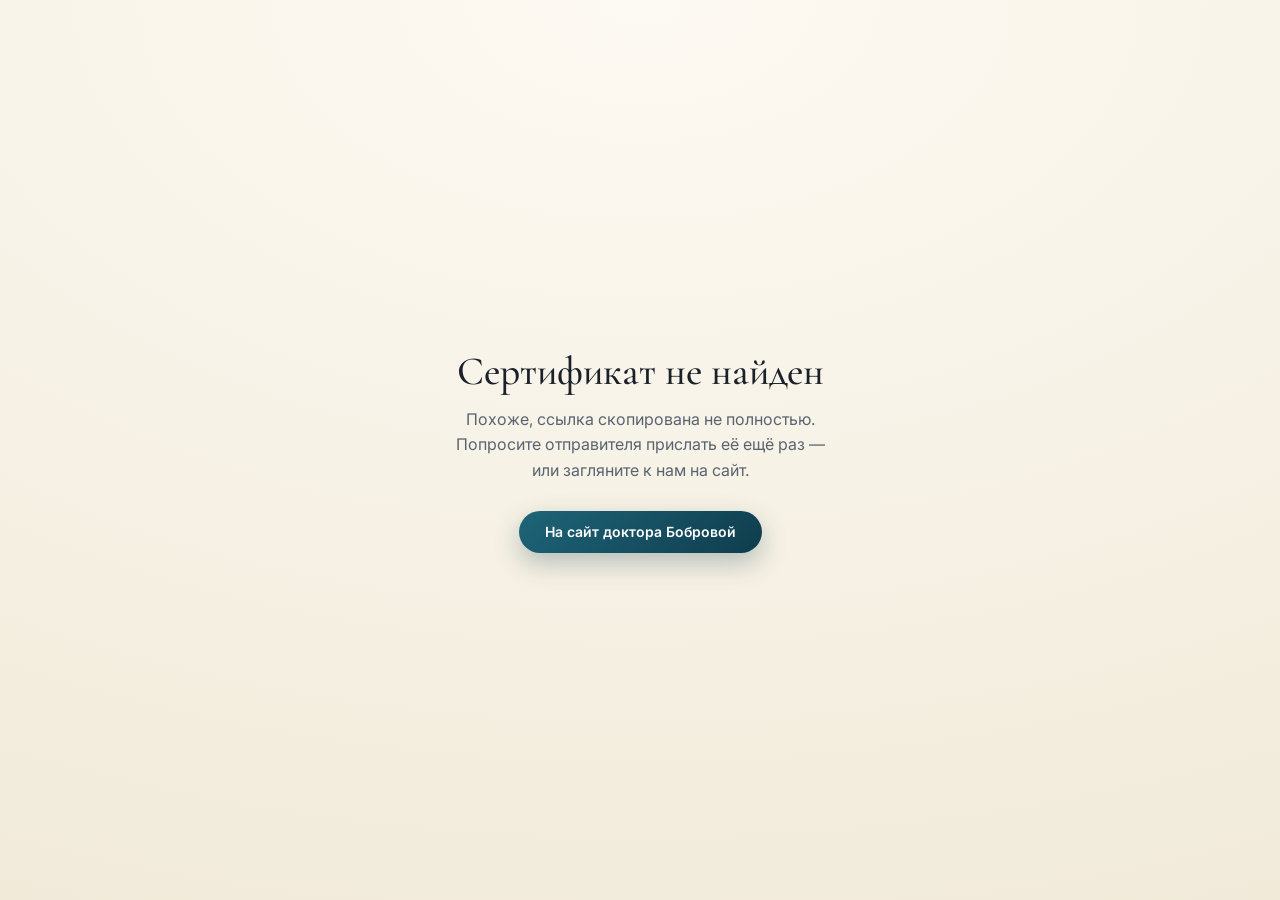
<file: gift.html>
<!doctype html>
<html lang="ru">
<head>
  <meta charset="utf-8">
  <!-- страницы часто обновляются — браузер должен проверять свежесть -->
  <meta http-equiv="Cache-Control" content="no-cache">
  <meta name="viewport" content="width=device-width, initial-scale=1">
  <title>Подарочный сертификат — Doctor Bobrova Cosmetology</title>
  <meta name="robots" content="noindex">
  <meta property="og:title" content="Подарочный сертификат — Doctor Bobrova">
  <meta property="og:description" content="Вам подарили сертификат на услуги врача-косметолога Влады Бобровой. Откройте, чтобы посмотреть.">
  <meta property="og:image" content="https://doctorbobrova.ru/assets/img/og-cover.png">
  <link rel="icon" href="assets/img/logo-mark.svg" type="image/svg+xml">
  <link rel="preconnect" href="https://fonts.googleapis.com">
  <link rel="preconnect" href="https://fonts.gstatic.com" crossorigin>
  <link href="https://fonts.googleapis.com/css2?family=Cormorant+Garamond:ital,wght@0,400;0,500;0,600;0,700;1,500;1,600&family=Inter:wght@400;500;600&display=swap" rel="stylesheet">
  <style>
    :root{
      --teal:#0e3d4d; --teal-dark:#082a36; --teal-soft:#1e6478;
      --gold:#c5a572; --gold-dark:#a8884f; --gold-soft:#e8d9b8; --gold-pale:#f3e5c2;
      --cream:#fdfaf3; --cream-soft:#f6f1e6; --ink:#1a2129; --muted:#5a6470;
      --display:'Cormorant Garamond',Georgia,'Times New Roman',serif;
      --body:'Inter',-apple-system,BlinkMacSystemFont,'Segoe UI',Roboto,Arial,sans-serif;
      --ease-out:cubic-bezier(.16,1,.3,1);
      /* тема повода — переопределяется из JS */
      --page-bg1:#fdfaf3; --page-bg2:#f1ead9; --page-ink:#1a2129; --page-muted:#5a6470;
      --theme-accent:#c5a572;
    }
    *{box-sizing:border-box;margin:0;padding:0;}
    [hidden]{display:none !important;}
    html{-webkit-text-size-adjust:100%;}
    body{
      font-family:var(--body);color:var(--page-ink);
      background:radial-gradient(130% 110% at 50% 0%, var(--page-bg1) 0%, var(--page-bg2) 100%) fixed;
      min-height:100svh;-webkit-font-smoothing:antialiased;overflow-x:hidden;
    }
    img{display:block;max-width:100%;height:auto;}
    /* touch-action: чтобы двойной тап по кнопкам не приближал страницу на iOS */
    button{font-family:inherit;cursor:pointer;border:0;background:none;color:inherit;touch-action:manipulation;}
    a{color:inherit;text-decoration:none;touch-action:manipulation;}

    /* ---------- канвас с частицами ---------- */
    #fx{position:fixed;inset:0;width:100%;height:100%;z-index:50;pointer-events:none;}

    /* ---------- интро «печать» ---------- */
    .intro{
      position:fixed;inset:0;z-index:30;display:flex;flex-direction:column;
      align-items:center;justify-content:center;text-align:center;padding:24px;gap:0;
      transition:opacity .8s var(--ease-out), transform .8s var(--ease-out);
    }
    .intro.out{opacity:0;transform:scale(1.12);pointer-events:none;}
    /* фирменный wordmark-логотип с мягким золотым сиянием */
    .intro__logowrap{
      position:relative;margin-bottom:20px;
      animation:sealIn 1.1s var(--ease-out) .2s both, sealFloat 5.5s ease-in-out 1.4s infinite;
    }
    .intro__logowrap::before{
      content:'';position:absolute;inset:-56px -72px;border-radius:50%;
      background:radial-gradient(ellipse, rgba(197,165,114,.3) 0%, rgba(197,165,114,0) 68%);
      animation:pulse 3.2s ease-in-out infinite;
    }
    .intro__logo{position:relative;width:min(250px,66vw);height:auto;}
    body.dark .intro__logo{filter:brightness(0) invert(1);} /* на тёмной теме — белый */
    .intro__site{
      font-size:10px;font-weight:600;letter-spacing:.24em;text-transform:uppercase;
      color:var(--theme-accent);margin-bottom:34px;
      animation:fadeUp .9s var(--ease-out) .4s both;
    }
    .intro__title{
      font-family:var(--display);font-weight:500;font-size:clamp(30px,7vw,46px);
      line-height:1.12;color:var(--page-ink);margin-bottom:10px;
      animation:fadeUp .9s var(--ease-out) .45s both;
    }
    .intro__name{
      font-family:var(--display);font-style:italic;font-weight:600;
      font-size:clamp(22px,5.4vw,32px);color:var(--theme-accent);margin-bottom:44px;
      animation:fadeUp .9s var(--ease-out) .6s both;
    }
    .intro__btn{
      font:600 15px/1 var(--body);letter-spacing:.04em;color:#fff;
      padding:18px 42px;border-radius:100px;
      background:linear-gradient(135deg, var(--gold) 0%, var(--gold-dark) 100%);
      box-shadow:0 14px 36px rgba(168,136,79,.4);
      transition:transform .25s var(--ease-out), box-shadow .25s var(--ease-out), filter .25s;
      animation:fadeUp .9s var(--ease-out) .75s both;
      position:relative;overflow:hidden;
    }
    .intro__btn::after{
      content:'';position:absolute;inset:0;
      background:linear-gradient(105deg, transparent 42%, rgba(255,255,255,.45) 50%, transparent 58%);
      transform:translateX(-130%);animation:btnShine 3.4s ease 1.8s infinite;
    }
    .intro__btn:hover{transform:translateY(-2px);box-shadow:0 18px 44px rgba(168,136,79,.5);filter:brightness(1.05);}
    .intro__btn:active{transform:translateY(0);}
    .intro__hint{
      margin-top:22px;font-size:12.5px;color:var(--page-muted);letter-spacing:.02em;
      animation:fadeUp .9s var(--ease-out) .9s both;
    }

    @keyframes fadeUp{from{opacity:0;transform:translateY(18px);}to{opacity:1;transform:none;}}
    @keyframes sealIn{from{opacity:0;transform:scale(.6);}to{opacity:1;transform:scale(1);}}
    @keyframes sealFloat{0%,100%{transform:translateY(0);}50%{transform:translateY(-9px);}}
    @keyframes pulse{0%,100%{opacity:.55;transform:scale(.94);}50%{opacity:1;transform:scale(1.06);}}
    @keyframes btnShine{0%{transform:translateX(-130%);}38%,100%{transform:translateX(130%);}}

    /* ---------- сцена с сертификатом ---------- */
    .stage{
      position:relative;z-index:20;min-height:100svh;display:flex;flex-direction:column;
      align-items:center;justify-content:center;padding:40px 16px 56px;
    }
    .stage[hidden]{display:none;}

    .card{
      position:relative;width:100%;max-width:560px;
      background:radial-gradient(140% 120% at 0% 0%, #ffffff 0%, var(--cream) 48%, var(--cream-soft) 100%);
      border-radius:18px;overflow:hidden;
      box-shadow:0 40px 110px rgba(8,42,54,.35), 0 6px 24px rgba(8,42,54,.12);
      padding:clamp(30px,7vw,52px) clamp(22px,6vw,46px) clamp(26px,5vw,38px);
      text-align:center;color:var(--ink);
      opacity:0;transform:perspective(1300px) rotateX(22deg) translateY(70px) scale(.92);
    }
    .stage.revealed .card{
      opacity:1;transform:none;
      transition:opacity .9s var(--ease-out) .1s, transform 1.05s var(--ease-out) .1s;
    }
    /* блик, пробегающий по карточке */
    .card::after{
      content:'';position:absolute;inset:0;pointer-events:none;
      background:linear-gradient(115deg, transparent 42%, rgba(255,255,255,.5) 50%, transparent 58%);
      transform:translateX(-140%) skewX(-8deg);
    }
    .stage.revealed .card::after{animation:cardShine 7s ease 1.5s infinite;}
    @keyframes cardShine{0%{transform:translateX(-140%) skewX(-8deg);}26%,100%{transform:translateX(140%) skewX(-8deg);}}

    .card__frame{position:absolute;inset:12px;border:1.6px solid var(--gold);border-radius:12px;pointer-events:none;}
    .card__frame::after{content:'';position:absolute;inset:4px;border:.6px solid var(--gold-dark);opacity:.5;border-radius:9px;}
    .card__corner{position:absolute;width:26px;height:26px;border:0 solid var(--gold-dark);opacity:.9;pointer-events:none;}
    .card__corner.tl{top:12px;left:12px;border-top-width:2px;border-left-width:2px;margin:-5px 0 0 -5px;border-top-left-radius:4px;}
    .card__corner.tr{top:12px;right:12px;border-top-width:2px;border-right-width:2px;margin:-5px -5px 0 0;border-top-right-radius:4px;}
    .card__corner.bl{bottom:12px;left:12px;border-bottom-width:2px;border-left-width:2px;margin:0 0 -5px -5px;border-bottom-left-radius:4px;}
    .card__corner.br{bottom:12px;right:12px;border-bottom-width:2px;border-right-width:2px;margin:0 -5px -5px 0;border-bottom-right-radius:4px;}
    /* элементы карточки появляются каскадом (задержки заданы в разметке) */
    .card > .r{opacity:0;transform:translateY(16px);}
    .stage.revealed .card > .r{opacity:1;transform:none;transition:opacity .7s var(--ease-out), transform .7s var(--ease-out);}

    .card__logo{height:30px;width:auto;margin:0 auto 6px;}
    .card__eyebrow{font-size:10.5px;font-weight:600;letter-spacing:.4em;text-transform:uppercase;color:var(--gold-dark);margin-top:10px;}
    .card__rule{width:58px;height:2px;background:linear-gradient(90deg,transparent,var(--gold),transparent);margin:14px auto 0;}
    .card__title{
      font-family:var(--display);font-weight:600;color:var(--teal);
      font-size:clamp(30px,7.6vw,44px);line-height:1.08;margin-top:16px;letter-spacing:.01em;
    }
    .card__for{font-size:12px;letter-spacing:.24em;text-transform:uppercase;color:var(--muted);margin-top:18px;}
    .card__name{
      font-family:var(--display);font-style:italic;font-weight:600;color:var(--teal-dark);
      font-size:clamp(24px,6vw,34px);line-height:1.15;margin-top:4px;
      padding:0 6px 10px;display:inline-block;
      border-bottom:1.4px solid var(--gold);
    }
    .card__amount{
      font-family:var(--display);font-weight:700;color:var(--gold-dark);
      font-size:clamp(46px,12vw,68px);line-height:1;margin-top:22px;
      font-variant-numeric:tabular-nums;
      text-shadow:0 1px 0 #fff;
    }
    .card__amount small{font-size:.62em;font-weight:600;margin-left:.14em;}
    .card__amount-cap{font-size:12.5px;color:var(--muted);letter-spacing:.06em;margin-top:8px;}
    .card__message{
      font-family:var(--display);font-style:italic;font-weight:500;color:var(--ink);
      font-size:clamp(17px,4.4vw,20px);line-height:1.5;max-width:400px;margin:20px auto 0;
    }
    .card__expired{
      display:inline-block;margin-top:16px;padding:7px 16px;border-radius:100px;
      font-size:12px;font-weight:600;letter-spacing:.06em;color:#a34040;
      background:rgba(208,69,69,.09);border:1px solid rgba(208,69,69,.25);
    }
    .card__meta{
      display:flex;align-items:flex-end;justify-content:space-between;gap:14px;
      margin-top:clamp(24px,6vw,36px);padding-top:18px;
      border-top:1px solid rgba(197,165,114,.35);
    }
    .card__meta-col{flex:1;text-align:left;}
    .card__meta-col:last-child{text-align:right;}
    .card__meta-cap{font-size:9.5px;letter-spacing:.18em;text-transform:uppercase;color:var(--muted);}
    .card__meta-val{font-family:var(--display);font-weight:600;font-size:15.5px;color:var(--teal-dark);margin-top:3px;white-space:nowrap;}
    .card__site{
      text-align:center;margin-top:16px;
      font-size:9.5px;font-weight:600;letter-spacing:.26em;text-transform:uppercase;
      color:var(--gold-dark);
    }

    /* ---------- блок «как воспользоваться» ---------- */
    .after{
      width:100%;max-width:560px;margin-top:26px;text-align:center;
      opacity:0;transform:translateY(20px);
    }
    .stage.revealed .after{opacity:1;transform:none;transition:opacity .8s var(--ease-out) 1.5s, transform .8s var(--ease-out) 1.5s;}
    .after__how{font-size:13.5px;line-height:1.65;color:var(--page-muted);max-width:440px;margin:0 auto 18px;}
    .after__how strong{color:var(--page-ink);font-weight:600;}
    .after__btns{display:flex;gap:12px;justify-content:center;flex-wrap:wrap;}
    .btn{
      display:inline-flex;align-items:center;gap:9px;
      font:600 14px/1 var(--body);padding:14px 26px;border-radius:100px;
      transition:transform .22s var(--ease-out), box-shadow .22s var(--ease-out), filter .22s;
    }
    .btn:hover{transform:translateY(-2px);filter:brightness(1.06);}
    .btn--primary{color:#fff;background:linear-gradient(135deg,var(--teal-soft),var(--teal));box-shadow:0 10px 26px rgba(14,61,77,.28);}
    .btn--ghost{color:var(--page-ink);border:1.4px solid var(--theme-accent);background:rgba(255,255,255,.5);}
    .btn svg{width:16px;height:16px;flex-shrink:0;}
    .after__site{display:inline-block;margin-top:26px;font-size:12px;letter-spacing:.22em;text-transform:uppercase;color:var(--page-muted);font-weight:600;transition:color .2s;}
    .after__site:hover{color:var(--theme-accent);}

    /* ---------- тёмные темы (новый год) ---------- */
    body.dark .btn--ghost{background:rgba(255,255,255,.08);}
    body.dark .intro__btn{box-shadow:0 14px 40px rgba(197,165,114,.35);}
    body.dark .seal-big__ring{box-shadow:inset 0 0 0 5px rgba(197,165,114,.2), 0 18px 60px rgba(0,0,0,.4);}

    /* ---------- «сертификат не найден» ---------- */
    .notfound{
      position:relative;z-index:20;min-height:100svh;display:flex;flex-direction:column;
      align-items:center;justify-content:center;text-align:center;padding:24px;
    }
    .notfound[hidden]{display:none;}
    .notfound h1{font-family:var(--display);font-weight:500;font-size:clamp(28px,6vw,40px);color:var(--ink);margin-bottom:12px;}
    .notfound p{color:var(--muted);max-width:380px;line-height:1.6;margin-bottom:28px;}

    @media (prefers-reduced-motion: reduce){
      *{animation:none !important;transition:none !important;}
      .card,.card > .r,.after{opacity:1 !important;transform:none !important;}
      #fx{display:none;}
    }
  </style>
</head>
<body>

  <canvas id="fx" aria-hidden="true"></canvas>

  <!-- Интро -->
  <div class="intro" id="intro" hidden>
    <div class="intro__logowrap">
      <img class="intro__logo" src="assets/img/logo-wordmark.png" alt="Doctor Bobrova Cosmetology">
    </div>
    <div class="intro__site">doctorbobrova.ru</div>
    <h1 class="intro__title">Вам подарили сертификат</h1>
    <div class="intro__name" id="introName"></div>
    <button class="intro__btn" id="openBtn">Открыть подарок</button>
    <div class="intro__hint">Нажмите, чтобы увидеть сюрприз</div>
  </div>

  <!-- Сертификат -->
  <main class="stage" id="stage" hidden>
    <section class="card" id="card" aria-label="Подарочный сертификат">
      <div class="card__frame" aria-hidden="true"></div>
      <span class="card__corner tl" aria-hidden="true"></span><span class="card__corner tr" aria-hidden="true"></span>
      <span class="card__corner bl" aria-hidden="true"></span><span class="card__corner br" aria-hidden="true"></span>

      <div class="r" style="transition-delay:.45s">
        <img class="card__logo" src="assets/img/logo-wordmark.png" alt="Doctor Bobrova Cosmetology">
        <div class="card__eyebrow">Подарочный сертификат</div>
        <div class="card__rule"></div>
      </div>

      <div class="r" style="transition-delay:.6s">
        <h1 class="card__title" id="cardTitle"></h1>
      </div>

      <div class="r" style="transition-delay:.75s">
        <div class="card__for">на имя</div>
        <div class="card__name" id="cardName"></div>
      </div>

      <div class="r" style="transition-delay:.9s">
        <div class="card__amount"><span id="amountNum">0</span><small>₽</small></div>
        <div class="card__amount-cap">на услуги врача-косметолога Влады Бобровой</div>
      </div>

      <div class="r" style="transition-delay:1.05s">
        <p class="card__message" id="cardMessage" hidden></p>
        <div class="card__expired" id="expiredBadge" hidden>Срок действия сертификата истёк</div>
      </div>

      <div class="r card__meta" style="transition-delay:1.2s">
        <div class="card__meta-col">
          <div class="card__meta-cap">Сертификат №</div>
          <div class="card__meta-val" id="certNo">—</div>
        </div>
        <div class="card__meta-col">
          <div class="card__meta-cap">Действителен до</div>
          <div class="card__meta-val" id="certExpiry">—</div>
        </div>
      </div>

      <div class="r card__site" style="transition-delay:1.3s">doctorbobrova.ru</div>
    </section>

    <div class="after">
      <p class="after__how">
        <strong>Как воспользоваться:</strong> запишитесь на приём любым удобным
        способом и назовите номер сертификата — остальное мы сделаем сами.
      </p>
      <div class="after__btns">
        <a class="btn btn--primary" id="tgBtn" target="_blank" rel="noopener">
          <svg viewBox="0 0 24 24" fill="currentColor" aria-hidden="true"><path d="M21.9 4.6c.3-1.2-.9-2.2-2-1.7L2.7 9.9c-1.2.5-1.1 2.2.1 2.6l4.4 1.4 1.7 5.2c.3 1 1.6 1.3 2.4.5l2.4-2.4 4.4 3.2c.9.7 2.2.2 2.4-.9l3.3-14.9zM8.2 12.9l9.3-5.7c.2-.1.4.2.2.3l-7.7 7-.3 3.2-1.5-4.8z"/></svg>
          Записаться в Telegram
        </a>
        <a class="btn btn--ghost" id="phoneBtn">
          <svg viewBox="0 0 24 24" fill="none" stroke="currentColor" stroke-width="2" stroke-linecap="round" stroke-linejoin="round" aria-hidden="true"><path d="M22 16.92v3a2 2 0 0 1-2.18 2 19.79 19.79 0 0 1-8.63-3.07 19.5 19.5 0 0 1-6-6 19.79 19.79 0 0 1-3.07-8.67A2 2 0 0 1 4.11 2h3a2 2 0 0 1 2 1.72c.13.96.36 1.9.7 2.81a2 2 0 0 1-.45 2.11L8.09 9.91a16 16 0 0 0 6 6l1.27-1.27a2 2 0 0 1 2.11-.45c.91.34 1.85.57 2.81.7A2 2 0 0 1 22 16.92z"/></svg>
          Позвонить
        </a>
      </div>
      <a class="after__site" href="index.html">doctorbobrova.ru</a>
    </div>
  </main>

  <!-- Ошибка -->
  <div class="notfound" id="notfound" hidden>
    <h1>Сертификат не найден</h1>
    <p>Похоже, ссылка скопирована не полностью. Попросите отправителя прислать её ещё раз — или загляните к нам на сайт.</p>
    <a class="btn btn--primary" href="index.html">На сайт доктора Бобровой</a>
  </div>

  <script src="assets/js/config.js"></script>
  <script>
  'use strict';
  /* ============================================================
     Просмотр подарочного сертификата.
     Данные зашифрованы в ссылке: gift.html#1.<base64url(JSON)>
     JSON: { n:ФИО, a:сумма, t:тип, e:действителен до (ISO), m:пожелание, k:номер }
     Ссылки создаёт gift-studio.html (пин-код у доктора).
     ============================================================ */

  /* ---------- темы поводов ---------- */
  var THEMES = {
    universal: {
      title:'Красота в подарок', dark:false,
      bg1:'#fdfaf3', bg2:'#efe7d4', accent:'#a8884f',
      ambient:{kind:'dust', n:42}, burst:{kind:'dust', n:80}
    },
    birthday: {
      title:'С днём рождения!', dark:false,
      bg1:'#fdf8ee', bg2:'#f6e7d2', accent:'#c98a5e',
      ambient:{kind:'confetti', n:34, balloons:6}, burst:{kind:'confetti', n:160}
    },
    wedding: {
      title:'С днём свадьбы!', dark:false,
      bg1:'#fdf6f3', bg2:'#f5e3de', accent:'#c98a8d',
      ambient:{kind:'petals', n:30, hearts:8}, burst:{kind:'petals', n:90}
    },
    newyear: {
      title:'С Новым годом!', dark:true,
      bg1:'#10485c', bg2:'#082a36', accent:'#c5a572',
      ambient:{kind:'snow', n:90, fireworks:true}, burst:{kind:'firework', n:3}
    },
    march8: {
      title:'С 8 Марта!', dark:false,
      bg1:'#fdf8f1', bg2:'#f4e6e6', accent:'#c9798f',
      ambient:{kind:'tulips', n:34}, burst:{kind:'tulips', n:90}
    },
    love: {
      title:'От всего сердца', dark:false,
      bg1:'#fdf4f1', bg2:'#f6e0dd', accent:'#c47878',
      ambient:{kind:'hearts', n:26}, burst:{kind:'hearts', n:60}
    }
  };

  /* ---------- декодер данных из ссылки ---------- */
  function decodeData(){
    try{
      var h = location.hash.replace(/^#/,'');
      if(h.indexOf('1.') !== 0) return null;
      var b64 = h.slice(2).replace(/-/g,'+').replace(/_/g,'/');
      while(b64.length % 4) b64 += '=';
      var bin = atob(b64);
      var bytes = new Uint8Array(bin.length);
      for(var i=0;i<bin.length;i++) bytes[i] = bin.charCodeAt(i);
      var data = JSON.parse(new TextDecoder().decode(bytes));
      if(!data || !data.n || !data.a) return null;
      return data;
    }catch(e){ return null; }
  }

  function fmtAmount(n){ return Math.round(n).toLocaleString('ru-RU'); }
  function fmtDate(iso){
    var d = new Date(iso + 'T00:00:00');
    if(isNaN(d)) return null;
    return ('0'+d.getDate()).slice(-2) + '.' + ('0'+(d.getMonth()+1)).slice(-2) + '.' + d.getFullYear();
  }

  /* ---------- инициализация ---------- */
  var data = decodeData();
  var intro = document.getElementById('intro');
  var stage = document.getElementById('stage');

  if(!data){
    document.getElementById('notfound').hidden = false;
  } else {
    var theme = THEMES[data.t] || THEMES.universal;
    var rs = document.documentElement.style;
    rs.setProperty('--page-bg1', theme.bg1);
    rs.setProperty('--page-bg2', theme.bg2);
    rs.setProperty('--theme-accent', theme.accent);
    if(theme.dark){
      document.body.classList.add('dark');
      rs.setProperty('--page-ink', '#fdfaf3');
      rs.setProperty('--page-muted', 'rgba(253,250,243,.72)');
    }

    document.getElementById('introName').textContent = data.n;
    document.getElementById('cardTitle').textContent = theme.title;
    document.getElementById('cardName').textContent = data.n;
    document.getElementById('certNo').textContent = data.k || '—';

    var expiryEl = document.getElementById('certExpiry');
    var expiryStr = data.e ? fmtDate(data.e) : null;
    expiryEl.textContent = expiryStr || 'бессрочно';
    if(data.e){
      var exp = new Date(data.e + 'T23:59:59');
      if(!isNaN(exp) && exp < new Date()) document.getElementById('expiredBadge').hidden = false;
    }

    if(data.m){
      var msgEl = document.getElementById('cardMessage');
      msgEl.textContent = '«' + data.m + '»';
      msgEl.hidden = false;
    }

    /* контакты из config.js */
    var cfg = window.VB_CONFIG || {};
    var tg = document.getElementById('tgBtn');
    if(cfg.telegram) tg.href = cfg.telegram; else tg.hidden = true;
    var ph = document.getElementById('phoneBtn');
    if(cfg.phoneClean) ph.href = 'tel:' + cfg.phoneClean; else ph.hidden = true;

    intro.hidden = false;

    var reduced = window.matchMedia('(prefers-reduced-motion: reduce)').matches;

    /* режим предпросмотра из студии (?pv=1): iframe не кликается —
       открываем сертификат сами через секунду */
    if(/[?&]pv=1/.test(location.search)){
      setTimeout(function(){ document.getElementById('openBtn').click(); }, 1100);
    }

    document.getElementById('openBtn').addEventListener('click', function(){
      intro.classList.add('out');
      stage.hidden = false;
      /* залп частиц из центра + запуск постоянной анимации */
      if(!reduced){
        FX.burst(theme.burst);
        FX.ambient(theme.ambient);
      }
      requestAnimationFrame(function(){ requestAnimationFrame(function(){
        stage.classList.add('revealed');
      });});
      setTimeout(function(){ intro.style.display = 'none'; }, 900);
      /* сумма «набегает» */
      var target = Number(data.a) || 0;
      var numEl = document.getElementById('amountNum');
      if(reduced){ numEl.textContent = fmtAmount(target); return; }
      var t0 = null, DUR = 1500;
      setTimeout(function step(ts){
        if(!t0){ t0 = performance.now(); }
        var p = Math.min((performance.now() - t0) / DUR, 1);
        var ease = 1 - Math.pow(1 - p, 3);
        numEl.textContent = fmtAmount(target * ease);
        if(p < 1) requestAnimationFrame(step);
      }, 950);
    });
  }

  /* ============================================================
     Движок частиц — все анимации нарисованы кодом на canvas.
     ============================================================ */
  var FX = (function(){
    var canvas = document.getElementById('fx');
    var ctx = canvas.getContext('2d');
    var W = 0, H = 0, DPR = Math.min(window.devicePixelRatio || 1, 2);
    var parts = [];        /* активные частицы */
    var emitters = [];     /* постоянные генераторы (снег, конфетти...) */
    var running = false;
    var MAX = 320;

    function resize(){
      W = window.innerWidth; H = window.innerHeight;
      canvas.width = W * DPR; canvas.height = H * DPR;
      ctx.setTransform(DPR, 0, 0, DPR, 0, 0);
    }
    window.addEventListener('resize', resize);
    resize();

    var R = Math.random;
    function rnd(a, b){ return a + R() * (b - a); }
    function pick(arr){ return arr[(R() * arr.length) | 0]; }

    var GOLD = ['#c5a572', '#e8d9b8', '#f3e5c2', '#a8884f'];
    var CONFETTI = ['#c5a572', '#1e6478', '#e2836f', '#f3e5c2', '#ffffff', '#a8884f'];
    var PETALS = ['#f4c6c3', '#eeb2b8', '#fbe3e0', '#e8d9b8', '#e8a1ab'];
    var TULIPS = ['#e88ca0', '#f2b5c4', '#f7d774', '#e8d9b8', '#d97b93'];
    var HEARTS = ['#d97b7b', '#e8a1a1', '#c5a572', '#c96a6a'];
    var FIRE = ['#f3e5c2', '#c5a572', '#ffffff', '#7fc4d8', '#e8d9b8'];

    /* --- фабрики частиц --- */
    function dust(x, y, boost){
      return { kind:'dust', x:x!=null?x:rnd(0,W), y:y!=null?y:rnd(0,H),
        vx:rnd(-.15,.15) * (boost||1), vy:rnd(-.35,-.08) * (boost||1),
        r:rnd(1,3.4), c:pick(GOLD), life:1, fade:rnd(.0012,.003),
        tw:rnd(0,Math.PI*2), tws:rnd(.02,.05) };
    }
    function confetti(x, y, burst){
      var p = { kind:'confetti', x:x!=null?x:rnd(0,W), y:y!=null?y:-20,
        w:rnd(5,9), h:rnd(8,15), c:pick(CONFETTI),
        rot:rnd(0,Math.PI*2), rs:rnd(-.12,.12),
        vx:rnd(-.6,.6), vy:rnd(.8,1.9), sway:rnd(0,Math.PI*2), sws:rnd(.02,.06),
        life:1, fade:0 };
      if(burst){ var a=rnd(0,Math.PI*2), s=rnd(3,11);
        p.vx=Math.cos(a)*s; p.vy=Math.sin(a)*s-3; p.fade=rnd(.004,.008); }
      return p;
    }
    function petal(x, y, colors, burst){
      var p = { kind:'petal', x:x!=null?x:rnd(0,W), y:y!=null?y:-20,
        rx:rnd(5,9), ry:rnd(3,5.5), c:pick(colors),
        rot:rnd(0,Math.PI*2), rs:rnd(-.04,.04),
        vx:rnd(-.4,.4), vy:rnd(.5,1.2), sway:rnd(0,Math.PI*2), sws:rnd(.015,.04),
        life:1, fade:0 };
      if(burst){ var a=rnd(0,Math.PI*2), s=rnd(2,8);
        p.vx=Math.cos(a)*s; p.vy=Math.sin(a)*s-2; p.fade=rnd(.003,.007); }
      return p;
    }
    function heart(x, y, burst){
      var p = { kind:'heart', x:x!=null?x:rnd(0,W), y:y!=null?y:H+20,
        s:rnd(6,13), c:pick(HEARTS),
        vx:rnd(-.3,.3), vy:rnd(-1.1,-.45), sway:rnd(0,Math.PI*2), sws:rnd(.02,.05),
        life:1, fade:rnd(.0015,.0035) };
      if(burst){ var a=rnd(0,Math.PI*2), s2=rnd(2,8);
        p.vx=Math.cos(a)*s2; p.vy=Math.sin(a)*s2-2.5; p.fade=rnd(.004,.009); }
      return p;
    }
    function snow(x, y){
      return { kind:'snow', x:x!=null?x:rnd(0,W), y:y!=null?y:-10,
        r:rnd(1,3.6), vx:rnd(-.25,.25), vy:rnd(.4,1.3),
        sway:rnd(0,Math.PI*2), sws:rnd(.01,.03), a:rnd(.4,.95), life:1, fade:0 };
    }
    function spark(x, y, c){
      var a = rnd(0, Math.PI*2), s = rnd(1.5, 6.5);
      return { kind:'spark', x:x, y:y, vx:Math.cos(a)*s, vy:Math.sin(a)*s,
        r:rnd(1,2.6), c:c, life:1, fade:rnd(.008,.016), trail:[] };
    }
    function balloon(){
      return { kind:'balloon', x:rnd(W*.06, W*.94), y:H + rnd(60,300),
        rx:rnd(16,24), c:pick(['#c5a572','#1e6478','#e2836f','#e8d9b8','#d98d90']),
        vy:rnd(-.55,-.3), sway:rnd(0,Math.PI*2), sws:rnd(.008,.018), life:1, fade:0 };
    }

    function firework(cx, cy){
      var c = pick(FIRE), n = 46 + (R()*26|0);
      for(var i=0;i<n;i++) parts.push(spark(cx, cy, c));
    }

    /* --- отрисовка --- */
    function drawHeartPath(s){
      ctx.beginPath();
      ctx.moveTo(0, s*.32);
      ctx.bezierCurveTo(0, 0, -s*.55, 0, -s*.55, s*.32);
      ctx.bezierCurveTo(-s*.55, s*.62, 0, s*.82, 0, s*1.05);
      ctx.bezierCurveTo(0, s*.82, s*.55, s*.62, s*.55, s*.32);
      ctx.bezierCurveTo(s*.55, 0, 0, 0, 0, s*.32);
      ctx.closePath();
    }

    function step(){
      if(!running) return;
      ctx.clearRect(0, 0, W, H);
      for(var e=0;e<emitters.length;e++) emitters[e]();

      for(var i=parts.length-1;i>=0;i--){
        var p = parts[i];
        p.life -= p.fade;

        if(p.kind === 'dust'){
          p.tw += p.tws; p.x += p.vx; p.y += p.vy;
          var al = p.life * (0.55 + 0.45*Math.sin(p.tw));
          ctx.globalAlpha = Math.max(al, 0);
          ctx.fillStyle = p.c;
          ctx.beginPath(); ctx.arc(p.x, p.y, p.r, 0, 7); ctx.fill();
          ctx.globalAlpha = Math.max(al*.35, 0);
          ctx.beginPath(); ctx.arc(p.x, p.y, p.r*2.4, 0, 7); ctx.fill();
        }
        else if(p.kind === 'confetti'){
          p.vy = Math.min(p.vy + .05, 2.4); p.vx *= .985;
          p.sway += p.sws; p.x += p.vx + Math.sin(p.sway)*.7; p.y += p.vy;
          p.rot += p.rs;
          ctx.globalAlpha = Math.max(p.life, 0);
          ctx.save(); ctx.translate(p.x, p.y); ctx.rotate(p.rot);
          ctx.scale(1, Math.abs(Math.sin(p.sway*1.4)) * .8 + .2); /* «переворот» ленточки */
          ctx.fillStyle = p.c; ctx.fillRect(-p.w/2, -p.h/2, p.w, p.h);
          ctx.restore();
        }
        else if(p.kind === 'petal'){
          p.vy = Math.min(p.vy + .02, 1.6); p.vx *= .99;
          p.sway += p.sws; p.x += p.vx + Math.sin(p.sway)*.9; p.y += p.vy;
          p.rot += p.rs;
          ctx.globalAlpha = Math.max(p.life * .92, 0);
          ctx.save(); ctx.translate(p.x, p.y); ctx.rotate(p.rot + Math.sin(p.sway)*.4);
          ctx.fillStyle = p.c;
          ctx.beginPath(); ctx.ellipse(0, 0, p.rx, p.ry, 0, 0, 7); ctx.fill();
          ctx.restore();
        }
        else if(p.kind === 'heart'){
          p.sway += p.sws; p.x += p.vx + Math.sin(p.sway)*.6; p.y += p.vy;
          if(p.vy < 0) p.vy *= .999; else { p.vy += .06; } /* залповые падают */
          ctx.globalAlpha = Math.max(p.life * .9, 0);
          ctx.save(); ctx.translate(p.x, p.y); ctx.rotate(Math.sin(p.sway)*.25);
          ctx.fillStyle = p.c; drawHeartPath(p.s); ctx.fill();
          ctx.restore();
        }
        else if(p.kind === 'snow'){
          p.sway += p.sws; p.x += p.vx + Math.sin(p.sway)*.5; p.y += p.vy;
          ctx.globalAlpha = p.a;
          ctx.fillStyle = '#fff';
          ctx.beginPath(); ctx.arc(p.x, p.y, p.r, 0, 7); ctx.fill();
        }
        else if(p.kind === 'spark'){
          p.vx *= .975; p.vy = p.vy * .975 + .055;
          p.x += p.vx; p.y += p.vy;
          p.trail.push([p.x, p.y]); if(p.trail.length > 5) p.trail.shift();
          ctx.globalAlpha = Math.max(p.life, 0);
          ctx.strokeStyle = p.c; ctx.lineWidth = p.r; ctx.lineCap = 'round';
          ctx.beginPath(); ctx.moveTo(p.trail[0][0], p.trail[0][1]);
          for(var t=1;t<p.trail.length;t++) ctx.lineTo(p.trail[t][0], p.trail[t][1]);
          ctx.stroke();
        }
        else if(p.kind === 'balloon'){
          p.sway += p.sws; p.x += Math.sin(p.sway)*.5; p.y += p.vy;
          ctx.globalAlpha = .85;
          ctx.save(); ctx.translate(p.x, p.y);
          /* ниточка */
          ctx.strokeStyle = 'rgba(90,100,112,.5)'; ctx.lineWidth = 1;
          ctx.beginPath(); ctx.moveTo(0, p.rx*1.28);
          ctx.quadraticCurveTo(Math.sin(p.sway*2)*8, p.rx*1.28 + 30, Math.sin(p.sway)*5, p.rx*1.28 + 58);
          ctx.stroke();
          /* шар + блик */
          ctx.fillStyle = p.c;
          ctx.beginPath(); ctx.ellipse(0, 0, p.rx, p.rx*1.22, 0, 0, 7); ctx.fill();
          ctx.beginPath(); ctx.moveTo(-4, p.rx*1.2); ctx.lineTo(4, p.rx*1.2); ctx.lineTo(0, p.rx*1.34); ctx.closePath(); ctx.fill();
          ctx.globalAlpha = .35; ctx.fillStyle = '#fff';
          ctx.beginPath(); ctx.ellipse(-p.rx*.32, -p.rx*.42, p.rx*.24, p.rx*.36, -.5, 0, 7); ctx.fill();
          ctx.restore();
        }

        /* уборка отживших и улетевших */
        if(p.life <= 0 || p.y > H + 90 || (p.kind==='heart' && p.y < -40) || (p.kind==='balloon' && p.y < -120)){
          parts.splice(i, 1);
        }
      }
      ctx.globalAlpha = 1;
      requestAnimationFrame(step);
    }

    function start(){ if(!running){ running = true; requestAnimationFrame(step); } }
    document.addEventListener('visibilitychange', function(){
      if(document.hidden){ running = false; }
      else if(emitters.length || parts.length){ start(); }
    });

    return {
      /* разовый залп из центра экрана */
      burst: function(cfg){
        var cx = W/2, cy = H/2, i;
        if(cfg.kind === 'confetti'){ for(i=0;i<cfg.n;i++) parts.push(confetti(cx, cy, true)); }
        else if(cfg.kind === 'petals'){ for(i=0;i<cfg.n;i++) parts.push(petal(cx, cy, PETALS, true)); }
        else if(cfg.kind === 'tulips'){ for(i=0;i<cfg.n;i++) parts.push(petal(cx, cy, TULIPS, true)); }
        else if(cfg.kind === 'hearts'){ for(i=0;i<cfg.n;i++) parts.push(heart(cx, cy, true)); }
        else if(cfg.kind === 'firework'){
          for(i=0;i<cfg.n;i++) (function(i){
            setTimeout(function(){ firework(rnd(W*.25,W*.75), rnd(H*.2,H*.45)); }, i*420);
          })(i);
        }
        else { for(i=0;i<cfg.n;i++){ var d = dust(cx + rnd(-40,40), cy + rnd(-40,40), 6); d.fade = rnd(.005,.01); parts.push(d); } }
        start();
      },

      /* постоянная фоновая анимация */
      ambient: function(cfg){
        var i;
        if(cfg.kind === 'dust'){
          for(i=0;i<cfg.n;i++) parts.push(dust());
          emitters.push(function(){ if(parts.length < cfg.n) parts.push(dust(rnd(0,W), H + 10)); });
        }
        else if(cfg.kind === 'confetti'){
          emitters.push(function(){
            if(R() < .12 && parts.length < MAX) parts.push(confetti());
          });
          if(cfg.balloons){ for(i=0;i<cfg.balloons;i++) parts.push(balloon());
            emitters.push(function(){
              var have = 0;
              for(var j=0;j<parts.length;j++) if(parts[j].kind==='balloon') have++;
              if(have < cfg.balloons && R() < .01) parts.push(balloon());
            });
          }
        }
        else if(cfg.kind === 'petals' || cfg.kind === 'tulips'){
          var colors = cfg.kind === 'tulips' ? TULIPS : PETALS;
          emitters.push(function(){ if(R() < .1 && parts.length < MAX) parts.push(petal(rnd(0,W), -20, colors)); });
          if(cfg.hearts){
            emitters.push(function(){ if(R() < .008 && parts.length < MAX) parts.push(heart()); });
          }
        }
        else if(cfg.kind === 'hearts'){
          emitters.push(function(){ if(R() < .05 && parts.length < MAX) parts.push(heart()); });
        }
        else if(cfg.kind === 'snow'){
          for(i=0;i<cfg.n;i++) parts.push(snow(rnd(0,W), rnd(0,H)));
          emitters.push(function(){
            var have = 0;
            for(var j=0;j<parts.length;j++) if(parts[j].kind==='snow') have++;
            if(have < cfg.n && R() < .5) parts.push(snow());
          });
          if(cfg.fireworks){
            var next = performance.now() + 1600;
            emitters.push(function(){
              if(performance.now() > next){
                firework(rnd(W*.15, W*.85), rnd(H*.12, H*.4));
                next = performance.now() + rnd(2200, 4200);
              }
            });
          }
        }
        start();
      }
    };
  })();
  </script>
</body>
</html>
</file>
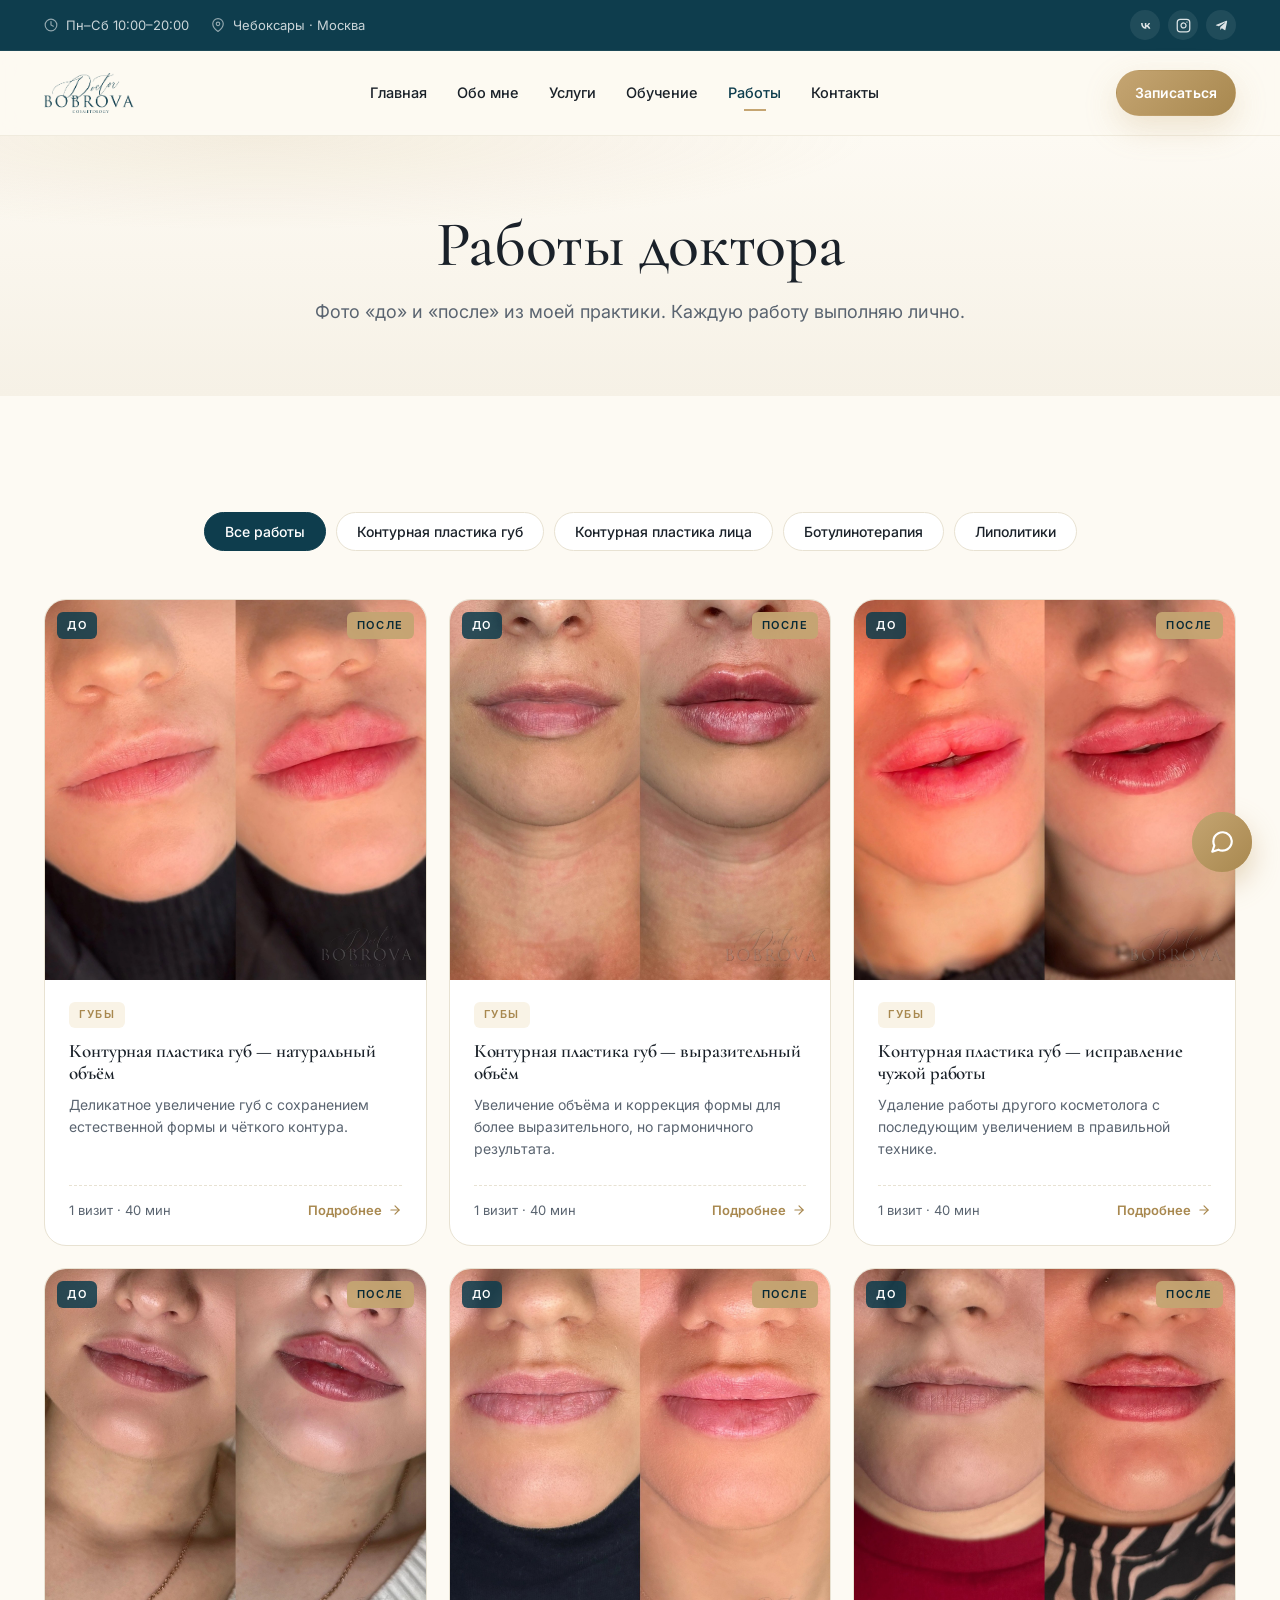
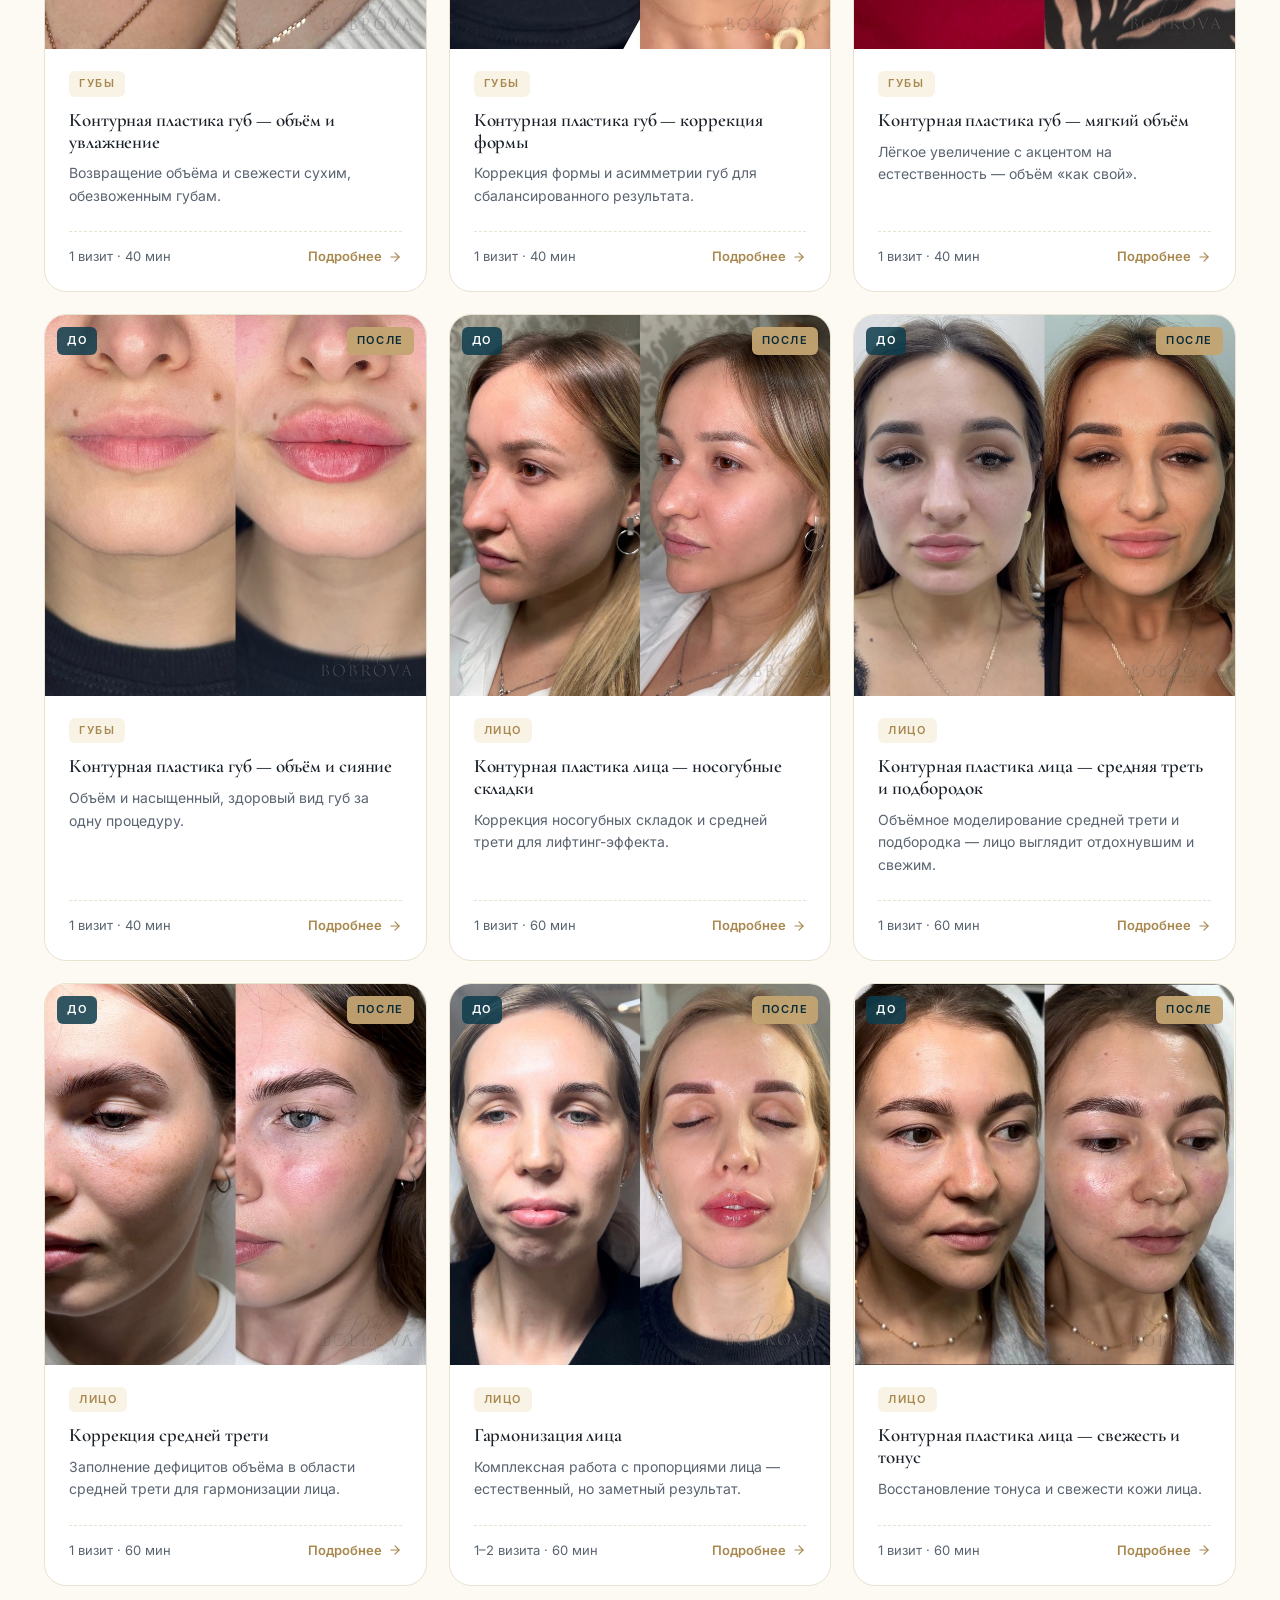
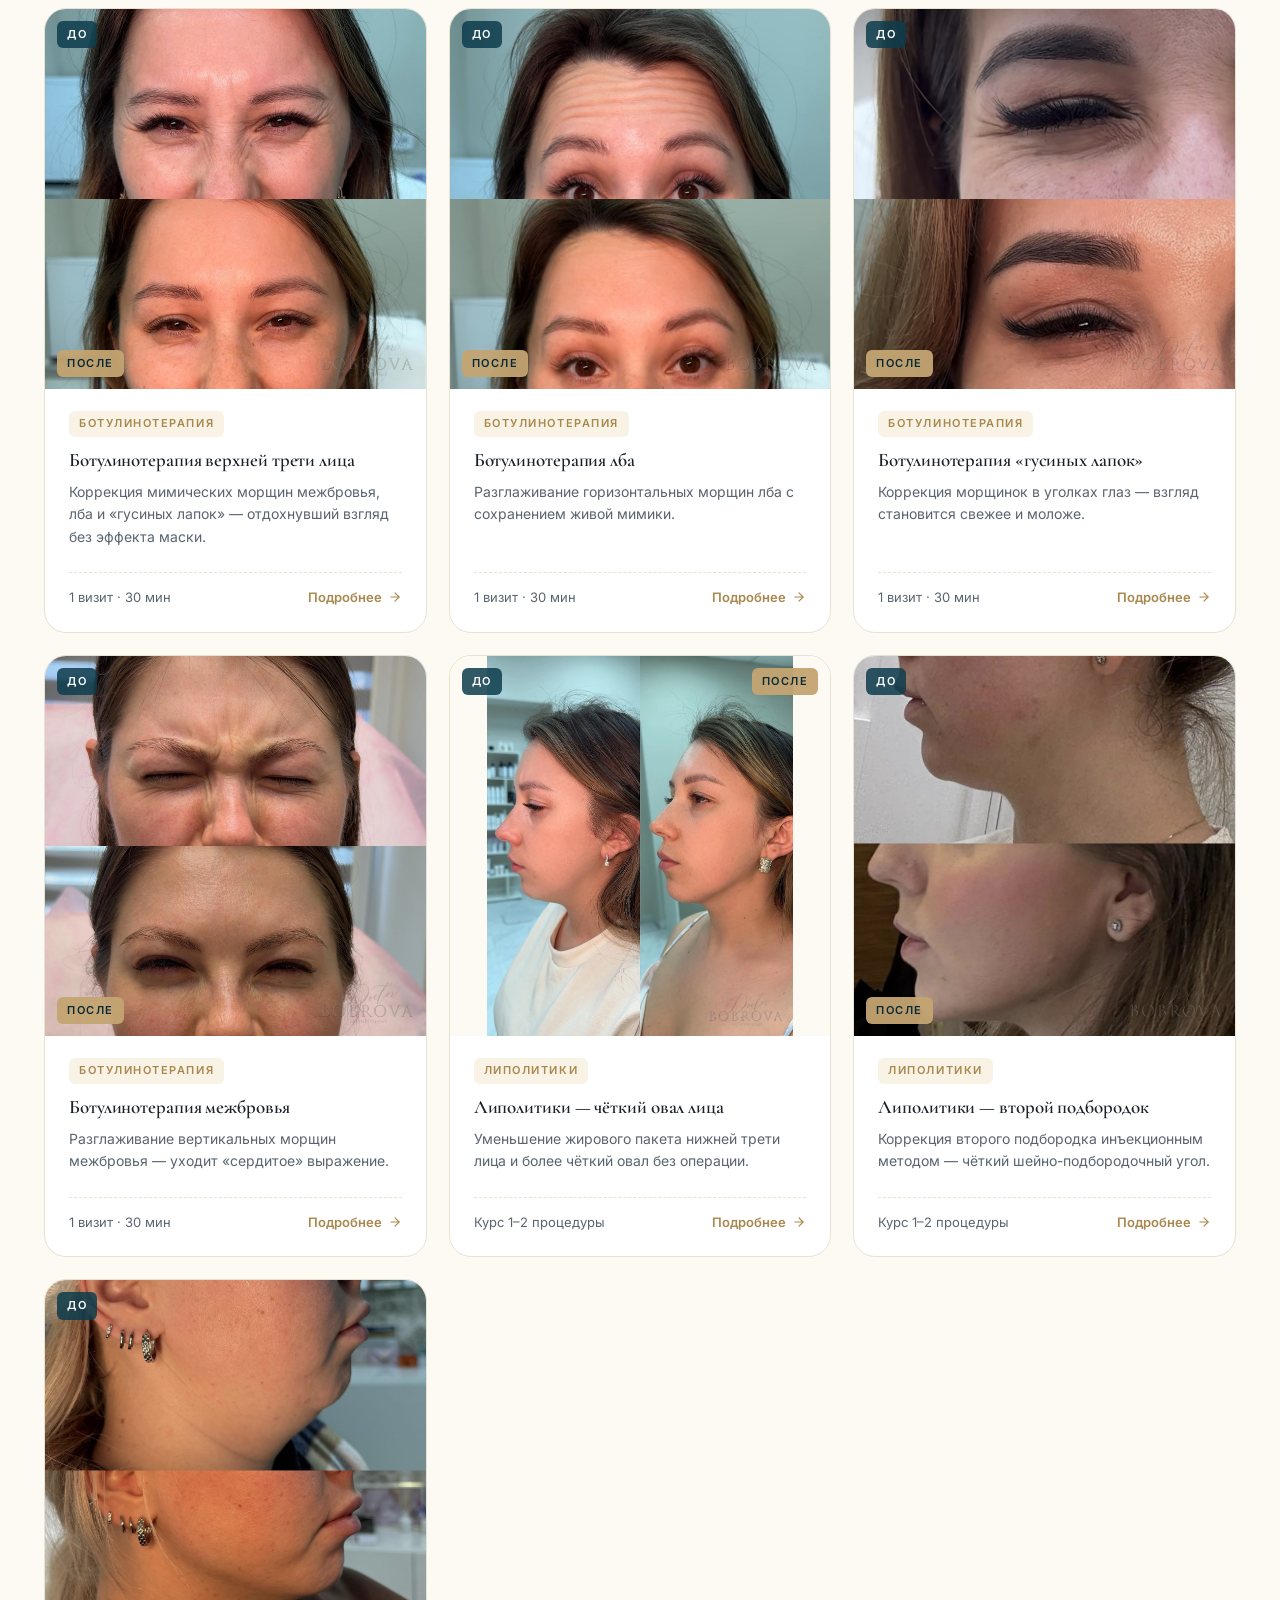
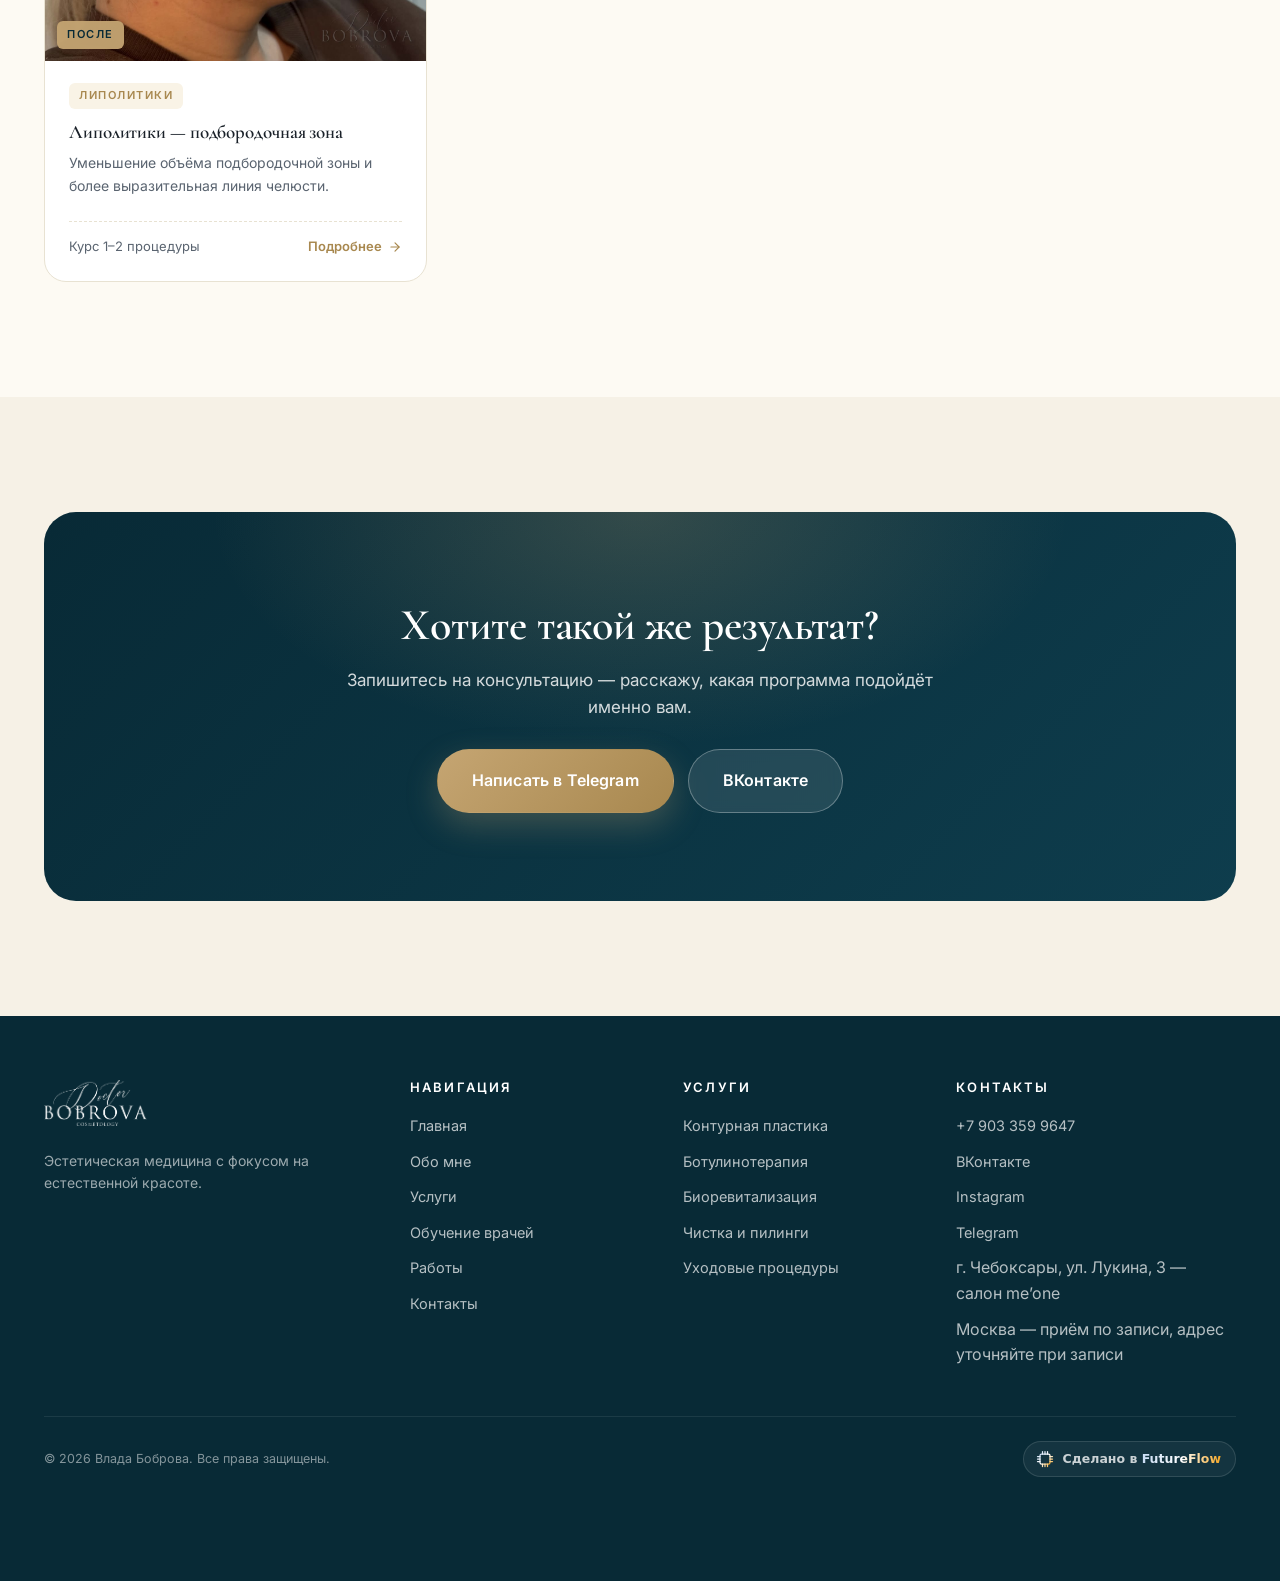
<file: portfolio.html>
<!doctype html>
<html lang="ru">
<head>
  <meta charset="utf-8">
  <meta name="viewport" content="width=device-width, initial-scale=1, viewport-fit=cover">
  <meta name="theme-color" content="#0e3d4d">
  <title>Работы — Влада Боброва, врач-косметолог · до и после</title>
  <meta name="description" content="Реальные работы врача-косметолога Влады Бобровой. Контурная пластика, ботокс, биоревитализация, липолитики «Стройность», чистка лица и пилинги — фото до и после с подробным описанием.">

  <link rel="icon" href="assets/img/logo-mark.svg" type="image/svg+xml">
  <link rel="apple-touch-icon" href="assets/img/logo-mark.svg">
  <link rel="canonical" href="https://doctorbobrova.ru/portfolio.html">

  <meta property="og:type" content="website">
  <meta property="og:site_name" content="Влада Боброва — врач-косметолог">
  <meta property="og:title" content="Работы — фото до и после · Влада Боброва">
  <meta property="og:description" content="Реальные работы врача-косметолога Влады Бобровой: контурная пластика, ботокс, биоревитализация, липолитики, чистка лица — фото до и после.">
  <meta property="og:url" content="https://doctorbobrova.ru/portfolio.html">
  <meta property="og:image" content="https://doctorbobrova.ru/assets/img/og-cover.png">
  <meta property="og:locale" content="ru_RU">
  <meta name="twitter:card" content="summary_large_image">

  <link rel="preconnect" href="https://fonts.googleapis.com">
  <link rel="preconnect" href="https://fonts.gstatic.com" crossorigin>
  <link href="https://fonts.googleapis.com/css2?family=Cormorant+Garamond:ital,wght@0,400;0,500;0,600;1,500&family=Inter:wght@400;500;600;700&display=swap" rel="stylesheet">
  <link rel="stylesheet" href="assets/css/styles.css">
</head>
<body>

<div class="topbar">
  <div class="container topbar__row">
    <div class="topbar__info">
      <span class="topbar__item"><svg viewBox="0 0 24 24" fill="none" stroke="currentColor" stroke-width="2" stroke-linecap="round" stroke-linejoin="round"><circle cx="12" cy="12" r="10"/><polyline points="12 6 12 12 16 14"/></svg><span data-cfg="hours">Пн–Сб 10:00–20:00</span></span>
      <span class="topbar__item"><svg viewBox="0 0 24 24" fill="none" stroke="currentColor" stroke-width="2" stroke-linecap="round" stroke-linejoin="round"><path d="M21 10c0 7-9 13-9 13S3 17 3 10a9 9 0 0 1 18 0z"/><circle cx="12" cy="10" r="3"/></svg><span data-cfg="addressShort">Чебоксары</span></span>
    </div>
    <div class="topbar__socials">
      <a data-href="vk" aria-label="ВКонтакте" target="_blank" rel="noopener"><svg viewBox="0 0 24 24" fill="currentColor"><path d="M13.16 17.3c-5.06 0-8.16-3.52-8.28-9.36h2.55c.08 4.29 2.02 6.12 3.5 6.49V7.94h2.43v3.65c1.45-.16 2.97-1.84 3.49-3.65h2.4c-.4 2.22-2.05 3.9-3.22 4.6 1.17.56 3.05 2.03 3.77 4.76h-2.64c-.56-1.78-1.95-3.16-3.8-3.35v3.35h-.39z"/></svg></a>
      <a data-href="instagram" aria-label="Instagram" target="_blank" rel="noopener"><svg viewBox="0 0 24 24" fill="none" stroke="currentColor" stroke-width="2" stroke-linecap="round" stroke-linejoin="round"><rect x="2" y="2" width="20" height="20" rx="5"/><path d="M16 11.37A4 4 0 1 1 12.63 8 4 4 0 0 1 16 11.37z"/><line x1="17.5" y1="6.5" x2="17.51" y2="6.5"/></svg></a>
      <a data-href="telegram" aria-label="Telegram" target="_blank" rel="noopener"><svg viewBox="0 0 24 24" fill="currentColor"><path d="M9.78 18.65l.28-4.23 7.68-6.92c.34-.31-.07-.46-.52-.19L7.74 13.3 3.64 12c-.88-.25-.89-.86.2-1.3l15.97-6.16c.73-.33 1.43.18 1.15 1.3l-2.72 12.81c-.19.91-.74 1.13-1.5.71L12.6 16.3l-1.99 1.93c-.23.23-.42.42-.83.42z"/></svg></a>
    </div>
  </div>
</div>

<header class="header">
  <div class="container header__row">
    <a class="brand" href="index.html" aria-label="Влада Боброва — главная">
      <img class="brand__logo" src="assets/img/logo-wordmark.png" alt="Doctor Bobrova Cosmetology — Влада Боброва, врач-косметолог" width="900" height="401">
      <span class="brand__text"><span class="brand__name" data-cfg="doctor.name">Влада Боброва</span><span class="brand__title" data-cfg="doctor.title">Врач-косметолог</span></span>
    </a>
    <nav class="nav"><a class="nav__link" href="index.html">Главная</a><a class="nav__link" href="about.html">Обо мне</a><a class="nav__link" href="services.html">Услуги</a><a class="nav__link" href="index.html#training">Обучение</a><a class="nav__link" href="portfolio.html">Работы</a><a class="nav__link" href="contacts.html">Контакты</a></nav>
    <div class="header__cta">
      <a class="btn btn--primary btn--sm" data-href="telegram" target="_blank" rel="noopener">Записаться</a>
      <button class="burger" aria-label="Открыть меню" aria-expanded="false"><svg viewBox="0 0 24 24" fill="none" stroke="currentColor" stroke-width="2" stroke-linecap="round" stroke-linejoin="round"><line x1="3" y1="6" x2="21" y2="6"/><line x1="3" y1="12" x2="21" y2="12"/><line x1="3" y1="18" x2="21" y2="18"/></svg></button>
    </div>
  </div>
</header>

<aside class="mobile-menu" aria-label="Мобильное меню">
  <a class="mobile-menu__link" href="index.html">Главная <svg viewBox="0 0 24 24" fill="none" stroke="currentColor" stroke-width="2" stroke-linecap="round" stroke-linejoin="round"><polyline points="9 18 15 12 9 6"/></svg></a>
  <a class="mobile-menu__link" href="about.html">Обо мне <svg viewBox="0 0 24 24" fill="none" stroke="currentColor" stroke-width="2" stroke-linecap="round" stroke-linejoin="round"><polyline points="9 18 15 12 9 6"/></svg></a>
  <a class="mobile-menu__link" href="services.html">Услуги <svg viewBox="0 0 24 24" fill="none" stroke="currentColor" stroke-width="2" stroke-linecap="round" stroke-linejoin="round"><polyline points="9 18 15 12 9 6"/></svg></a>
  <a class="mobile-menu__link" href="index.html#training">Обучение <svg viewBox="0 0 24 24" fill="none" stroke="currentColor" stroke-width="2" stroke-linecap="round" stroke-linejoin="round"><polyline points="9 18 15 12 9 6"/></svg></a>
  <a class="mobile-menu__link" href="portfolio.html">Работы <svg viewBox="0 0 24 24" fill="none" stroke="currentColor" stroke-width="2" stroke-linecap="round" stroke-linejoin="round"><polyline points="9 18 15 12 9 6"/></svg></a>
  <a class="mobile-menu__link" href="contacts.html">Контакты <svg viewBox="0 0 24 24" fill="none" stroke="currentColor" stroke-width="2" stroke-linecap="round" stroke-linejoin="round"><polyline points="9 18 15 12 9 6"/></svg></a>
  <div class="mobile-menu__actions">
    <a class="btn btn--primary" data-href="telegram" target="_blank" rel="noopener">Написать в Telegram</a>
    <a class="btn btn--ghost" data-href="instagram" target="_blank" rel="noopener">Instagram</a>
    <a class="btn btn--ghost" data-href="vk" target="_blank" rel="noopener">ВКонтакте</a>
  </div>
</aside>

<section class="page-hero">
  <div class="container container--narrow">
    <h1>Работы доктора</h1>
    <p>Фото «до» и «после» из моей практики. Каждую работу выполняю лично.</p>
  </div>
</section>

<section class="section">
  <div class="container">
    <div class="filters" id="portfolio-filters" role="tablist" aria-label="Фильтр работ по категориям">
      <button class="filter-chip is-active" data-filter="all" role="tab">Все работы</button>
      <button class="filter-chip" data-filter="lips" role="tab">Контурная пластика губ</button>
      <button class="filter-chip" data-filter="face" role="tab">Контурная пластика лица</button>
      <button class="filter-chip" data-filter="botox" role="tab">Ботулинотерапия</button>
      <button class="filter-chip" data-filter="lipo" role="tab">Липолитики</button>
    </div>
    <div class="portfolio-grid" id="portfolio-grid"></div>
  </div>
</section>

<section class="section section--soft">
  <div class="container">
    <div class="cta-banner reveal">
      <h2>Хотите такой же результат?</h2>
      <p>Запишитесь на консультацию — расскажу, какая программа подойдёт именно вам.</p>
      <div class="cta-banner__actions">
        <a class="btn btn--primary btn--lg" data-href="telegram" target="_blank" rel="noopener">Написать в Telegram</a>
        <a class="btn btn--light btn--lg" data-href="vk" target="_blank" rel="noopener">ВКонтакте</a>
      </div>
    </div>
  </div>
</section>

<footer class="footer">
  <div class="container">
    <div class="footer__grid">
      <div class="footer__brand">
        <a class="brand" href="index.html">
          <img class="brand__logo" src="assets/img/logo-wordmark.png" alt="Doctor Bobrova Cosmetology — Влада Боброва, врач-косметолог" width="900" height="401">
          <span class="brand__text"><span class="brand__name" data-cfg="doctor.name">Влада Боброва</span><span class="brand__title" data-cfg="doctor.title">Врач-косметолог</span></span>
        </a>
        <p>Эстетическая медицина с фокусом на естественной красоте.</p>
      </div>
      <div class="footer__col"><h4>Навигация</h4><ul class="footer__list"><li><a href="index.html">Главная</a></li><li><a href="about.html">Обо мне</a></li><li><a href="services.html">Услуги</a></li><li><a href="index.html#training">Обучение врачей</a></li><li><a href="portfolio.html">Работы</a></li><li><a href="contacts.html">Контакты</a></li></ul></div>
      <div class="footer__col"><h4>Услуги</h4><ul class="footer__list"><li><a href="services.html#fillers">Контурная пластика</a></li><li><a href="services.html#botox">Ботулинотерапия</a></li><li><a href="services.html#bioreva">Биоревитализация</a></li><li><a href="services.html#peels">Чистка и пилинги</a></li><li><a href="services.html#care">Уходовые процедуры</a></li></ul></div>
      <div class="footer__col"><h4>Контакты</h4><ul class="footer__list"><li><a data-href="phone"><span data-cfg="phone">+7 903 359 9647</span></a></li><li><a data-href="vk" target="_blank" rel="noopener">ВКонтакте</a></li><li><a data-href="instagram" target="_blank" rel="noopener">Instagram</a></li><li><a data-href="telegram" target="_blank" rel="noopener">Telegram</a></li><li><span data-cfg="addressCheb">г. Чебоксары, ул. Лукина, 3</span></li><li><span data-cfg="addressMoscow">Москва — по записи</span></li></ul></div>
    </div>
    <div class="footer__bottom">
      <div>© <span data-year>2026</span> Влада Боброва. Все права защищены.</div>
      <a href="https://futureflow.ru" target="_blank" rel="noopener" aria-label="Сделано в FutureFlow"
         style="display:inline-flex;align-items:center;gap:8px;padding:7px 14px 7px 11px;border-radius:100px;background:rgba(255,255,255,.05);border:1px solid rgba(255,255,255,.12);color:rgba(255,255,255,.78);text-decoration:none;font:600 12.5px/1 system-ui,-apple-system,'Segoe UI',Roboto,Arial,sans-serif">
        <svg width="20" height="20" viewBox="0 0 32 32" fill="none" stroke="url(#ffGrad)" stroke-width="2" stroke-linecap="round" stroke-linejoin="round" aria-hidden="true">
          <defs><linearGradient id="ffGrad" x1="0" y1="0" x2="1" y2="1"><stop offset="0" stop-color="#c8dcf4"/><stop offset=".5" stop-color="#fff"/><stop offset="1" stop-color="#f5a623"/></linearGradient></defs>
          <rect x="8" y="8" width="16" height="16" rx="2.5"/>
          <path d="M12 8V4M16 8V4M20 8V4 M12 28V24M16 28V24M20 28V24 M8 12H4M8 16H4M8 20H4 M28 12H24M28 16H24M28 20H24"/>
        </svg>
        <span>Сделано в&nbsp;<span style="font-weight:700;background:linear-gradient(90deg,#c8dcf4,#fff 50%,#f5a623);-webkit-background-clip:text;background-clip:text;-webkit-text-fill-color:transparent;color:transparent">FutureFlow</span></span>
      </a>
    </div>
  </div>
</footer>

<div class="fab" data-fab>
  <div class="fab__menu">
    <a class="fab__item" data-href="telegram" target="_blank" rel="noopener"><svg viewBox="0 0 24 24" fill="currentColor"><path d="M9.78 18.65l.28-4.23 7.68-6.92c.34-.31-.07-.46-.52-.19L7.74 13.3 3.64 12c-.88-.25-.89-.86.2-1.3l15.97-6.16c.73-.33 1.43.18 1.15 1.3l-2.72 12.81c-.19.91-.74 1.13-1.5.71L12.6 16.3l-1.99 1.93c-.23.23-.42.42-.83.42z"/></svg>Telegram</a>
    <a class="fab__item" data-href="instagram" target="_blank" rel="noopener"><svg viewBox="0 0 24 24" fill="none" stroke="currentColor" stroke-width="2" stroke-linecap="round" stroke-linejoin="round"><rect x="2" y="2" width="20" height="20" rx="5"/><path d="M16 11.37A4 4 0 1 1 12.63 8 4 4 0 0 1 16 11.37z"/><line x1="17.5" y1="6.5" x2="17.51" y2="6.5"/></svg>Instagram</a>
    <a class="fab__item" data-href="vk" target="_blank" rel="noopener"><svg viewBox="0 0 24 24" fill="currentColor"><path d="M13.16 17.3c-5.06 0-8.16-3.52-8.28-9.36h2.55c.08 4.29 2.02 6.12 3.5 6.49V7.94h2.43v3.65c1.45-.16 2.97-1.84 3.49-3.65h2.4c-.4 2.22-2.05 3.9-3.22 4.6 1.17.56 3.05 2.03 3.77 4.76h-2.64c-.56-1.78-1.95-3.16-3.8-3.35v3.35h-.39z"/></svg>ВКонтакте</a>
  </div>
  <button class="fab__toggle" aria-label="Связаться с врачом" aria-expanded="false"><svg class="fab__icon fab__icon--chat" viewBox="0 0 24 24" fill="none" stroke="currentColor" stroke-width="2" stroke-linecap="round" stroke-linejoin="round"><path d="M21 11.5a8.38 8.38 0 0 1-.9 3.8 8.5 8.5 0 0 1-7.6 4.7 8.38 8.38 0 0 1-3.8-.9L3 21l1.9-5.7a8.38 8.38 0 0 1-.9-3.8 8.5 8.5 0 0 1 4.7-7.6 8.38 8.38 0 0 1 3.8-.9h.5a8.48 8.48 0 0 1 8 8v.5z"/></svg><svg class="fab__icon fab__icon--close" viewBox="0 0 24 24" fill="none" stroke="currentColor" stroke-width="2" stroke-linecap="round" stroke-linejoin="round"><line x1="18" y1="6" x2="6" y2="18"/><line x1="6" y1="6" x2="18" y2="18"/></svg></button>
</div>

<div class="sticky-cta">
  <a class="btn btn--ghost" data-href="instagram" target="_blank" rel="noopener">Instagram</a>
  <a class="btn btn--primary" data-href="telegram" target="_blank" rel="noopener">Telegram</a>
</div>

<div class="lightbox" id="lightbox" role="dialog" aria-modal="true"><div class="lightbox__body"></div></div>

<script src="assets/js/config.js"></script>
<script src="assets/js/portfolio.js"></script>
<script src="assets/js/main.js"></script>
</body>
</html>
</file>
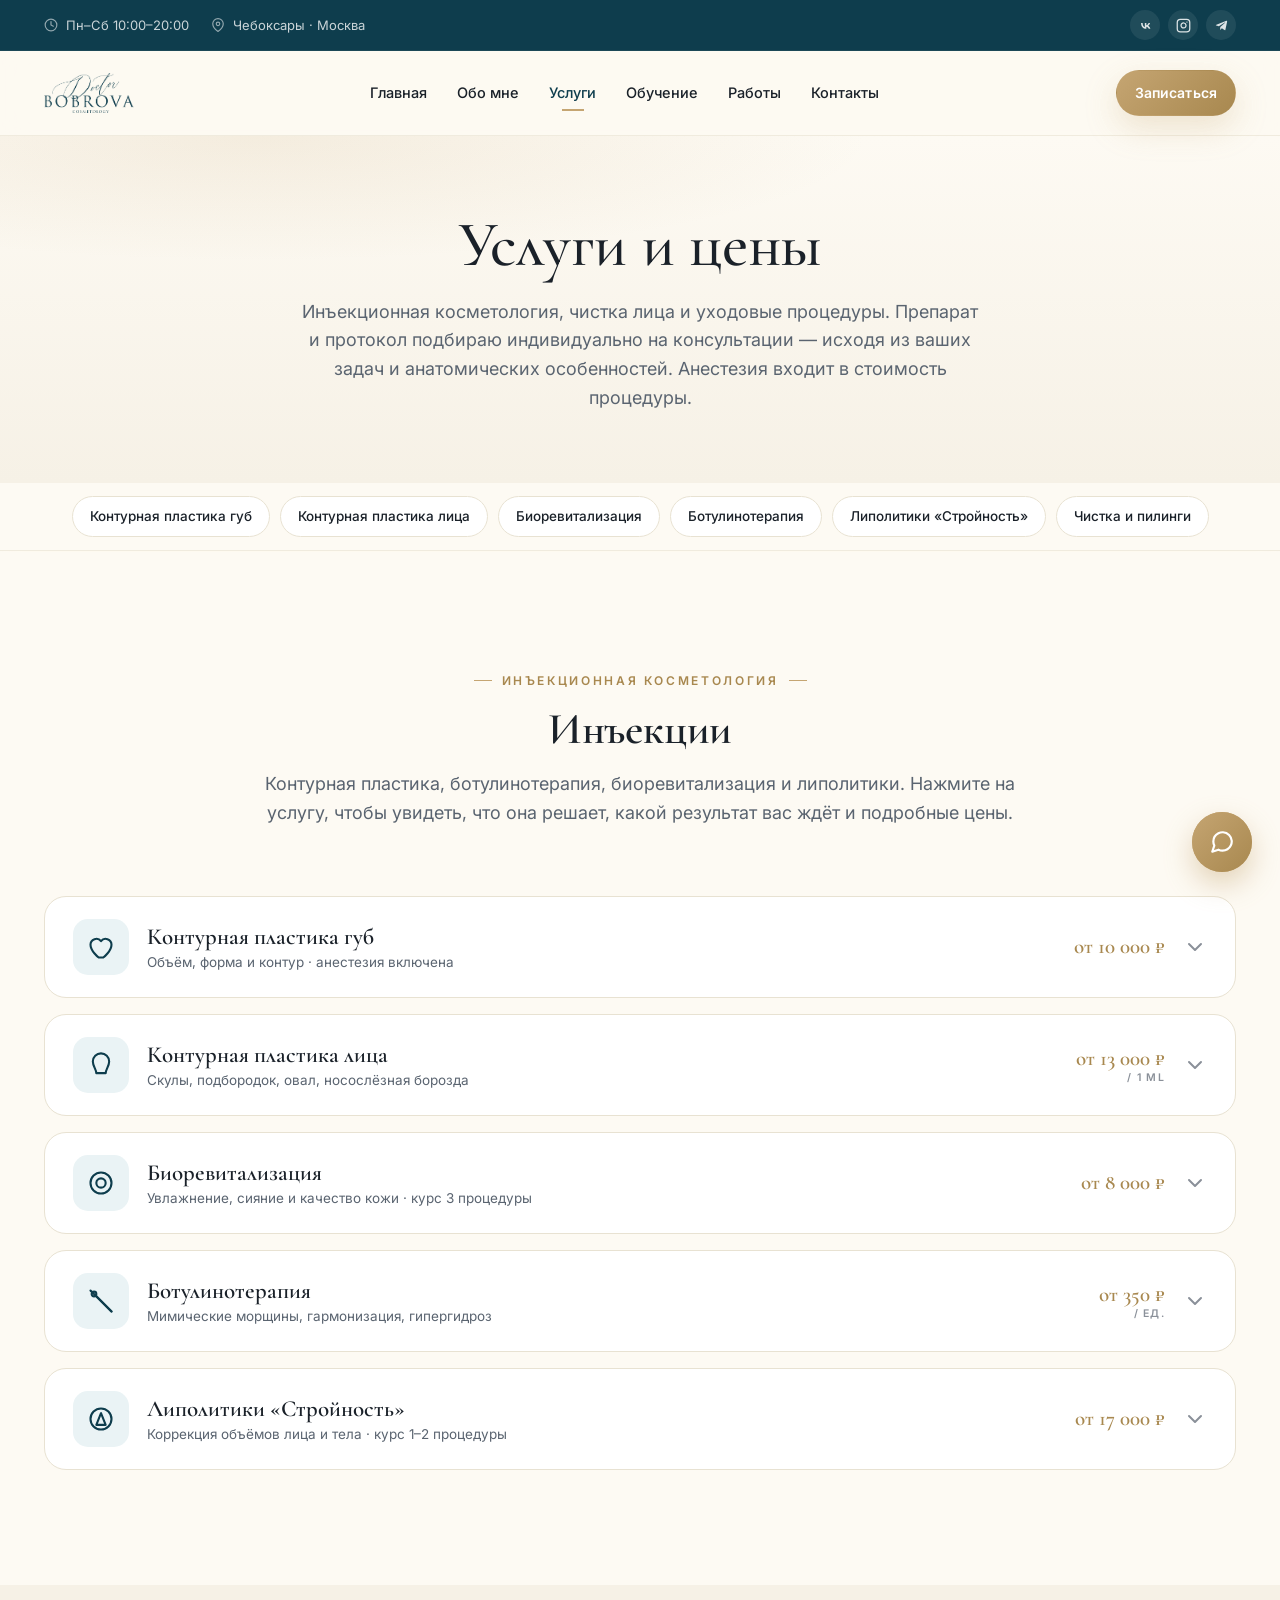
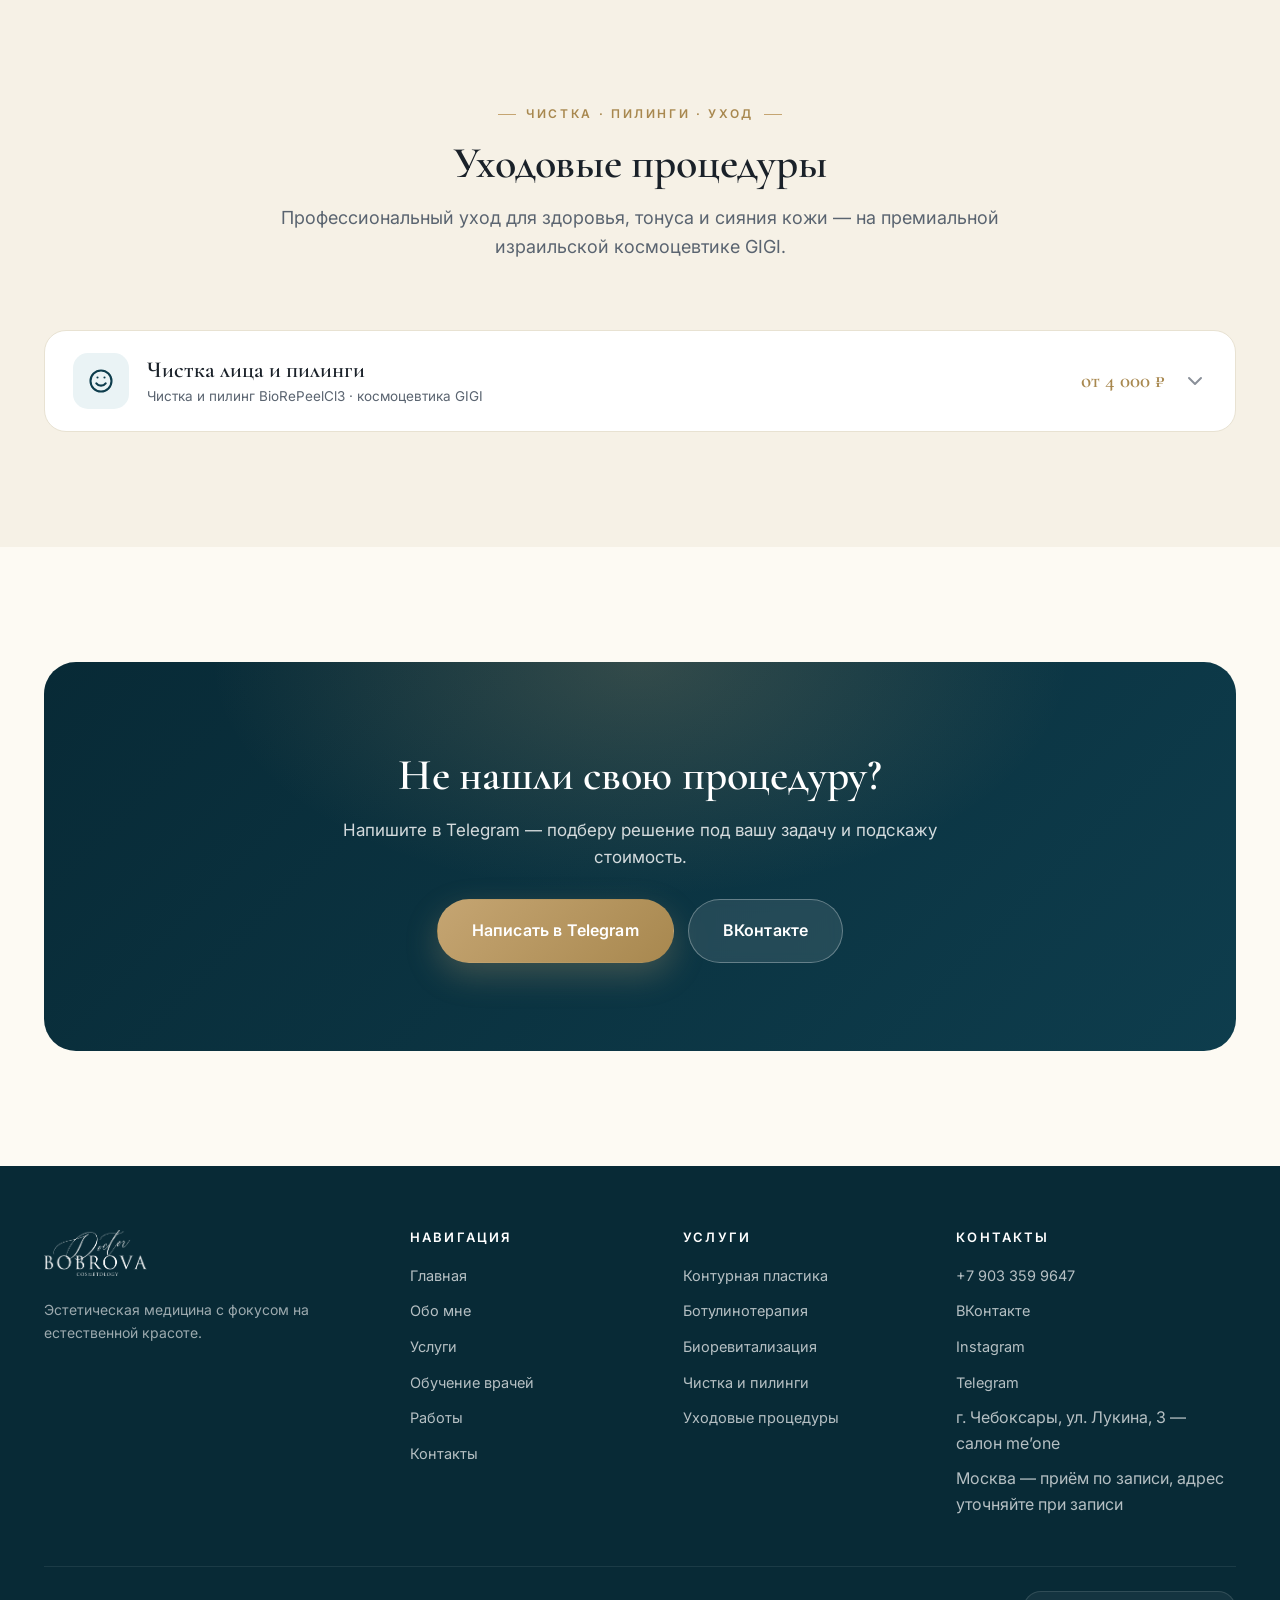
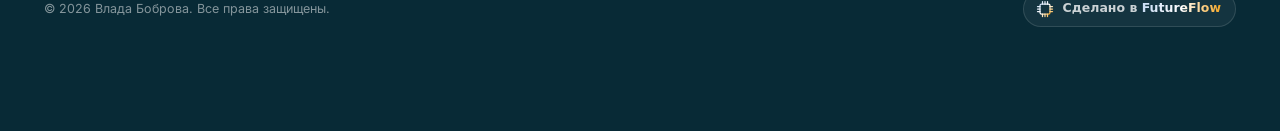
<file: services.html>
<!doctype html>
<html lang="ru">
<head>
  <meta charset="utf-8">
  <meta name="viewport" content="width=device-width, initial-scale=1, viewport-fit=cover">
  <meta name="theme-color" content="#0e3d4d">
  <title>Услуги и цены — Влада Боброва, врач-косметолог</title>
  <meta name="description" content="Услуги и цены врача-косметолога Влады Бобровой: контурная пластика губ и лица, ботулинотерапия, биоревитализация, липолитики «Стройность», чистка лица и пилинги BioRePeelCl3. Актуальный прайс-лист.">

  <link rel="icon" href="assets/img/logo-mark.svg" type="image/svg+xml">
  <link rel="apple-touch-icon" href="assets/img/logo-mark.svg">
  <link rel="canonical" href="https://doctorbobrova.ru/services.html">

  <meta property="og:type" content="website">
  <meta property="og:site_name" content="Влада Боброва — врач-косметолог">
  <meta property="og:title" content="Услуги и цены — Влада Боброва, врач-косметолог">
  <meta property="og:description" content="Контурная пластика губ и лица, ботулинотерапия, биоревитализация, липолитики «Стройность», чистка лица и пилинги. Актуальный прайс-лист.">
  <meta property="og:url" content="https://doctorbobrova.ru/services.html">
  <meta property="og:image" content="https://doctorbobrova.ru/assets/img/og-cover.png">
  <meta property="og:locale" content="ru_RU">
  <meta name="twitter:card" content="summary_large_image">

  <link rel="preconnect" href="https://fonts.googleapis.com">
  <link rel="preconnect" href="https://fonts.gstatic.com" crossorigin>
  <link href="https://fonts.googleapis.com/css2?family=Cormorant+Garamond:ital,wght@0,400;0,500;0,600;1,500&family=Inter:wght@400;500;600;700&display=swap" rel="stylesheet">
  <link rel="stylesheet" href="assets/css/styles.css">

  <script type="application/ld+json">
  {
    "@context": "https://schema.org",
    "@type": "BreadcrumbList",
    "itemListElement": [
      { "@type": "ListItem", "position": 1, "name": "Главная", "item": "https://doctorbobrova.ru/" },
      { "@type": "ListItem", "position": 2, "name": "Услуги и цены", "item": "https://doctorbobrova.ru/services.html" }
    ]
  }
  </script>
  <script type="application/ld+json">
  {
    "@context": "https://schema.org",
    "@type": "OfferCatalog",
    "name": "Услуги врача-косметолога Влады Бобровой",
    "url": "https://doctorbobrova.ru/services.html",
    "itemListElement": [
      { "@type": "Offer", "name": "Контурная пластика губ", "url": "https://doctorbobrova.ru/services.html#fillers", "priceCurrency": "RUB", "price": "10000" },
      { "@type": "Offer", "name": "Контурная пластика лица", "url": "https://doctorbobrova.ru/services.html#face-contouring", "priceCurrency": "RUB", "price": "13000" },
      { "@type": "Offer", "name": "Биоревитализация", "url": "https://doctorbobrova.ru/services.html#bioreva", "priceCurrency": "RUB", "price": "8000" },
      { "@type": "Offer", "name": "Ботулинотерапия", "url": "https://doctorbobrova.ru/services.html#botox", "priceCurrency": "RUB", "price": "350" },
      { "@type": "Offer", "name": "Липолитики «Стройность»", "url": "https://doctorbobrova.ru/services.html#lipolytics", "priceCurrency": "RUB", "price": "17000" },
      { "@type": "Offer", "name": "Чистка лица и пилинги", "url": "https://doctorbobrova.ru/services.html#care", "priceCurrency": "RUB", "price": "4000" }
    ]
  }
  </script>
</head>
<body>

<div class="topbar">
  <div class="container topbar__row">
    <div class="topbar__info">
      <span class="topbar__item"><svg viewBox="0 0 24 24" fill="none" stroke="currentColor" stroke-width="2" stroke-linecap="round" stroke-linejoin="round"><circle cx="12" cy="12" r="10"/><polyline points="12 6 12 12 16 14"/></svg><span data-cfg="hours">Пн–Сб 10:00–20:00</span></span>
      <span class="topbar__item"><svg viewBox="0 0 24 24" fill="none" stroke="currentColor" stroke-width="2" stroke-linecap="round" stroke-linejoin="round"><path d="M21 10c0 7-9 13-9 13S3 17 3 10a9 9 0 0 1 18 0z"/><circle cx="12" cy="10" r="3"/></svg><span data-cfg="addressShort">Чебоксары</span></span>
    </div>
    <div class="topbar__socials">
      <a data-href="vk" aria-label="ВКонтакте" target="_blank" rel="noopener"><svg viewBox="0 0 24 24" fill="currentColor"><path d="M13.16 17.3c-5.06 0-8.16-3.52-8.28-9.36h2.55c.08 4.29 2.02 6.12 3.5 6.49V7.94h2.43v3.65c1.45-.16 2.97-1.84 3.49-3.65h2.4c-.4 2.22-2.05 3.9-3.22 4.6 1.17.56 3.05 2.03 3.77 4.76h-2.64c-.56-1.78-1.95-3.16-3.8-3.35v3.35h-.39z"/></svg></a>
      <a data-href="instagram" aria-label="Instagram" target="_blank" rel="noopener"><svg viewBox="0 0 24 24" fill="none" stroke="currentColor" stroke-width="2" stroke-linecap="round" stroke-linejoin="round"><rect x="2" y="2" width="20" height="20" rx="5"/><path d="M16 11.37A4 4 0 1 1 12.63 8 4 4 0 0 1 16 11.37z"/><line x1="17.5" y1="6.5" x2="17.51" y2="6.5"/></svg></a>
      <a data-href="telegram" aria-label="Telegram" target="_blank" rel="noopener"><svg viewBox="0 0 24 24" fill="currentColor"><path d="M9.78 18.65l.28-4.23 7.68-6.92c.34-.31-.07-.46-.52-.19L7.74 13.3 3.64 12c-.88-.25-.89-.86.2-1.3l15.97-6.16c.73-.33 1.43.18 1.15 1.3l-2.72 12.81c-.19.91-.74 1.13-1.5.71L12.6 16.3l-1.99 1.93c-.23.23-.42.42-.83.42z"/></svg></a>
    </div>
  </div>
</div>

<header class="header">
  <div class="container header__row">
    <a class="brand" href="index.html" aria-label="Влада Боброва — главная">
      <img class="brand__logo" src="assets/img/logo-wordmark.png" alt="Doctor Bobrova Cosmetology — Влада Боброва, врач-косметолог" width="900" height="401">
      <span class="brand__text"><span class="brand__name" data-cfg="doctor.name">Влада Боброва</span><span class="brand__title" data-cfg="doctor.title">Врач-косметолог</span></span>
    </a>
    <nav class="nav"><a class="nav__link" href="index.html">Главная</a><a class="nav__link" href="about.html">Обо мне</a><a class="nav__link" href="services.html">Услуги</a><a class="nav__link" href="index.html#training">Обучение</a><a class="nav__link" href="portfolio.html">Работы</a><a class="nav__link" href="contacts.html">Контакты</a></nav>
    <div class="header__cta">
      <a class="btn btn--primary btn--sm" data-href="telegram" target="_blank" rel="noopener">Записаться</a>
      <button class="burger" aria-label="Открыть меню" aria-expanded="false"><svg viewBox="0 0 24 24" fill="none" stroke="currentColor" stroke-width="2" stroke-linecap="round" stroke-linejoin="round"><line x1="3" y1="6" x2="21" y2="6"/><line x1="3" y1="12" x2="21" y2="12"/><line x1="3" y1="18" x2="21" y2="18"/></svg></button>
    </div>
  </div>
</header>

<aside class="mobile-menu" aria-label="Мобильное меню">
  <a class="mobile-menu__link" href="index.html">Главная <svg viewBox="0 0 24 24" fill="none" stroke="currentColor" stroke-width="2" stroke-linecap="round" stroke-linejoin="round"><polyline points="9 18 15 12 9 6"/></svg></a>
  <a class="mobile-menu__link" href="about.html">Обо мне <svg viewBox="0 0 24 24" fill="none" stroke="currentColor" stroke-width="2" stroke-linecap="round" stroke-linejoin="round"><polyline points="9 18 15 12 9 6"/></svg></a>
  <a class="mobile-menu__link" href="services.html">Услуги <svg viewBox="0 0 24 24" fill="none" stroke="currentColor" stroke-width="2" stroke-linecap="round" stroke-linejoin="round"><polyline points="9 18 15 12 9 6"/></svg></a>
  <a class="mobile-menu__link" href="index.html#training">Обучение <svg viewBox="0 0 24 24" fill="none" stroke="currentColor" stroke-width="2" stroke-linecap="round" stroke-linejoin="round"><polyline points="9 18 15 12 9 6"/></svg></a>
  <a class="mobile-menu__link" href="portfolio.html">Работы <svg viewBox="0 0 24 24" fill="none" stroke="currentColor" stroke-width="2" stroke-linecap="round" stroke-linejoin="round"><polyline points="9 18 15 12 9 6"/></svg></a>
  <a class="mobile-menu__link" href="contacts.html">Контакты <svg viewBox="0 0 24 24" fill="none" stroke="currentColor" stroke-width="2" stroke-linecap="round" stroke-linejoin="round"><polyline points="9 18 15 12 9 6"/></svg></a>
  <div class="mobile-menu__actions">
    <a class="btn btn--primary" data-href="telegram" target="_blank" rel="noopener">Написать в Telegram</a>
    <a class="btn btn--ghost" data-href="instagram" target="_blank" rel="noopener">Instagram</a>
    <a class="btn btn--ghost" data-href="vk" target="_blank" rel="noopener">ВКонтакте</a>
  </div>
</aside>

<section class="page-hero">
  <div class="container container--narrow">
    <h1>Услуги и цены</h1>
    <p>Инъекционная косметология, чистка лица и уходовые процедуры. Препарат и протокол подбираю индивидуально на консультации — исходя из ваших задач и анатомических особенностей. Анестезия входит в стоимость процедуры.</p>
  </div>
</section>

<nav class="svc-jump" aria-label="Быстрый переход к услуге">
  <div class="container svc-jump__row">
    <a class="svc-jump__chip" href="#fillers">Контурная пластика губ</a>
    <a class="svc-jump__chip" href="#face-contouring">Контурная пластика лица</a>
    <a class="svc-jump__chip" href="#bioreva">Биоревитализация</a>
    <a class="svc-jump__chip" href="#botox">Ботулинотерапия</a>
    <a class="svc-jump__chip" href="#lipolytics">Липолитики «Стройность»</a>
    <a class="svc-jump__chip" href="#care">Чистка и пилинги</a>
  </div>
</nav>

<!-- Инъекционная косметология -->
<section class="section" id="injection">
  <div class="container">
    <div class="section__head reveal">
      <span class="section__eyebrow">Инъекционная косметология</span>
      <h2 class="section__title">Инъекции</h2>
      <p class="section__lead">Контурная пластика, ботулинотерапия, биоревитализация и липолитики. Нажмите на услугу, чтобы увидеть, что она решает, какой результат вас ждёт и подробные цены.</p>
    </div>
    <div class="accordion">

      <article class="acc-item" id="fillers">
        <button class="acc-head" type="button" aria-expanded="false" aria-controls="panel-fillers">
          <span class="acc-head__icon"><svg viewBox="0 0 24 24" fill="none" stroke="currentColor" stroke-width="1.8" stroke-linecap="round" stroke-linejoin="round"><path d="M12 21s-7-5.5-7-11a5 5 0 0 1 9-3 5 5 0 0 1 9 3c0 5.5-7 11-7 11z" transform="translate(-2 0)"/></svg></span>
          <span class="acc-head__main">
            <span class="acc-head__title">Контурная пластика губ</span>
            <span class="acc-head__sub">Объём, форма и контур · анестезия включена</span>
          </span>
          <span class="acc-head__price">от 10 000 ₽</span>
          <svg class="acc-head__chevron" viewBox="0 0 24 24" fill="none" stroke="currentColor" stroke-width="2" stroke-linecap="round" stroke-linejoin="round"><polyline points="6 9 12 15 18 9"/></svg>
        </button>
        <div class="acc-panel" id="panel-fillers" role="region">
          <div class="acc-panel__inner"><div class="acc-body">
            <p class="acc-desc">Филлерами на гиалуроновой кислоте увеличиваю объём, корректирую форму и асимметрию, подчёркиваю контур и дугу Купидона. Препарат и объём подбираю под вашу анатомию.</p>
            <p class="acc-result"><strong>Результат:</strong> естественные, ухоженные губы желаемого объёма без эффекта «утиных». Эффект держится до 12 месяцев.</p>
            <div class="price-group">
              <h4 class="price-group__title">1 ml</h4>
              <ul class="price-rows">
                <li class="price-row"><span class="price-row__name">Tesoro Deep и др. (Корея)</span><span class="price-row__lead"></span><span class="price-row__price">15 000 ₽</span></li>
                <li class="price-row"><span class="price-row__name">Stylage M (Франция)</span><span class="price-row__lead"></span><span class="price-row__price">18 000 ₽</span></li>
                <li class="price-row"><span class="price-row__name">Belotero Intense (Швейцария)</span><span class="price-row__lead"></span><span class="price-row__price">20 000 ₽</span></li>
              </ul>
            </div>
            <div class="price-group">
              <h4 class="price-group__title">0,5–0,6 ml</h4>
              <ul class="price-rows">
                <li class="price-row"><span class="price-row__name">Tesoro Deep (Корея)</span><span class="price-row__lead"></span><span class="price-row__price">10 000 ₽</span></li>
                <li class="price-row"><span class="price-row__name">Belotero Lips Shape (Швейцария)</span><span class="price-row__lead"></span><span class="price-row__price">15 000 ₽</span></li>
              </ul>
            </div>
            <div class="price-group">
              <h4 class="price-group__title">Удаление филлера</h4>
              <ul class="price-rows">
                <li class="price-row"><span class="price-row__name">Полное удаление старого филлера</span><span class="price-row__lead"></span><span class="price-row__price">7 000 ₽</span></li>
                <li class="price-row"><span class="price-row__name">Частичное удаление старого филлера</span><span class="price-row__lead"></span><span class="price-row__price">3 000 ₽</span></li>
              </ul>
            </div>
          </div></div>
        </div>
      </article>

      <article class="acc-item" id="face-contouring">
        <button class="acc-head" type="button" aria-expanded="false" aria-controls="panel-face">
          <span class="acc-head__icon"><svg viewBox="0 0 24 24" fill="none" stroke="currentColor" stroke-width="1.8" stroke-linecap="round" stroke-linejoin="round"><path d="M12 2a7 7 0 0 1 7 7c0 4-3 7-3 10H8c0-3-3-6-3-10a7 7 0 0 1 7-7z"/></svg></span>
          <span class="acc-head__main">
            <span class="acc-head__title">Контурная пластика лица</span>
            <span class="acc-head__sub">Скулы, подбородок, овал, носослёзная борозда</span>
          </span>
          <span class="acc-head__price">от 13 000 ₽<small>/ 1 ml</small></span>
          <svg class="acc-head__chevron" viewBox="0 0 24 24" fill="none" stroke="currentColor" stroke-width="2" stroke-linecap="round" stroke-linejoin="round"><polyline points="6 9 12 15 18 9"/></svg>
        </button>
        <div class="acc-panel" id="panel-face" role="region">
          <div class="acc-panel__inner"><div class="acc-body">
            <p class="acc-desc">Моделирую скулы, подбородок и углы челюсти, восполняю объём средней трети и делаю векторный лифтинг, корректирую носослёзную борозду. Препараты Tesoro, Radiesse, Teosyal Redensity 2.</p>
            <p class="acc-result"><strong>Результат:</strong> чёткий овал лица, гармоничные пропорции и отдохнувший взгляд без операции. Эффект 12–18 месяцев.</p>
            <div class="price-group">
              <h4 class="price-group__title">Tesoro</h4>
              <ul class="price-rows">
                <li class="price-row"><span class="price-row__name">1 ml</span><span class="price-row__lead"></span><span class="price-row__price">13 000 ₽</span></li>
                <li class="price-row"><span class="price-row__name">2 ml</span><span class="price-row__lead"></span><span class="price-row__price">23 000 ₽</span></li>
                <li class="price-row"><span class="price-row__name">3 ml</span><span class="price-row__lead"></span><span class="price-row__price">33 000 ₽</span></li>
                <li class="price-row"><span class="price-row__name">4 ml</span><span class="price-row__lead"></span><span class="price-row__price">43 000 ₽</span></li>
              </ul>
            </div>
            <div class="price-group">
              <h4 class="price-group__title">Radiesse</h4>
              <ul class="price-rows">
                <li class="price-row"><span class="price-row__name">1,5 ml</span><span class="price-row__lead"></span><span class="price-row__price">24 000 ₽</span></li>
                <li class="price-row"><span class="price-row__name">3 ml</span><span class="price-row__lead"></span><span class="price-row__price">38 000 ₽</span></li>
              </ul>
            </div>
            <div class="price-group" id="tear-trough">
              <h4 class="price-group__title">Зона вокруг глаз</h4>
              <ul class="price-rows">
                <li class="price-row"><span class="price-row__name">Коррекция носослезной борозды</span><span class="price-row__lead"></span><span class="price-row__price">20 000 ₽</span><span class="price-row__sub">Teosyal Redensity 2</span></li>
              </ul>
            </div>
          </div></div>
        </div>
      </article>

      <article class="acc-item" id="bioreva">
        <button class="acc-head" type="button" aria-expanded="false" aria-controls="panel-bioreva">
          <span class="acc-head__icon"><svg viewBox="0 0 24 24" fill="none" stroke="currentColor" stroke-width="1.8" stroke-linecap="round" stroke-linejoin="round"><circle cx="12" cy="12" r="9"/><circle cx="12" cy="12" r="4"/></svg></span>
          <span class="acc-head__main">
            <span class="acc-head__title">Биоревитализация</span>
            <span class="acc-head__sub">Увлажнение, сияние и качество кожи · курс 3 процедуры</span>
          </span>
          <span class="acc-head__price">от 8 000 ₽</span>
          <svg class="acc-head__chevron" viewBox="0 0 24 24" fill="none" stroke="currentColor" stroke-width="2" stroke-linecap="round" stroke-linejoin="round"><polyline points="6 9 12 15 18 9"/></svg>
        </button>
        <div class="acc-panel" id="panel-bioreva" role="region">
          <div class="acc-panel__inner"><div class="acc-body">
            <p class="acc-desc">Внутрикожно ввожу гиалуроновую кислоту и биоревитализанты (BIOGEL, Meso-Wharton, Meso-Xanthin, Revi), отдельно работаю с зоной вокруг глаз и губами.</p>
            <p class="acc-result"><strong>Результат:</strong> увлажнённая, плотная и сияющая кожа, ровный тон и свежий вид зоны вокруг глаз.</p>
            <div class="price-group">
              <h4 class="price-group__title">BIOGEL</h4>
              <ul class="price-rows">
                <li class="price-row"><span class="price-row__name">Лицо (5 ml)</span><span class="price-row__lead"></span><span class="price-row__price">13 000 ₽</span></li>
                <li class="price-row"><span class="price-row__name">Лицо + шея + декольте (10 ml)</span><span class="price-row__lead"></span><span class="price-row__price">18 000 ₽</span></li>
                <li class="price-row"><span class="price-row__name">The Star (по био точкам)</span><span class="price-row__lead"></span><span class="price-row__price">13 000 ₽</span></li>
                <li class="price-row"><span class="price-row__name">Meso-Wharton</span><span class="price-row__lead"></span><span class="price-row__price">15 000 ₽</span></li>
                <li class="price-row"><span class="price-row__name">Meso-Xanthin</span><span class="price-row__lead"></span><span class="price-row__price">15 000 ₽</span></li>
              </ul>
            </div>
            <div class="price-group">
              <h4 class="price-group__title">Глаза</h4>
              <ul class="price-rows">
                <li class="price-row"><span class="price-row__name">Meso eye</span><span class="price-row__lead"></span><span class="price-row__price">12 000 ₽</span></li>
                <li class="price-row"><span class="price-row__name">Revi eye</span><span class="price-row__lead"></span><span class="price-row__price">9 000 ₽</span></li>
              </ul>
            </div>
            <div class="price-group">
              <h4 class="price-group__title">Губы и коллагенотерапия</h4>
              <ul class="price-rows">
                <li class="price-row"><span class="price-row__name">Био губ (1 ml)</span><span class="price-row__lead"></span><span class="price-row__price">8 000 ₽</span></li>
                <li class="price-row"><span class="price-row__name">Коллагенотерапия — лицо + шея</span><span class="price-row__lead"></span><span class="price-row__price">20 000 ₽</span><span class="price-row__sub">Италия</span></li>
              </ul>
            </div>
          </div></div>
        </div>
      </article>

      <article class="acc-item" id="botox">
        <button class="acc-head" type="button" aria-expanded="false" aria-controls="panel-botox">
          <span class="acc-head__icon"><svg viewBox="0 0 24 24" fill="none" stroke="currentColor" stroke-width="1.8" stroke-linecap="round" stroke-linejoin="round"><line x1="3" y1="3" x2="21" y2="21"/><circle cx="6" cy="6" r="2"/><path d="M8 8l13 13"/></svg></span>
          <span class="acc-head__main">
            <span class="acc-head__title">Ботулинотерапия</span>
            <span class="acc-head__sub">Мимические морщины, гармонизация, гипергидроз</span>
          </span>
          <span class="acc-head__price">от 350 ₽<small>/ ед.</small></span>
          <svg class="acc-head__chevron" viewBox="0 0 24 24" fill="none" stroke="currentColor" stroke-width="2" stroke-linecap="round" stroke-linejoin="round"><polyline points="6 9 12 15 18 9"/></svg>
        </button>
        <div class="acc-panel" id="panel-botox" role="region">
          <div class="acc-panel__inner"><div class="acc-body">
            <p class="acc-desc">Расслабляю мимические мышцы лба, межбровья и зоны вокруг глаз, корректирую десневую улыбку, кончик носа и жевательные мышцы, лечу повышенную потливость. 1 единица — 350 ₽.</p>
            <p class="acc-result"><strong>Результат:</strong> гладкая кожа и спокойная мимика с сохранением естественной подвижности лица. Эффект до 6 месяцев.</p>
            <div class="price-group">
              <h4 class="price-group__title">Верхняя треть</h4>
              <ul class="price-rows">
                <li class="price-row"><span class="price-row__name">Лоб + межбровье + глаза + нос</span><span class="price-row__lead"></span><span class="price-row__price">13 000 ₽</span></li>
                <li class="price-row"><span class="price-row__name">Лоб + межбровье</span><span class="price-row__lead"></span><span class="price-row__price">9 000 ₽</span></li>
                <li class="price-row"><span class="price-row__name">Межбровье</span><span class="price-row__lead"></span><span class="price-row__price">7 000 ₽</span></li>
                <li class="price-row"><span class="price-row__name">Глаза</span><span class="price-row__lead"></span><span class="price-row__price">9 000 ₽</span></li>
              </ul>
            </div>
            <div class="price-group">
              <h4 class="price-group__title">Зоны лица и тела</h4>
              <ul class="price-rows">
                <li class="price-row"><span class="price-row__name">Full Face</span><span class="price-row__lead"></span><span class="price-row__price">20 000 ₽</span></li>
                <li class="price-row"><span class="price-row__name">Жевательные мышцы</span><span class="price-row__lead"></span><span class="price-row__price">15 000 ₽</span></li>
                <li class="price-row"><span class="price-row__name">Десневая улыбка</span><span class="price-row__lead"></span><span class="price-row__price">3 000 ₽</span></li>
                <li class="price-row"><span class="price-row__name">Сужение / поднятие кончика носа</span><span class="price-row__lead"></span><span class="price-row__price">3 000 ₽</span></li>
                <li class="price-row"><span class="price-row__name">Расслабление подбородка</span><span class="price-row__lead"></span><span class="price-row__price">2 000 ₽</span></li>
                <li class="price-row"><span class="price-row__name">Расслабление круговой мышцы рта</span><span class="price-row__lead"></span><span class="price-row__price">1 500 ₽</span></li>
                <li class="price-row"><span class="price-row__name">Коррекция повышенной потливости</span><span class="price-row__lead"></span><span class="price-row__price">14 000 ₽</span></li>
              </ul>
            </div>
          </div></div>
        </div>
      </article>

      <article class="acc-item" id="lipolytics">
        <button class="acc-head" type="button" aria-expanded="false" aria-controls="panel-lipo">
          <span class="acc-head__icon"><svg viewBox="0 0 24 24" fill="none" stroke="currentColor" stroke-width="1.8" stroke-linecap="round" stroke-linejoin="round"><circle cx="12" cy="12" r="9"/><polygon points="12 7 8 17 16 17"/></svg></span>
          <span class="acc-head__main">
            <span class="acc-head__title">Липолитики «Стройность»</span>
            <span class="acc-head__sub">Коррекция объёмов лица и тела · курс 1–2 процедуры</span>
          </span>
          <span class="acc-head__price">от 17 000 ₽</span>
          <svg class="acc-head__chevron" viewBox="0 0 24 24" fill="none" stroke="currentColor" stroke-width="2" stroke-linecap="round" stroke-linejoin="round"><polyline points="6 9 12 15 18 9"/></svg>
        </button>
        <div class="acc-panel" id="panel-lipo" role="region">
          <div class="acc-panel__inner"><div class="acc-body">
            <p class="acc-desc">Инъекционно уменьшаю локальные жировые отложения (второй подбородок, щёчки, зоны тела) с обязательным сосудистым этапом для ровного и гладкого результата.</p>
            <p class="acc-result"><strong>Результат:</strong> более чёткий контур лица и тела, эффект «худого лица», уменьшение объёма в проблемной зоне.</p>
            <div class="price-group">
              <h4 class="price-group__title">Лицо</h4>
              <ul class="price-rows">
                <li class="price-row"><span class="price-row__name">Второй подбородок / щёчки</span><span class="price-row__lead"></span><span class="price-row__price">17 000 ₽</span><span class="price-row__sub">2 ml + сосудистый этап</span></li>
                <li class="price-row"><span class="price-row__name">Комплекс «Худое лицо»</span><span class="price-row__lead"></span><span class="price-row__price">20 000 ₽</span><span class="price-row__sub">2 ml + лифтинг средней трети + сосудистый этап</span></li>
              </ul>
            </div>
            <div class="price-group">
              <h4 class="price-group__title">Тело</h4>
              <ul class="price-rows">
                <li class="price-row"><span class="price-row__name">2 ml + сосудистый этап</span><span class="price-row__lead"></span><span class="price-row__price">17 000 ₽</span></li>
                <li class="price-row"><span class="price-row__name">4 ml + сосудистый этап</span><span class="price-row__lead"></span><span class="price-row__price">30 000 ₽</span></li>
              </ul>
            </div>
          </div></div>
        </div>
      </article>

    </div>
  </div>
</section>

<!-- Уходовые процедуры -->
<section class="section section--soft" id="peels">
  <div class="container">
    <div class="section__head reveal">
      <span class="section__eyebrow">Чистка · пилинги · уход</span>
      <h2 class="section__title">Уходовые процедуры</h2>
      <p class="section__lead">Профессиональный уход для здоровья, тонуса и сияния кожи — на премиальной израильской космоцевтике GIGI.</p>
    </div>
    <div class="accordion">
      <article class="acc-item" id="care">
        <button class="acc-head" type="button" aria-expanded="false" aria-controls="panel-care">
          <span class="acc-head__icon"><svg viewBox="0 0 24 24" fill="none" stroke="currentColor" stroke-width="1.8" stroke-linecap="round" stroke-linejoin="round"><path d="M21 12a9 9 0 1 1-18 0 9 9 0 0 1 18 0z"/><path d="M8 14s1.5 2 4 2 4-2 4-2"/><path d="M9 9h.01"/><path d="M15 9h.01"/></svg></span>
          <span class="acc-head__main">
            <span class="acc-head__title">Чистка лица и пилинги</span>
            <span class="acc-head__sub">Чистка и пилинг BioRePeelCl3 · космоцевтика GIGI</span>
          </span>
          <span class="acc-head__price">от 4 000 ₽</span>
          <svg class="acc-head__chevron" viewBox="0 0 24 24" fill="none" stroke="currentColor" stroke-width="2" stroke-linecap="round" stroke-linejoin="round"><polyline points="6 9 12 15 18 9"/></svg>
        </button>
        <div class="acc-panel" id="panel-care" role="region">
          <div class="acc-panel__inner"><div class="acc-body">
            <p class="acc-desc">Провожу ультразвуковую и механическую чистку на израильской космоцевтике GIGI и пилинг BioRePeelCl3 — отдельно или в комплексе для максимального обновления кожи.</p>
            <p class="acc-result"><strong>Результат:</strong> чистая, обновлённая кожа, сужение пор, ровный тон, лифтинг-эффект и сияние уже после первой процедуры.</p>
            <div class="price-group">
              <h4 class="price-group__title">Чистка и пилинги</h4>
              <ul class="price-rows">
                <li class="price-row" id="cleaning"><span class="price-row__name">Чистка лица</span><span class="price-row__lead"></span><span class="price-row__price">4 000 ₽</span><span class="price-row__sub">Ультразвуковая + механическая чистки на космоцевтике GIGI</span></li>
                <li class="price-row" id="peel-biorepeel"><span class="price-row__name">Пилинг BioRePeelCl3</span><span class="price-row__lead"></span><span class="price-row__price">4 000 ₽</span><span class="price-row__sub">Лифтинг-эффект уже за один сеанс · 30 минут</span></li>
                <li class="price-row"><span class="price-row__name">Чистка лица + пилинг BioRePeelCl3</span><span class="price-row__lead"></span><span class="price-row__price">6 500 ₽</span><span class="price-row__sub">Комплексная программа обновления кожи</span></li>
              </ul>
            </div>
          </div></div>
        </div>
      </article>
    </div>
  </div>
</section>

<section class="section">
  <div class="container">
    <div class="cta-banner reveal">
      <h2>Не нашли свою процедуру?</h2>
      <p>Напишите в Telegram — подберу решение под вашу задачу и подскажу стоимость.</p>
      <div class="cta-banner__actions">
        <a class="btn btn--primary btn--lg" data-href="telegram" target="_blank" rel="noopener">Написать в Telegram</a>
        <a class="btn btn--light btn--lg" data-href="vk" target="_blank" rel="noopener">ВКонтакте</a>
      </div>
    </div>
  </div>
</section>

<footer class="footer">
  <div class="container">
    <div class="footer__grid">
      <div class="footer__brand">
        <a class="brand" href="index.html">
          <img class="brand__logo" src="assets/img/logo-wordmark.png" alt="Doctor Bobrova Cosmetology — Влада Боброва, врач-косметолог" width="900" height="401">
          <span class="brand__text"><span class="brand__name" data-cfg="doctor.name">Влада Боброва</span><span class="brand__title" data-cfg="doctor.title">Врач-косметолог</span></span>
        </a>
        <p>Эстетическая медицина с фокусом на естественной красоте.</p>
      </div>
      <div class="footer__col"><h4>Навигация</h4><ul class="footer__list"><li><a href="index.html">Главная</a></li><li><a href="about.html">Обо мне</a></li><li><a href="services.html">Услуги</a></li><li><a href="index.html#training">Обучение врачей</a></li><li><a href="portfolio.html">Работы</a></li><li><a href="contacts.html">Контакты</a></li></ul></div>
      <div class="footer__col"><h4>Услуги</h4><ul class="footer__list"><li><a href="services.html#fillers">Контурная пластика</a></li><li><a href="services.html#botox">Ботулинотерапия</a></li><li><a href="services.html#bioreva">Биоревитализация</a></li><li><a href="services.html#peels">Чистка и пилинги</a></li><li><a href="services.html#care">Уходовые процедуры</a></li></ul></div>
      <div class="footer__col"><h4>Контакты</h4><ul class="footer__list"><li><a data-href="phone"><span data-cfg="phone">+7 903 359 9647</span></a></li><li><a data-href="vk" target="_blank" rel="noopener">ВКонтакте</a></li><li><a data-href="instagram" target="_blank" rel="noopener">Instagram</a></li><li><a data-href="telegram" target="_blank" rel="noopener">Telegram</a></li><li><span data-cfg="addressCheb">г. Чебоксары, ул. Лукина, 3</span></li><li><span data-cfg="addressMoscow">Москва — по записи</span></li></ul></div>
    </div>
    <div class="footer__bottom">
      <div>© <span data-year>2026</span> Влада Боброва. Все права защищены.</div>
      <a href="https://futureflow.ru" target="_blank" rel="noopener" aria-label="Сделано в FutureFlow"
         style="display:inline-flex;align-items:center;gap:8px;padding:7px 14px 7px 11px;border-radius:100px;background:rgba(255,255,255,.05);border:1px solid rgba(255,255,255,.12);color:rgba(255,255,255,.78);text-decoration:none;font:600 12.5px/1 system-ui,-apple-system,'Segoe UI',Roboto,Arial,sans-serif">
        <svg width="20" height="20" viewBox="0 0 32 32" fill="none" stroke="url(#ffGrad)" stroke-width="2" stroke-linecap="round" stroke-linejoin="round" aria-hidden="true">
          <defs><linearGradient id="ffGrad" x1="0" y1="0" x2="1" y2="1"><stop offset="0" stop-color="#c8dcf4"/><stop offset=".5" stop-color="#fff"/><stop offset="1" stop-color="#f5a623"/></linearGradient></defs>
          <rect x="8" y="8" width="16" height="16" rx="2.5"/>
          <path d="M12 8V4M16 8V4M20 8V4 M12 28V24M16 28V24M20 28V24 M8 12H4M8 16H4M8 20H4 M28 12H24M28 16H24M28 20H24"/>
        </svg>
        <span>Сделано в&nbsp;<span style="font-weight:700;background:linear-gradient(90deg,#c8dcf4,#fff 50%,#f5a623);-webkit-background-clip:text;background-clip:text;-webkit-text-fill-color:transparent;color:transparent">FutureFlow</span></span>
      </a>
    </div>
  </div>
</footer>

<div class="fab" data-fab>
  <div class="fab__menu">
    <a class="fab__item" data-href="telegram" target="_blank" rel="noopener"><svg viewBox="0 0 24 24" fill="currentColor"><path d="M9.78 18.65l.28-4.23 7.68-6.92c.34-.31-.07-.46-.52-.19L7.74 13.3 3.64 12c-.88-.25-.89-.86.2-1.3l15.97-6.16c.73-.33 1.43.18 1.15 1.3l-2.72 12.81c-.19.91-.74 1.13-1.5.71L12.6 16.3l-1.99 1.93c-.23.23-.42.42-.83.42z"/></svg>Telegram</a>
    <a class="fab__item" data-href="instagram" target="_blank" rel="noopener"><svg viewBox="0 0 24 24" fill="none" stroke="currentColor" stroke-width="2" stroke-linecap="round" stroke-linejoin="round"><rect x="2" y="2" width="20" height="20" rx="5"/><path d="M16 11.37A4 4 0 1 1 12.63 8 4 4 0 0 1 16 11.37z"/><line x1="17.5" y1="6.5" x2="17.51" y2="6.5"/></svg>Instagram</a>
    <a class="fab__item" data-href="vk" target="_blank" rel="noopener"><svg viewBox="0 0 24 24" fill="currentColor"><path d="M13.16 17.3c-5.06 0-8.16-3.52-8.28-9.36h2.55c.08 4.29 2.02 6.12 3.5 6.49V7.94h2.43v3.65c1.45-.16 2.97-1.84 3.49-3.65h2.4c-.4 2.22-2.05 3.9-3.22 4.6 1.17.56 3.05 2.03 3.77 4.76h-2.64c-.56-1.78-1.95-3.16-3.8-3.35v3.35h-.39z"/></svg>ВКонтакте</a>
  </div>
  <button class="fab__toggle" aria-label="Связаться с врачом" aria-expanded="false"><svg class="fab__icon fab__icon--chat" viewBox="0 0 24 24" fill="none" stroke="currentColor" stroke-width="2" stroke-linecap="round" stroke-linejoin="round"><path d="M21 11.5a8.38 8.38 0 0 1-.9 3.8 8.5 8.5 0 0 1-7.6 4.7 8.38 8.38 0 0 1-3.8-.9L3 21l1.9-5.7a8.38 8.38 0 0 1-.9-3.8 8.5 8.5 0 0 1 4.7-7.6 8.38 8.38 0 0 1 3.8-.9h.5a8.48 8.48 0 0 1 8 8v.5z"/></svg><svg class="fab__icon fab__icon--close" viewBox="0 0 24 24" fill="none" stroke="currentColor" stroke-width="2" stroke-linecap="round" stroke-linejoin="round"><line x1="18" y1="6" x2="6" y2="18"/><line x1="6" y1="6" x2="18" y2="18"/></svg></button>
</div>

<div class="sticky-cta">
  <a class="btn btn--ghost" data-href="instagram" target="_blank" rel="noopener">Instagram</a>
  <a class="btn btn--primary" data-href="telegram" target="_blank" rel="noopener">Telegram</a>
</div>

<div class="lightbox" id="lightbox" role="dialog" aria-modal="true"><div class="lightbox__body"></div></div>

<script src="assets/js/config.js"></script>
<script src="assets/js/portfolio.js"></script>
<script src="assets/js/main.js"></script>
</body>
</html>
</file>
<file: assets/css/styles.css>
/* ============================================================
   Vlad Bobrov — премиум стоматолог-косметолог
   Дизайн-система: deep teal + champagne gold + cream
   ============================================================ */

/* -------- Дизайн-токены -------- */
:root {
  --c-primary:        #0e3d4d;
  --c-primary-dark:   #082a36;
  --c-primary-soft:   #1e6478;
  --c-primary-50:     #eaf3f5;
  --c-primary-100:    #d6e8ec;

  --c-accent:         #c5a572;
  --c-accent-dark:    #a8884f;
  --c-accent-soft:    #e8d9b8;
  --c-accent-50:      #f9f3e6;

  --c-bg:             #fdfaf3;
  --c-bg-soft:        #f6f1e6;
  --c-bg-card:        #ffffff;

  --c-text:           #1a2129;
  --c-text-muted:     #5a6470;
  --c-text-soft:      #8a9099;
  --c-border:         #e8e2d2;
  --c-border-soft:    #f0ebde;

  --c-success:        #2ea66d;
  --c-error:          #d04545;

  --font-display:     'Cormorant Garamond', 'Playfair Display', Georgia, 'Times New Roman', serif;
  --font-body:        'Inter', -apple-system, BlinkMacSystemFont, 'Segoe UI', Roboto, 'Helvetica Neue', Arial, sans-serif;

  --radius-sm:        8px;
  --radius:           14px;
  --radius-lg:        22px;
  --radius-xl:        32px;

  --shadow-sm:        0 2px 10px rgba(14, 61, 77, .06);
  --shadow:           0 10px 30px rgba(14, 61, 77, .08);
  --shadow-lg:        0 24px 60px rgba(14, 61, 77, .14);
  --shadow-gold:      0 12px 32px rgba(197, 165, 114, .28);

  --container:        1240px;
  --container-narrow: 980px;
  --header-h:         84px;
  --header-h-mobile:  68px;

  --ease:             cubic-bezier(.2, .8, .2, 1);
  --ease-out:         cubic-bezier(.16, 1, .3, 1);
  --t-fast:           .18s;
  --t:                .3s;
  --t-slow:           .6s;
}

/* -------- Reset & base -------- */
*, *::before, *::after { box-sizing: border-box; }
html { scroll-behavior: smooth; -webkit-text-size-adjust: 100%; }
body {
  margin: 0;
  font-family: var(--font-body);
  font-size: 16px;
  line-height: 1.6;
  color: var(--c-text);
  background: var(--c-bg);
  -webkit-font-smoothing: antialiased;
  -moz-osx-font-smoothing: grayscale;
  overflow-x: hidden;
  /* Над обычным текстом — стрелка, а не I-beam (форм у нас нет).
     Кликабельные элементы (a, button, .service-card, .case-card)
     перебивают на pointer. */
  cursor: default;
}
img, svg { display: block; max-width: 100%; height: auto; }
button { font-family: inherit; cursor: pointer; border: 0; background: none; padding: 0; color: inherit; }
a { color: var(--c-primary); text-decoration: none; transition: color var(--t-fast) var(--ease); }
a:hover { color: var(--c-accent-dark); }
:focus-visible { outline: 3px solid var(--c-accent); outline-offset: 3px; border-radius: 4px; }

h1, h2, h3, h4 {
  font-family: var(--font-display);
  font-weight: 600;
  line-height: 1.15;
  color: var(--c-text);
  margin: 0 0 .5em;
  letter-spacing: -.005em;
}
h1 { font-size: clamp(36px, 5.6vw, 64px); font-weight: 500; }
h2 { font-size: clamp(28px, 3.8vw, 44px); }
h3 { font-size: clamp(22px, 2.4vw, 28px); }
h4 { font-size: clamp(18px, 1.6vw, 20px); }
p { margin: 0 0 1em; color: var(--c-text-muted); }

/* -------- Layout helpers -------- */
.container {
  width: 100%;
  max-width: var(--container);
  margin: 0 auto;
  padding: 0 24px;
}
.container--narrow { max-width: var(--container-narrow); }
.section { padding: clamp(60px, 9vw, 120px) 0; position: relative; }
.section--soft { background: var(--c-bg-soft); }
.section--dark { background: var(--c-primary); color: rgba(255,255,255,.92); }
.section--dark h1,
.section--dark h2,
.section--dark h3,
.section--dark h4 { color: #fff; }
.section--dark p { color: rgba(255,255,255,.78); }

.section__head { text-align: center; max-width: 760px; margin: 0 auto clamp(40px, 6vw, 68px); }
.section__eyebrow {
  display: inline-block;
  font-family: var(--font-body);
  font-size: 12px;
  font-weight: 600;
  letter-spacing: .22em;
  text-transform: uppercase;
  color: var(--c-accent-dark);
  margin-bottom: 14px;
  position: relative;
  padding: 0 28px;
}
.section__eyebrow::before,
.section__eyebrow::after {
  content: '';
  position: absolute; top: 50%;
  width: 18px; height: 1px;
  background: var(--c-accent);
}
.section__eyebrow::before { left: 0; }
.section__eyebrow::after  { right: 0; }
.section--dark .section__eyebrow { color: var(--c-accent); }
.section__title { margin: 0 0 16px; }
.section__lead { font-size: 18px; color: var(--c-text-muted); margin: 0; }
.section--dark .section__lead { color: rgba(255,255,255,.78); }

/* -------- Кнопки -------- */
.btn {
  display: inline-flex;
  align-items: center;
  justify-content: center;
  gap: 10px;
  padding: 16px 28px;
  border-radius: 999px;
  font-weight: 600;
  font-size: 15px;
  letter-spacing: .01em;
  white-space: nowrap;
  transition: transform var(--t-fast) var(--ease), box-shadow var(--t) var(--ease), background var(--t-fast) var(--ease), color var(--t-fast) var(--ease), border-color var(--t-fast) var(--ease);
  border: 1px solid transparent;
  cursor: pointer;
  text-decoration: none;
}
.btn:hover { transform: translateY(-2px); }
.btn:active { transform: translateY(0); }

.btn--primary {
  background: linear-gradient(135deg, var(--c-accent) 0%, var(--c-accent-dark) 100%);
  color: #fff;
  box-shadow: var(--shadow-gold);
}
.btn--primary:hover {
  color: #fff;
  box-shadow: 0 16px 36px rgba(197, 165, 114, .42);
}

.btn--ghost {
  background: transparent;
  color: var(--c-primary);
  border-color: var(--c-primary);
}
.btn--ghost:hover {
  background: var(--c-primary);
  color: #fff;
}

.btn--dark {
  background: var(--c-primary);
  color: #fff;
}
.btn--dark:hover {
  background: var(--c-primary-dark);
  color: #fff;
}

.btn--light {
  background: rgba(255,255,255,.1);
  color: #fff;
  border-color: rgba(255,255,255,.3);
  backdrop-filter: blur(6px);
}
.btn--light:hover {
  background: #fff;
  color: var(--c-primary);
  border-color: #fff;
}

.btn--lg { padding: 18px 34px; font-size: 16px; }
.btn--sm { padding: 11px 18px; font-size: 14px; }

.btn__icon {
  width: 18px; height: 18px;
  flex-shrink: 0;
}

/* -------- Topbar -------- */
.topbar {
  background: var(--c-primary);
  color: rgba(255,255,255,.85);
  font-size: 13px;
  padding: 10px 0;
  border-bottom: 1px solid rgba(255,255,255,.06);
}
.topbar__row {
  display: flex;
  align-items: center;
  justify-content: space-between;
  gap: 16px;
  flex-wrap: wrap;
}
.topbar__info {
  display: flex;
  align-items: center;
  gap: 22px;
  flex-wrap: wrap;
}
.topbar__item {
  display: inline-flex;
  align-items: center;
  gap: 8px;
  color: rgba(255,255,255,.78);
}
.topbar__item svg { width: 14px; height: 14px; opacity: .7; }
.topbar__socials {
  display: inline-flex;
  align-items: center;
  gap: 8px;
}
.topbar__socials a {
  display: inline-flex;
  align-items: center;
  justify-content: center;
  width: 30px; height: 30px;
  border-radius: 50%;
  background: rgba(255,255,255,.08);
  color: rgba(255,255,255,.85);
  transition: background var(--t-fast) var(--ease), color var(--t-fast) var(--ease), transform var(--t-fast) var(--ease);
}
.topbar__socials a:hover {
  background: var(--c-accent);
  color: var(--c-primary-dark);
  transform: translateY(-1px);
}
.topbar__socials svg { width: 15px; height: 15px; }

/* -------- Header -------- */
.header {
  position: sticky;
  top: 0;
  z-index: 90;
  background: rgba(253, 250, 243, .85);
  backdrop-filter: saturate(180%) blur(14px);
  -webkit-backdrop-filter: saturate(180%) blur(14px);
  border-bottom: 1px solid var(--c-border-soft);
  transition: box-shadow var(--t) var(--ease), background var(--t) var(--ease);
}
.header.is-scrolled {
  box-shadow: var(--shadow-sm);
  background: rgba(253, 250, 243, .96);
}
.header__row {
  display: flex;
  align-items: center;
  justify-content: space-between;
  gap: 24px;
  height: var(--header-h);
}
.brand {
  display: inline-flex;
  align-items: center;
  gap: 12px;
  color: var(--c-text);
}
.brand:hover { color: var(--c-text); }
.brand__mark {
  width: 46px; height: 46px;
  border-radius: 50%;
  display: inline-block;
  background: linear-gradient(135deg, var(--c-primary) 0%, var(--c-primary-soft) 100%);
  box-shadow: 0 6px 18px rgba(14, 61, 77, .22);
  position: relative;
  overflow: hidden;
  flex-shrink: 0;
}
.brand__mark img, .brand__mark svg {
  width: 100%; height: 100%;
  display: block;
  object-fit: cover;
}
.brand__mark::after {
  content: '';
  position: absolute; inset: -3px;
  border-radius: 50%;
  border: 1px solid var(--c-accent);
  opacity: .35;
  pointer-events: none;
}
.brand__text { display: none; } /* имя есть в самом вордмарке-логотипе */
.brand__name { font-family: var(--font-display); font-size: 19px; font-weight: 600; }
.brand__title { font-size: 11px; letter-spacing: .18em; text-transform: uppercase; color: var(--c-accent-dark); margin-top: 3px; }

/* Логотип-вордмарк «Doctor Bobrova Cosmetology» */
.brand__logo { height: 40px; width: auto; display: block; }
.footer .brand__logo { height: 46px; filter: brightness(0) invert(1); } /* белый на тёмном футере */

.nav { display: flex; align-items: center; gap: 2px; }
.nav__link {
  position: relative;
  padding: 10px 14px;
  color: var(--c-text);
  font-size: 14.5px;
  font-weight: 500;
  border-radius: 8px;
}
.nav__link::after {
  content: '';
  position: absolute;
  left: 50%; bottom: 4px;
  width: 0; height: 2px;
  background: var(--c-accent);
  transition: width var(--t) var(--ease), left var(--t) var(--ease);
}
.nav__link:hover { color: var(--c-primary); }
.nav__link:hover::after,
.nav__link.is-active::after { width: 22px; left: calc(50% - 11px); }
.nav__link.is-active { color: var(--c-primary); }

.header__cta { display: inline-flex; align-items: center; gap: 12px; }
.header__phone {
  display: inline-flex;
  flex-direction: column;
  align-items: flex-end;
  font-weight: 600;
  font-size: 16px;
  color: var(--c-primary);
  line-height: 1.15;
}
.header__phone:hover { color: var(--c-accent-dark); }
.header__phone small {
  font-weight: 400;
  font-size: 11px;
  color: var(--c-text-muted);
  letter-spacing: .04em;
  margin-top: 2px;
}

.burger {
  display: none;
  width: 44px; height: 44px;
  align-items: center;
  justify-content: center;
  border-radius: 12px;
  background: var(--c-primary-50);
  color: var(--c-primary);
}
.burger svg { width: 22px; height: 22px; }

/* Mobile menu */
.mobile-menu {
  position: fixed;
  inset: var(--header-h-mobile) 0 0;
  background: var(--c-bg);
  padding: 28px 24px 100px;
  transform: translateX(100%);
  transition: transform var(--t) var(--ease);
  z-index: 80;
  overflow-y: auto;
  display: flex; flex-direction: column;
}
.mobile-menu.is-open { transform: translateX(0); }
.mobile-menu__link {
  display: flex;
  align-items: center;
  justify-content: space-between;
  padding: 16px 0;
  font-family: var(--font-display);
  font-size: 24px;
  color: var(--c-text);
  border-bottom: 1px solid var(--c-border-soft);
}
.mobile-menu__link svg { width: 18px; height: 18px; color: var(--c-accent); }
.mobile-menu__actions {
  margin-top: auto;
  padding-top: 28px;
  display: flex; flex-direction: column; gap: 12px;
}
.mobile-menu__actions .btn { width: 100%; }

/* -------- HERO -------- */
.hero {
  position: relative;
  padding: clamp(60px, 9vw, 110px) 0 clamp(80px, 10vw, 140px);
  overflow: hidden;
  background:
    radial-gradient(80% 60% at 20% 0%, rgba(197,165,114,.18) 0%, transparent 60%),
    radial-gradient(70% 50% at 100% 100%, rgba(14,61,77,.10) 0%, transparent 65%),
    linear-gradient(180deg, var(--c-bg) 0%, var(--c-bg-soft) 100%);
}
.hero__grid {
  display: grid;
  grid-template-columns: 1.05fr .95fr;
  gap: clamp(40px, 6vw, 80px);
  align-items: center;
}
.hero__eyebrow {
  display: inline-flex;
  align-items: center;
  gap: 10px;
  padding: 8px 18px 8px 12px;
  border-radius: 999px;
  background: rgba(197,165,114,.16);
  color: var(--c-accent-dark);
  font-size: 12.5px;
  font-weight: 600;
  letter-spacing: .14em;
  text-transform: uppercase;
  margin-bottom: 22px;
}
.hero__eyebrow::before {
  content: '';
  width: 8px; height: 8px;
  border-radius: 50%;
  background: var(--c-accent);
  box-shadow: 0 0 0 4px rgba(197,165,114,.18); /* статичный мягкий ореол */
}
.hero__title {
  font-size: clamp(40px, 6vw, 72px);
  margin: 0 0 22px;
  font-weight: 500;
  line-height: 1.05;
}
.hero__title em {
  font-style: italic;
  color: var(--c-primary-soft);
  position: relative;
}
.hero__title em::after {
  content: '';
  position: absolute;
  left: 0; right: 0; bottom: 4px;
  height: 8px;
  background: rgba(197,165,114,.4);
  z-index: -1;
  border-radius: 4px;
}
.hero__lead {
  font-size: clamp(16px, 1.5vw, 19px);
  color: var(--c-text-muted);
  max-width: 540px;
  margin-bottom: 32px;
}
.hero__actions { display: flex; flex-wrap: wrap; gap: 14px; margin-bottom: 38px; }
.hero__props { display: flex; flex-wrap: wrap; gap: 28px 36px; }
.hero__prop {
  display: flex; flex-direction: column; gap: 4px;
}
.hero__prop strong {
  font-family: var(--font-display);
  font-size: 30px;
  font-weight: 600;
  color: var(--c-primary);
  line-height: 1;
}
.hero__prop span {
  font-size: 12.5px;
  color: var(--c-text-muted);
  text-transform: uppercase;
  letter-spacing: .12em;
}

/* hero photo */
.hero__photo {
  position: relative;
  aspect-ratio: 4/5;
  border-radius: var(--radius-xl);
  overflow: hidden;
  background:
    radial-gradient(circle at 50% 30%, rgba(255,255,255,.5), transparent 60%),
    linear-gradient(160deg, var(--c-primary-100) 0%, var(--c-accent-soft) 100%);
  box-shadow: var(--shadow-lg);
  isolation: isolate;
}
.hero__photo img {
  position: absolute;
  inset: 0;
  width: 100%; height: 100%;
  object-fit: cover;
  object-position: center 15%;
  z-index: 1;
}
.hero__photo::before {
  content: '';
  position: absolute;
  inset: 0;
  background:
    linear-gradient(180deg, transparent 60%, rgba(14,61,77,.18) 100%);
  z-index: 2;
}
.hero__badge {
  position: absolute;
  z-index: 3;
  bottom: 24px; left: 24px; right: 24px;
  display: flex;
  align-items: center;
  gap: 14px;
  padding: 14px 18px;
  background: rgba(253,250,243,.95);
  backdrop-filter: blur(12px);
  border-radius: var(--radius);
  box-shadow: var(--shadow);
}
.hero__badge-icon {
  width: 44px; height: 44px;
  display: inline-flex; align-items: center; justify-content: center;
  border-radius: 50%;
  background: linear-gradient(135deg, var(--c-accent) 0%, var(--c-accent-dark) 100%);
  color: #fff;
}
.hero__badge-icon svg { width: 22px; height: 22px; }
.hero__badge-text { display: flex; flex-direction: column; line-height: 1.2; }
.hero__badge-text strong { font-size: 14.5px; color: var(--c-primary); }
.hero__badge-text span { font-size: 12px; color: var(--c-text-muted); }

/* Декоративные плавающие точки в hero удалены — резкая смена направления
   на keyframes выглядела как «прыжки» вместо плавного движения. */

/* -------- Trust strip -------- */
.trust {
  padding: clamp(36px, 5vw, 56px) 0;
  background: var(--c-primary);
  color: #fff;
  position: relative;
  overflow: hidden;
}
.trust::after {
  content: '';
  position: absolute;
  inset: 0;
  background: radial-gradient(60% 100% at 50% 0%, rgba(197,165,114,.18) 0%, transparent 60%);
  pointer-events: none;
}
.trust__grid {
  display: grid;
  grid-template-columns: repeat(4, 1fr);
  gap: 32px;
  position: relative;
  z-index: 1;
}
.trust__item { text-align: center; }
.trust__num {
  font-family: var(--font-display);
  font-size: clamp(36px, 5vw, 56px);
  font-weight: 600;
  color: var(--c-accent);
  line-height: 1;
  margin-bottom: 8px;
}
.trust__num small {
  font-size: .5em;
  color: rgba(255,255,255,.7);
  margin-left: 4px;
}
.trust__label {
  font-size: 13.5px;
  color: rgba(255,255,255,.78);
  letter-spacing: .04em;
}

/* -------- About preview -------- */
.about-preview { }
.about-preview__grid {
  display: grid;
  grid-template-columns: .9fr 1.1fr;
  gap: clamp(40px, 6vw, 80px);
  align-items: center;
}
.about-preview__photo {
  aspect-ratio: 9/16;
  width: 100%;
  max-width: 400px;
  justify-self: center;
  border-radius: var(--radius-xl);
  overflow: hidden;
  position: relative;
  background: linear-gradient(160deg, var(--c-bg) 0%, var(--c-bg-soft) 100%);
  box-shadow: var(--shadow);
}
.about-preview__photo img { width: 100%; height: 100%; object-fit: cover; object-position: center; }
.about-preview__photo::before {
  content: '';
  position: absolute;
  top: 24px; left: -24px;
  width: 100%; height: 100%;
  border: 1px solid var(--c-accent);
  border-radius: var(--radius-xl);
  z-index: -1;
}
.about-preview__content > p { font-size: 17px; }
.about-preview__list {
  list-style: none;
  padding: 0;
  margin: 24px 0 32px;
  display: grid;
  gap: 12px;
}
.about-preview__list li {
  display: flex;
  align-items: flex-start;
  gap: 14px;
  color: var(--c-text);
  font-size: 15.5px;
}
.about-preview__list li::before {
  content: '';
  flex-shrink: 0;
  width: 22px; height: 22px;
  border-radius: 50%;
  background:
    var(--c-accent) url("data:image/svg+xml,%3Csvg xmlns='http://www.w3.org/2000/svg' viewBox='0 0 16 16' fill='none' stroke='%23fff' stroke-width='2.4' stroke-linecap='round' stroke-linejoin='round'%3E%3Cpolyline points='3 8 6.5 11.5 13 5'/%3E%3C/svg%3E") center/14px no-repeat;
  margin-top: 1px;
}

/* -------- Services grid -------- */
.services {
  display: grid;
  grid-template-columns: repeat(3, 1fr);
  gap: 22px;
}
.service-card {
  display: flex;
  flex-direction: column;
  padding: 32px 28px;
  background: var(--c-bg-card);
  border: 1px solid var(--c-border);
  border-radius: var(--radius-lg);
  transition: transform var(--t) var(--ease), box-shadow var(--t) var(--ease), border-color var(--t-fast) var(--ease);
  position: relative;
  overflow: hidden;
  cursor: pointer;
  color: inherit;
  text-decoration: none;
}
a.service-card:hover { color: inherit; }
/* Чтобы внутри карточки курсор не превращался в I-beam на тексте */
.service-card * { cursor: inherit; }
.service-card::before {
  content: '';
  position: absolute;
  top: 0; left: 0; right: 0;
  height: 3px;
  background: linear-gradient(90deg, transparent, var(--c-accent), transparent);
  transform: scaleX(0);
  transition: transform var(--t) var(--ease);
  transform-origin: left;
}
.service-card:hover {
  transform: translateY(-6px);
  box-shadow: var(--shadow);
  border-color: var(--c-accent-soft);
}
.service-card:hover::before { transform: scaleX(1); transform-origin: right; }
.service-card__icon {
  width: 56px; height: 56px;
  border-radius: 16px;
  display: inline-flex;
  align-items: center;
  justify-content: center;
  background: var(--c-primary-50);
  color: var(--c-primary);
  margin-bottom: 20px;
  transition: background var(--t-fast) var(--ease), color var(--t-fast) var(--ease), transform var(--t) var(--ease);
}
.service-card:hover .service-card__icon {
  background: var(--c-primary);
  color: var(--c-accent);
  transform: rotate(-4deg) scale(1.05);
}
.service-card__icon svg { width: 28px; height: 28px; }
.service-card__title { font-size: 22px; margin: 0 0 10px; }
.service-card__text { color: var(--c-text-muted); font-size: 14.5px; margin: 0 0 18px; flex: 1; }
.service-card__meta {
  display: flex;
  align-items: center;
  justify-content: space-between;
  padding-top: 16px;
  border-top: 1px dashed var(--c-border);
  font-size: 13.5px;
}
.service-card__price { color: var(--c-accent-dark); font-weight: 600; }
.service-card__price small { color: var(--c-text-muted); font-weight: 400; }

/* -------- Portfolio cards -------- */
.portfolio-grid {
  display: grid;
  grid-template-columns: repeat(3, 1fr);
  gap: 22px;
}
.case-card {
  background: var(--c-bg-card);
  border-radius: var(--radius-lg);
  overflow: hidden;
  border: 1px solid var(--c-border);
  display: flex;
  flex-direction: column;
  transition: transform var(--t) var(--ease), box-shadow var(--t) var(--ease), border-color var(--t-fast) var(--ease);
  cursor: pointer;
  color: inherit;
  text-decoration: none;
}
.case-card:hover {
  transform: translateY(-6px);
  box-shadow: var(--shadow);
  border-color: var(--c-accent-soft);
}
.case-card:focus-visible {
  outline: 3px solid var(--c-accent);
  outline-offset: 3px;
}
/* Pointer-курсор на тексте/иконках внутри карточки кейса */
.case-card .case-card__body,
.case-card .case-card__body * { cursor: pointer; }
/* Фото «до/после» — клик открывает подробности */
.case-card .ba,
.case-card .ba * { cursor: pointer; }

/* Фото «до/после» — совмещённый кадр целиком, без обрезки */
.ba {
  position: relative;
  aspect-ratio: 1/1;
  overflow: hidden;
  background: var(--c-bg);
}
.ba__photo {
  width: 100%; height: 100%;
  object-fit: contain;
  display: block;
}
.ba__label {
  position: absolute;
  top: 12px;
  padding: 5px 10px;
  background: rgba(14,61,77,.85);
  color: #fff;
  font-size: 11px;
  font-weight: 600;
  letter-spacing: .14em;
  text-transform: uppercase;
  border-radius: 6px;
  z-index: 2;
  pointer-events: none;
}
.ba__label--before { left: 12px; }
.ba__label--after  { right: 12px; background: rgba(197,165,114,.95); color: var(--c-primary-dark); }
/* Вертикальный кадр «верх/низ»: «После» — внизу слева
   (справа внизу — водяной знак). */
.ba--tb .ba__label--after { top: auto; bottom: 12px; right: auto; left: 12px; }

.case-card__body { padding: 22px 24px 24px; flex: 1; display: flex; flex-direction: column; }
.case-card__tag {
  display: inline-block;
  padding: 4px 10px;
  background: var(--c-accent-50);
  color: var(--c-accent-dark);
  font-size: 11px;
  font-weight: 600;
  letter-spacing: .14em;
  text-transform: uppercase;
  border-radius: 6px;
  margin-bottom: 12px;
  align-self: flex-start;
}
.case-card__title { font-size: 19px; margin: 0 0 10px; }
.case-card__text { color: var(--c-text-muted); font-size: 14px; margin: 0 0 14px; flex: 1; }
.case-card__meta {
  display: flex; align-items: center; justify-content: space-between;
  margin-top: 10px; padding-top: 14px;
  border-top: 1px dashed var(--c-border);
  font-size: 13px; color: var(--c-text-muted);
}
.case-card__more {
  color: var(--c-accent-dark);
  font-weight: 600;
  display: inline-flex; align-items: center; gap: 6px;
}
.case-card__more svg { width: 14px; height: 14px; transition: transform var(--t-fast) var(--ease); }
.case-card__more:hover svg { transform: translateX(3px); }

/* Portfolio filters */
.filters {
  display: flex; flex-wrap: wrap; gap: 10px;
  justify-content: center;
  margin-bottom: clamp(32px, 5vw, 48px);
}
.filter-chip {
  padding: 10px 20px;
  border-radius: 999px;
  background: var(--c-bg-card);
  color: var(--c-text);
  border: 1px solid var(--c-border);
  font-size: 14px;
  font-weight: 500;
  transition: all var(--t-fast) var(--ease);
}
.filter-chip:hover { border-color: var(--c-accent); color: var(--c-accent-dark); }
.filter-chip.is-active {
  background: var(--c-primary);
  color: #fff;
  border-color: var(--c-primary);
}

/* -------- Why-me / 3-col -------- */
.why {
  display: grid;
  grid-template-columns: repeat(3, 1fr);
  gap: 32px;
}
.why-item {
  text-align: left;
}
.why-item__num {
  font-family: var(--font-display);
  font-size: 48px;
  font-weight: 500;
  color: var(--c-accent);
  line-height: 1;
  margin-bottom: 16px;
  opacity: .8;
}
.why-item__title { font-size: 22px; margin: 0 0 10px; }
.why-item__text { color: var(--c-text-muted); font-size: 15px; margin: 0; }

/* -------- Reviews — карусель: только стрелки, без свайпа -------- */
.reviews-wrap {
  position: relative;
  overflow: hidden; /* скрывает то, что за пределами видимой части */
}
.reviews {
  display: flex;
  gap: 22px;
  transform: translateX(0);
  transition: transform .5s var(--ease-out);
  will-change: transform;
  padding: 4px 0;
}
.review {
  flex: 0 0 calc((100% - 44px) / 3); /* 3 отзыва видны одновременно */
  padding: 32px 28px;
  background: var(--c-bg-card);
  border: 1px solid var(--c-border);
  border-radius: var(--radius-lg);
  position: relative;
  display: flex; flex-direction: column;
}
.reviews-arrow {
  position: absolute;
  top: calc(50% - 14px);
  transform: translateY(-50%);
  width: 52px; height: 52px;
  border-radius: 50%;
  background: var(--c-bg-card);
  color: var(--c-primary);
  border: 1px solid var(--c-border);
  box-shadow: var(--shadow);
  display: inline-flex; align-items: center; justify-content: center;
  z-index: 5;
  cursor: pointer;
  transition: background var(--t-fast) var(--ease), color var(--t-fast) var(--ease),
              transform var(--t-fast) var(--ease), opacity var(--t) var(--ease),
              border-color var(--t-fast) var(--ease);
}
.reviews-arrow:hover {
  background: var(--c-primary);
  color: var(--c-accent);
  border-color: var(--c-primary);
  transform: translateY(-50%) scale(1.06);
}
.reviews-arrow:active { transform: translateY(-50%) scale(0.96); }
.reviews-arrow:disabled {
  opacity: .35;
  cursor: not-allowed;
  pointer-events: none;
}
.reviews-arrow svg { width: 22px; height: 22px; }
.reviews-arrow--prev { left: 8px; }
.reviews-arrow--next { right: 8px; }
@media (max-width: 720px) {
  .reviews-arrow { width: 44px; height: 44px; }
  .reviews-arrow svg { width: 18px; height: 18px; }
}
.review::before {
  content: '“';
  position: absolute;
  top: 12px; right: 22px;
  font-family: var(--font-display);
  font-size: 90px;
  color: var(--c-accent);
  line-height: 1;
  opacity: .25;
}
.review__stars {
  display: inline-flex;
  gap: 2px;
  color: var(--c-accent);
  margin-bottom: 14px;
}
.review__stars svg { width: 16px; height: 16px; fill: currentColor; }
.review__text { color: var(--c-text); font-size: 15px; line-height: 1.65; margin: 0 0 20px; flex: 1; }
.review__author {
  display: flex; align-items: center; gap: 12px;
  padding-top: 18px;
  border-top: 1px solid var(--c-border-soft);
}
.review__avatar {
  width: 44px; height: 44px;
  border-radius: 50%;
  background: linear-gradient(135deg, var(--c-primary) 0%, var(--c-primary-soft) 100%);
  color: var(--c-accent);
  display: inline-flex; align-items: center; justify-content: center;
  font-family: var(--font-display);
  font-weight: 600;
  font-size: 17px;
}
.review__name { font-weight: 600; font-size: 14.5px; color: var(--c-text); }
.review__meta { font-size: 12px; color: var(--c-text-muted); }

/* -------- CTA banner -------- */
.cta-banner {
  text-align: center;
  background:
    radial-gradient(60% 100% at 50% 0%, rgba(197,165,114,.22) 0%, transparent 60%),
    linear-gradient(135deg, var(--c-primary-dark) 0%, var(--c-primary) 100%);
  color: #fff;
  border-radius: var(--radius-xl);
  padding: clamp(48px, 8vw, 88px) clamp(24px, 5vw, 60px);
  position: relative;
  overflow: hidden;
}
.cta-banner h2 { color: #fff; max-width: 720px; margin: 0 auto 16px; }
.cta-banner p { color: rgba(255,255,255,.82); max-width: 600px; margin: 0 auto 28px; font-size: 17px; }
.cta-banner__actions { display: inline-flex; flex-wrap: wrap; gap: 14px; justify-content: center; }

/* -------- Contact block -------- */
.contact-grid {
  display: grid;
  grid-template-columns: 1.1fr .9fr;
  gap: 28px;
}
.contact-card {
  padding: 32px;
  background: var(--c-bg-card);
  border: 1px solid var(--c-border);
  border-radius: var(--radius-lg);
}
.contact-list {
  list-style: none; padding: 0; margin: 0;
  display: grid; gap: 18px;
}
.contact-list li {
  display: flex; gap: 14px; align-items: flex-start;
}
.contact-list__icon {
  width: 42px; height: 42px;
  border-radius: 12px;
  background: var(--c-primary-50);
  color: var(--c-primary);
  display: inline-flex; align-items: center; justify-content: center;
  flex-shrink: 0;
}
.contact-list__icon svg { width: 20px; height: 20px; }
.contact-list__label { font-size: 12px; text-transform: uppercase; letter-spacing: .12em; color: var(--c-text-muted); margin-bottom: 2px; }
.contact-list__value { color: var(--c-text); font-weight: 600; font-size: 16px; }
.contact-list__value a { color: var(--c-text); }
.contact-list__value a:hover { color: var(--c-accent-dark); }

.map-wrap {
  border-radius: var(--radius-lg);
  overflow: hidden;
  aspect-ratio: 16/11;
  border: 1px solid var(--c-border);
  background: var(--c-primary-50);
}
.map-wrap iframe { width: 100%; height: 100%; border: 0; display: block; }

/* Socials inline */
.socials-inline {
  display: inline-flex; gap: 10px;
}
.socials-inline a {
  width: 42px; height: 42px;
  border-radius: 12px;
  background: var(--c-primary-50);
  color: var(--c-primary);
  display: inline-flex; align-items: center; justify-content: center;
  transition: all var(--t-fast) var(--ease);
}
.socials-inline a:hover {
  background: var(--c-primary);
  color: var(--c-accent);
  transform: translateY(-2px);
}
.socials-inline svg { width: 18px; height: 18px; }

/* -------- Footer -------- */
.footer {
  background: var(--c-primary-dark);
  color: rgba(255,255,255,.7);
  padding: 64px 0 28px;
  position: relative;
}
/* На десктопе плавающая кнопка в правом нижнем углу всегда видна — добавляем
   запас снизу, чтобы она не накрывала значок «Сделано в FutureFlow». */
@media (min-width: 721px) {
  .footer { padding-bottom: 104px; }
}
.footer__grid {
  display: grid;
  grid-template-columns: 1.4fr 1fr 1fr 1.2fr;
  gap: 40px;
  margin-bottom: 48px;
}
.footer__brand .brand__name { color: #fff; }
.footer__brand p { color: rgba(255,255,255,.6); font-size: 14px; margin-top: 16px; max-width: 320px; }
.footer__col h4 {
  color: #fff;
  font-family: var(--font-body);
  font-size: 13px;
  font-weight: 600;
  text-transform: uppercase;
  letter-spacing: .16em;
  margin-bottom: 18px;
}
.footer__list { list-style: none; padding: 0; margin: 0; display: grid; gap: 10px; }
.footer__list a { color: rgba(255,255,255,.7); font-size: 14.5px; }
.footer__list a:hover { color: var(--c-accent); }

.footer__bottom {
  display: flex;
  align-items: center;
  justify-content: space-between;
  gap: 20px;
  flex-wrap: wrap;
  padding-top: 24px;
  border-top: 1px solid rgba(255,255,255,.08);
  font-size: 12.5px;
  color: rgba(255,255,255,.5);
}

/* -------- Floating Action Button -------- */
.fab {
  position: fixed;
  right: 28px;
  bottom: 28px;
  z-index: 70;
}
.fab__toggle {
  width: 60px; height: 60px;
  border-radius: 50%;
  background: linear-gradient(135deg, var(--c-accent) 0%, var(--c-accent-dark) 100%);
  color: #fff;
  display: inline-flex; align-items: center; justify-content: center;
  position: relative;
  /* Статичная тень — без пульса, без мерцания. */
  box-shadow: 0 12px 28px rgba(197,165,114,.45);
  transition: transform var(--t) var(--ease), box-shadow var(--t) var(--ease);
}
.fab__toggle:hover { box-shadow: 0 14px 32px rgba(197,165,114,.55); }
.fab__icon { width: 26px; height: 26px; }
.fab__icon--close { display: none; }
.fab.is-open .fab__icon--chat { display: none; }
.fab.is-open .fab__icon--close { display: block; }

/* Пульсирующее кольцо — привлекает внимание к кнопке связи (как у виджетов чата).
   Останавливается, когда меню открыто, и при prefers-reduced-motion. */
.fab__toggle::before {
  content: '';
  position: absolute;
  inset: 0;
  border-radius: 50%;
  background: var(--c-accent);
  z-index: -1;
}
.fab:not(.is-open) .fab__toggle::before { animation: fabPulse 2.4s var(--ease) infinite; }
@keyframes fabPulse {
  0%   { transform: scale(1);   opacity: .5; }
  70%  { transform: scale(1.6); opacity: 0; }
  100% { transform: scale(1.6); opacity: 0; }
}
@media (prefers-reduced-motion: reduce) {
  .fab__toggle::before { animation: none !important; }
}

/* FAB прячется когда страница доскроллена до футера — чтобы не перекрывать FutureFlow */
.fab {
  transition: opacity .35s var(--ease), transform .35s var(--ease), visibility 0s linear .35s;
}
.fab.fab--hidden {
  opacity: 0;
  transform: translateY(20px);
  visibility: hidden;
  pointer-events: none;
}

.fab__menu {
  position: absolute;
  bottom: 76px; right: 0;
  /* Меню спозиционировано внутри кнопки 60px — без max-content мобильный
     Safari зажимает ширину, и текст «таблеток» вылезает за их пределы. */
  width: max-content;
  max-width: calc(100vw - 48px);
  display: flex; flex-direction: column;
  gap: 10px;
  align-items: flex-end;
  opacity: 0;
  transform: translateY(8px);
  visibility: hidden;
  transition: opacity var(--t) var(--ease), transform var(--t) var(--ease), visibility 0s linear var(--t);
}
.fab.is-open .fab__menu {
  opacity: 1;
  transform: translateY(0);
  visibility: visible;
  transition: opacity var(--t) var(--ease), transform var(--t) var(--ease), visibility 0s;
}
.fab__item {
  display: inline-flex;
  align-items: center;
  gap: 10px;
  padding: 11px 18px 11px 14px;
  background: #fff;
  color: var(--c-primary);
  border-radius: 999px;
  box-shadow: var(--shadow);
  font-size: 14px;
  font-weight: 600;
  transition: transform var(--t-fast) var(--ease), background var(--t-fast) var(--ease), color var(--t-fast) var(--ease);
  white-space: nowrap;
}
.fab__item:hover {
  transform: translateX(-3px);
  background: var(--c-primary);
  color: #fff;
}
.fab__item svg { flex: 0 0 auto; width: 22px; height: 22px; }

/* fab-pulse удалён — кольца выглядели агрессивно, заменено на fab-breathe */

/* -------- Sticky CTA (mobile) -------- */
.sticky-cta {
  display: none;
  position: fixed;
  left: 12px; right: 12px; bottom: 12px;
  z-index: 60;
  gap: 10px;
  padding: 10px;
  background: rgba(253,250,243,.96);
  backdrop-filter: blur(14px);
  border-radius: 999px;
  box-shadow: var(--shadow-lg);
  border: 1px solid var(--c-border);
  transition: transform .35s var(--ease), opacity .35s var(--ease);
}
.sticky-cta .btn { flex: 1; padding: 13px 18px; font-size: 14px; }
/* Прячем нижнюю панель у футера, чтобы не перекрывать «Сделано в FutureFlow» */
.sticky-cta--hidden { transform: translateY(160%); opacity: 0; pointer-events: none; }

/* -------- Lightbox (portfolio modal) -------- */
.lightbox {
  position: fixed; inset: 0;
  background: rgba(8, 20, 24, .85);
  z-index: 100;
  display: flex; align-items: center; justify-content: center;
  padding: 24px;
  opacity: 0; visibility: hidden;
  transition: opacity var(--t) var(--ease), visibility 0s linear var(--t);
  backdrop-filter: blur(6px);
}
.lightbox.is-open {
  opacity: 1; visibility: visible;
  transition: opacity var(--t) var(--ease), visibility 0s;
}
.lightbox__body {
  background: var(--c-bg);
  border-radius: var(--radius-xl);
  max-width: 1100px;
  width: 100%;
  max-height: 90vh;
  overflow-y: auto;
  position: relative;
  transform: scale(.94);
  transition: transform var(--t) var(--ease);
}
.lightbox.is-open .lightbox__body { transform: scale(1); }
.lightbox__close {
  position: absolute;
  top: 14px; right: 14px;
  width: 42px; height: 42px;
  border-radius: 50%;
  background: var(--c-bg-card);
  color: var(--c-text);
  display: inline-flex; align-items: center; justify-content: center;
  box-shadow: var(--shadow-sm);
  z-index: 2;
  transition: transform var(--t-fast) var(--ease);
}
.lightbox__close:hover { transform: rotate(90deg); }
.lightbox__close svg { width: 22px; height: 22px; }
.lightbox__media {
  display: grid;
  grid-template-columns: 1fr 1fr;
  gap: 0;
}
/* Совмещённый кадр «до/после» целиком (без обрезки).
   margin-top — чтобы фото и подписи «До/После» не уходили под крестик. */
.lightbox__media--single {
  display: block;
  position: relative;
  background: var(--c-bg);
  margin-top: 58px;
}
.lightbox__media--single img {
  width: 100%;
  max-height: calc(70vh - 58px);
  object-fit: contain;
  display: block;
}
/* Подписи симметричны в углах фото (12px от краёв) */
.lightbox__media--single .ba__label { top: 12px; }
.lightbox__media--single .ba__label--before { left: 12px; right: auto; }
.lightbox__media--single .ba__label--after  { right: 12px; left: auto; }
.lightbox__media--single.ba--tb .ba__label--after { top: auto; bottom: 12px; left: 12px; right: auto; }
.lightbox__media figure { margin: 0; position: relative; aspect-ratio: 4/3; }
.lightbox__media figure img { width: 100%; height: 100%; object-fit: cover; }
.lightbox__media figcaption {
  position: absolute; top: 12px; left: 12px;
  padding: 5px 12px;
  background: rgba(14,61,77,.85);
  color: #fff;
  font-size: 11px;
  font-weight: 600;
  letter-spacing: .14em;
  text-transform: uppercase;
  border-radius: 6px;
}
.lightbox__media figcaption.after { background: rgba(197,165,114,.95); color: var(--c-primary-dark); }
.lightbox__content { padding: 36px clamp(24px, 4vw, 44px) 44px; }
.lightbox__tag {
  display: inline-block;
  padding: 4px 12px;
  background: var(--c-accent-50);
  color: var(--c-accent-dark);
  font-size: 11px;
  font-weight: 600;
  letter-spacing: .14em;
  text-transform: uppercase;
  border-radius: 6px;
  margin-bottom: 14px;
}
.lightbox__title { font-size: clamp(24px, 3vw, 32px); margin: 0 0 12px; }
.lightbox__summary { color: var(--c-text-muted); font-size: 16px; margin: 0 0 24px; }
.lightbox__details {
  display: grid;
  grid-template-columns: repeat(2, 1fr);
  gap: 20px 36px;
}
.lightbox__details dt {
  font-size: 12px;
  text-transform: uppercase;
  letter-spacing: .14em;
  color: var(--c-accent-dark);
  font-weight: 600;
  margin-bottom: 6px;
}
.lightbox__details dd {
  margin: 0 0 4px;
  font-size: 14.5px;
  color: var(--c-text);
  line-height: 1.55;
}
.lightbox__cta { margin-top: 32px; display: flex; flex-wrap: wrap; gap: 12px; }

/* -------- Reveal: контент всегда виден, без скачков и мерцания.
   Класс .reveal оставлен в HTML на будущее, но никаких opacity:0 — UX чище. */
.reveal, .reveal.is-in { opacity: 1; }
.reveal--delay-1, .reveal--delay-2, .reveal--delay-3 { transition-delay: 0; }

@media (prefers-reduced-motion: reduce) {
  *, *::before, *::after {
    animation-duration: 0.01ms !important;
    transition-duration: 0.01ms !important;
  }
  html { scroll-behavior: auto; }
}

/* -------- 404 page -------- */
.error-page {
  min-height: 70vh;
  display: flex; align-items: center; justify-content: center;
  text-align: center;
  padding: 80px 24px;
}
.error-page h1 {
  font-size: clamp(80px, 14vw, 180px);
  color: var(--c-accent);
  margin-bottom: 8px;
  line-height: 1;
}
.error-page p { font-size: 17px; margin-bottom: 28px; max-width: 480px; }

/* -------- Page hero (внутренние страницы) -------- */
.page-hero {
  background:
    radial-gradient(80% 60% at 20% 0%, rgba(197,165,114,.16) 0%, transparent 60%),
    linear-gradient(180deg, var(--c-bg) 0%, var(--c-bg-soft) 100%);
  padding: clamp(40px, 6vw, 72px) 0 clamp(40px, 6vw, 70px);
  text-align: center;
}
.page-hero h1 { margin: 0 0 16px; }
.page-hero p { font-size: 18px; max-width: 680px; margin: 0 auto; }

/* -------- About page -------- */
.about-bio {
  display: grid;
  grid-template-columns: .9fr 1.1fr;
  gap: clamp(40px, 6vw, 80px);
  align-items: start;
}
.about-bio__photo {
  position: sticky; top: calc(var(--header-h) + 24px);
  aspect-ratio: 9/16;
  width: 100%;
  max-width: 400px;
  justify-self: center;
  border-radius: var(--radius-xl);
  overflow: hidden;
  background: linear-gradient(160deg, var(--c-bg) 0%, var(--c-bg-soft) 100%);
  box-shadow: var(--shadow);
}
.about-bio__photo img { width: 100%; height: 100%; object-fit: cover; object-position: center; }
.about-bio__content h3 { margin-top: 32px; }
.about-bio__content h3:first-child { margin-top: 0; }
.about-bio__quote {
  margin: 32px 0;
  padding: 24px 28px;
  background: var(--c-accent-50);
  border-left: 3px solid var(--c-accent);
  border-radius: 0 var(--radius) var(--radius) 0;
  font-family: var(--font-display);
  font-size: 20px;
  font-style: italic;
  color: var(--c-primary);
}

.timeline { list-style: none; padding: 0; margin: 0; position: relative; }
.timeline::before {
  content: '';
  position: absolute;
  left: 10px; top: 6px; bottom: 6px;
  width: 1px;
  background: var(--c-accent);
  opacity: .3;
}
.timeline li {
  position: relative;
  padding-left: 36px;
  padding-bottom: 22px;
}
.timeline li:last-child { padding-bottom: 0; }
.timeline li::before {
  content: '';
  position: absolute;
  left: 6px; top: 8px;
  width: 9px; height: 9px;
  border-radius: 50%;
  background: var(--c-accent);
  box-shadow: 0 0 0 4px rgba(197,165,114,.2);
}
.timeline__year {
  font-weight: 700;
  color: var(--c-primary);
  margin-right: 10px;
}

/* Certificates */
.certs {
  display: grid;
  grid-template-columns: repeat(auto-fit, minmax(220px, 1fr));
  gap: 16px;
}
.cert {
  padding: 22px 20px;
  background: var(--c-bg-card);
  border: 1px solid var(--c-border);
  border-radius: var(--radius);
  display: flex; gap: 14px; align-items: flex-start;
  transition: border-color var(--t-fast) var(--ease), transform var(--t-fast) var(--ease);
}
.cert:hover { border-color: var(--c-accent-soft); transform: translateY(-2px); }
.cert__icon {
  width: 40px; height: 40px;
  border-radius: 10px;
  background: var(--c-accent-50);
  color: var(--c-accent-dark);
  display: inline-flex; align-items: center; justify-content: center;
  flex-shrink: 0;
}
.cert__icon svg { width: 22px; height: 22px; }
.cert__title { font-weight: 600; font-size: 14.5px; color: var(--c-text); margin-bottom: 2px; }
.cert__meta { font-size: 12.5px; color: var(--c-text-muted); }

/* -------- Services page (детальная) -------- */
.svc-list {
  display: grid;
  gap: 22px;
}
.svc-row {
  display: grid;
  grid-template-columns: 80px 1fr auto;
  gap: 28px;
  align-items: center;
  padding: 28px 32px;
  background: var(--c-bg-card);
  border: 1px solid var(--c-border);
  border-radius: var(--radius-lg);
  transition: border-color var(--t-fast) var(--ease), transform var(--t-fast) var(--ease), box-shadow var(--t) var(--ease);
}
.svc-row:hover { border-color: var(--c-accent-soft); transform: translateY(-2px); box-shadow: var(--shadow-sm); }
.svc-row__icon {
  width: 72px; height: 72px;
  border-radius: 18px;
  background: var(--c-primary-50);
  color: var(--c-primary);
  display: inline-flex; align-items: center; justify-content: center;
}
.svc-row__icon svg { width: 34px; height: 34px; }
.svc-row__title { font-size: 22px; margin: 0 0 6px; }
.svc-row__text { margin: 0; color: var(--c-text-muted); font-size: 14.5px; }
.svc-row__price {
  text-align: right;
  white-space: nowrap;
}
.svc-row__price small { display: block; font-size: 11px; text-transform: uppercase; letter-spacing: .12em; color: var(--c-text-muted); margin-bottom: 4px; }
.svc-row__price strong { font-family: var(--font-display); font-size: 26px; color: var(--c-accent-dark); font-weight: 600; }
.svc-row__price strong span { font-size: 13px; font-weight: 400; color: var(--c-text-muted); margin-left: 2px; }

/* -------- Прайс-меню (детальный прайс по прайс-листу) -------- */
.price-list {
  display: grid;
  gap: 24px;
}
.price-list--2col {
  grid-template-columns: repeat(2, minmax(0, 1fr));
  align-items: start;
}
.price-card {
  background: var(--c-bg-card);
  border: 1px solid var(--c-border);
  border-radius: var(--radius-lg);
  padding: 32px 34px;
  transition: border-color var(--t-fast) var(--ease), transform var(--t-fast) var(--ease), box-shadow var(--t) var(--ease);
}
.price-card:hover { border-color: var(--c-accent-soft); transform: translateY(-2px); box-shadow: var(--shadow-sm); }
.price-card__head {
  display: flex;
  align-items: center;
  gap: 18px;
  margin-bottom: 8px;
}
.price-card__icon {
  width: 60px; height: 60px;
  flex: 0 0 auto;
  border-radius: 16px;
  background: var(--c-primary-50);
  color: var(--c-primary);
  display: inline-flex; align-items: center; justify-content: center;
}
.price-card__icon svg { width: 30px; height: 30px; }
.price-card__title { font-size: 25px; margin: 0; }
.price-card__note {
  margin: 3px 0 0;
  font-size: 12px;
  font-weight: 600;
  letter-spacing: .12em;
  text-transform: uppercase;
  color: var(--c-accent-dark);
}
.price-card__desc { margin: 0 0 22px; color: var(--c-text-muted); font-size: 14.5px; }
.price-group { margin-top: 22px; }
.price-group:first-of-type { margin-top: 0; }
.price-group__title {
  font-family: var(--font-body);
  font-size: 12px;
  font-weight: 700;
  text-transform: uppercase;
  letter-spacing: .14em;
  color: var(--c-text-soft);
  margin: 0 0 12px;
  padding-bottom: 8px;
  border-bottom: 1px solid var(--c-border-soft);
}
.price-rows { list-style: none; margin: 0; padding: 0; display: grid; gap: 13px; }
.price-row {
  display: flex;
  flex-wrap: wrap;
  align-items: baseline;
  column-gap: 8px;
  row-gap: 2px;
}
.price-row__name { font-size: 15.5px; color: var(--c-text); }
.price-row__lead {
  flex: 1 1 24px;
  min-width: 16px;
  align-self: center;
  border-bottom: 2px dotted var(--c-border);
}
.price-row__price {
  font-family: var(--font-display);
  font-size: 19px;
  font-weight: 600;
  color: var(--c-accent-dark);
  white-space: nowrap;
}
.price-row__sub {
  flex-basis: 100%;
  font-size: 12.5px;
  color: var(--c-text-soft);
  margin-top: -2px;
}
.price-note {
  margin: 22px 0 0;
  font-size: 13px;
  color: var(--c-text-muted);
  text-align: center;
}

/* -------- Аккордеон услуг -------- */
.accordion { display: grid; gap: 16px; }
.acc-item {
  background: var(--c-bg-card);
  border: 1px solid var(--c-border);
  border-radius: var(--radius-lg);
  overflow: hidden;
  scroll-margin-top: calc(var(--header-h) + 74px);
  transition: border-color var(--t-fast) var(--ease), box-shadow var(--t) var(--ease);
}
.acc-item:hover { border-color: var(--c-accent-soft); }
.acc-item.is-open { border-color: var(--c-accent-soft); box-shadow: var(--shadow-sm); }
.acc-head {
  width: 100%;
  display: flex;
  align-items: center;
  gap: 18px;
  padding: 22px 28px;
  text-align: left;
  background: none;
  cursor: pointer;
}
.acc-head:hover .acc-head__title { color: var(--c-accent-dark); }
.acc-head__icon {
  width: 56px; height: 56px;
  flex: 0 0 auto;
  border-radius: 15px;
  background: var(--c-primary-50);
  color: var(--c-primary);
  display: inline-flex; align-items: center; justify-content: center;
  transition: background var(--t) var(--ease), color var(--t) var(--ease);
}
.acc-head__icon svg { width: 28px; height: 28px; }
.acc-item.is-open .acc-head__icon { background: var(--c-accent); color: #fff; }
.acc-head__main { flex: 1 1 auto; min-width: 0; }
.acc-head__title { display: block; font-family: var(--font-display); font-size: 23px; font-weight: 600; color: var(--c-text); line-height: 1.2; transition: color var(--t-fast) var(--ease); }
.acc-head__sub { display: block; font-size: 13.5px; color: var(--c-text-muted); margin-top: 3px; }
.acc-head__price { font-family: var(--font-display); font-size: 21px; font-weight: 600; color: var(--c-accent-dark); white-space: nowrap; text-align: right; }
.acc-head__price small { display: block; font-size: 10.5px; font-weight: 600; color: var(--c-text-soft); text-transform: uppercase; letter-spacing: .12em; font-family: var(--font-body); }
.acc-head__chevron { flex: 0 0 auto; width: 24px; height: 24px; color: var(--c-text-soft); transition: transform var(--t) var(--ease), color var(--t) var(--ease); }
.acc-item.is-open .acc-head__chevron { transform: rotate(180deg); color: var(--c-accent-dark); }
.acc-panel { display: grid; grid-template-rows: 0fr; transition: grid-template-rows var(--t) var(--ease); }
.acc-item.is-open .acc-panel { grid-template-rows: 1fr; }
.acc-panel__inner { overflow: hidden; min-height: 0; }
.acc-body { padding: 4px 28px 28px; }
.acc-desc { margin: 0 0 14px; color: var(--c-text-muted); font-size: 15px; }
.acc-result {
  margin: 0;
  padding: 13px 16px;
  background: var(--c-accent-50);
  border: 1px solid var(--c-accent-soft);
  border-radius: var(--radius);
  font-size: 14.5px;
  color: var(--c-text);
}
.acc-result strong { color: var(--c-accent-dark); }
.acc-body .price-group:first-of-type { margin-top: 24px; }

/* -------- Быстрый переход по услугам (sticky chip-bar) -------- */
.svc-jump {
  position: sticky;
  top: var(--header-h);
  z-index: 40;
  background: rgba(253, 250, 243, .92);
  backdrop-filter: saturate(160%) blur(10px);
  -webkit-backdrop-filter: saturate(160%) blur(10px);
  border-bottom: 1px solid var(--c-border-soft);
}
.svc-jump__row {
  display: flex;
  flex-wrap: wrap;
  gap: 10px;
  justify-content: center;
  padding: 13px 0;
}
.svc-jump__chip {
  white-space: nowrap;
  padding: 9px 17px;
  border-radius: 999px;
  background: var(--c-bg-card);
  border: 1px solid var(--c-border);
  color: var(--c-text);
  font-size: 13.5px;
  font-weight: 500;
  transition: all var(--t-fast) var(--ease);
}
.svc-jump__chip:hover { border-color: var(--c-accent); color: var(--c-accent-dark); }
.svc-jump__chip.is-active {
  background: var(--c-primary);
  color: #fff;
  border-color: var(--c-primary);
}

/* -------- Process steps -------- */
.process {
  display: grid;
  grid-template-columns: repeat(4, 1fr);
  gap: 22px;
  counter-reset: step;
}
.process__step {
  text-align: center;
  padding: 28px 22px;
  background: var(--c-bg-card);
  border: 1px solid var(--c-border);
  border-radius: var(--radius-lg);
  position: relative;
  transition: border-color var(--t-fast) var(--ease);
}
.process__step:hover { border-color: var(--c-accent-soft); }
.process__step::before {
  counter-increment: step;
  content: counter(step, decimal-leading-zero);
  display: block;
  font-family: var(--font-display);
  font-size: 36px;
  font-weight: 600;
  color: var(--c-accent);
  line-height: 1;
  margin-bottom: 14px;
}
.process__step h4 { font-size: 18px; margin: 0 0 8px; }
.process__step p { margin: 0; font-size: 14px; color: var(--c-text-muted); }

/* -------- Утилиты -------- */
.text-center { text-align: center; }
.mt-0 { margin-top: 0; }
.no-scroll { overflow: hidden; }
.visually-hidden {
  position: absolute !important;
  width: 1px; height: 1px;
  margin: -1px; padding: 0;
  overflow: hidden; clip: rect(0,0,0,0); border: 0;
}

/* ============================================================
   Респонсив
   ============================================================ */
@media (max-width: 1024px) {
  .hero__grid { grid-template-columns: 1fr; gap: 50px; }
  .hero__photo { max-width: 500px; width: 100%; justify-self: center; aspect-ratio: 5/6; }
  .services { grid-template-columns: repeat(2, 1fr); }
  .price-list--2col { grid-template-columns: 1fr; }
  .portfolio-grid { grid-template-columns: repeat(2, 1fr); }
  .review { flex: 0 0 calc((100% - 22px) / 2); } /* 2 отзыва на планшете */
  .why { grid-template-columns: 1fr; gap: 24px; }
  .why-item { display: grid; grid-template-columns: 80px 1fr; gap: 18px; align-items: start; }
  .why-item__num { margin-bottom: 0; }
  .process { grid-template-columns: repeat(2, 1fr); }
  .about-preview__grid,
  .about-bio,
  .contact-grid { grid-template-columns: 1fr; gap: 40px; }
  .about-bio__photo { position: static; max-width: 460px; margin: 0 auto; }
  .trust__grid { grid-template-columns: repeat(2, 1fr); gap: 24px; }
  .footer__grid { grid-template-columns: 1fr 1fr; gap: 32px; }
  .lightbox__media { grid-template-columns: 1fr; }
}

@media (max-width: 720px) {
  :root { --header-h: var(--header-h-mobile); }
  body { font-size: 15.5px; }
  .section { padding: 60px 0; }
  .container { padding: 0 20px; }
  .header__row { height: var(--header-h-mobile); }
  .nav, .header__phone { display: none; }
  .burger { display: inline-flex; }
  .topbar { display: none; }
  .header__cta .btn:not(.header__cta-mobile) { display: none; }

  .hero { padding: 50px 0 80px; }
  .hero__title { font-size: clamp(34px, 8vw, 44px); }
  .hero__photo { aspect-ratio: 4/5; }
  .hero__props { gap: 18px 28px; }
  .hero__prop strong { font-size: 24px; }
  .hero__badge { left: 12px; right: 12px; bottom: 12px; padding: 10px 12px; }
  .hero__badge-icon { width: 38px; height: 38px; }

  .services,
  .portfolio-grid { grid-template-columns: 1fr; }
  .review { flex: 0 0 100%; }
  .svc-row { grid-template-columns: 56px 1fr; padding: 22px; }
  .svc-row__icon { width: 56px; height: 56px; }
  .svc-row__icon svg { width: 26px; height: 26px; }
  .svc-row__price { grid-column: 1 / -1; text-align: left; padding-top: 8px; border-top: 1px dashed var(--c-border); }
  .svc-row__price strong { font-size: 22px; }

  .price-card { padding: 24px 20px; }
  .price-card__head { gap: 14px; }
  .price-card__icon { width: 50px; height: 50px; border-radius: 13px; }
  .price-card__icon svg { width: 26px; height: 26px; }
  .price-card__title { font-size: 22px; }
  .price-row__name { font-size: 14.5px; }
  .price-row__price { font-size: 18px; }

  .acc-head { padding: 16px 16px; gap: 13px; column-gap: 13px; flex-wrap: wrap; }
  .acc-head__icon { width: 46px; height: 46px; border-radius: 12px; }
  .acc-head__icon svg { width: 24px; height: 24px; }
  .acc-head__main { flex: 1 1 auto; }
  .acc-head__title { font-size: 18.5px; }
  .acc-head__sub { font-size: 12.5px; }
  .acc-head__chevron { order: 2; }
  .acc-head__price { order: 3; flex-basis: 100%; text-align: left; font-size: 19px; padding-left: 59px; }
  .acc-head__price small { display: inline; margin-left: 6px; }
  .acc-body { padding: 4px 18px 22px; }

  .footer__grid { grid-template-columns: 1fr; gap: 28px; margin-bottom: 32px; }
  .footer__bottom { flex-direction: column; align-items: flex-start; gap: 14px; }

  .process { grid-template-columns: 1fr; }
  .trust__grid { grid-template-columns: 1fr 1fr; }

  /* На мобильном — плавающая кнопка связи (FAB); нижняя панель скрыта.
     Отступ от краёв ≥ радиуса пульсации, чтобы кольцо не обрезалось вьюпортом. */
  .fab { right: 24px; bottom: 24px; }

  .filters { gap: 8px; }
  .filter-chip { padding: 8px 14px; font-size: 13px; }

  .svc-jump__row {
    flex-wrap: nowrap;
    justify-content: flex-start;
    overflow-x: auto;
    padding: 10px 16px;
    -webkit-overflow-scrolling: touch;
    scrollbar-width: none;
  }
  .svc-jump__row::-webkit-scrollbar { display: none; }
  .svc-jump__chip { padding: 8px 14px; font-size: 13px; }

  .lightbox { padding: 12px; }
  .lightbox__content { padding: 26px 22px 32px; }
  .lightbox__details { grid-template-columns: 1fr; gap: 16px; }
}

@media (max-width: 480px) {
  h1 { font-size: clamp(30px, 9vw, 38px); }
  .cta-banner { padding: 40px 22px; }
  .cta-banner__actions .btn { width: 100%; }
  .review { padding: 24px 22px; }
}

/* Print — базовая поддержка */
@media print {
  .header, .topbar, .fab, .sticky-cta, .footer { display: none; }
  .section { padding: 20px 0; }
}

/* ============================================================
   Якоря под фиксированной шапкой — заголовок не прячется
   ============================================================ */
html { scroll-padding-top: calc(var(--header-h) + 16px); }

/* ============================================================
   Раздел «Обучение врачей-косметологов»
   ============================================================ */
.training {
  background:
    radial-gradient(70% 60% at 88% -5%, rgba(197,165,114,.16), transparent 60%),
    radial-gradient(60% 55% at -5% 105%, rgba(14,61,77,.06), transparent 60%),
    var(--c-bg);
}
.training__grid {
  display: grid;
  grid-template-columns: 1.05fr .95fr;
  gap: clamp(32px, 5vw, 72px);
  align-items: center;
}
.training__lead {
  font-size: clamp(16px, 1.4vw, 18px);
  color: var(--c-text-muted);
  margin: 0 0 28px;
  max-width: 580px;
}
.training__list {
  list-style: none;
  margin: 0 0 34px;
  padding: 0;
  display: grid;
  gap: 18px;
}
.training__list li {
  display: grid;
  grid-template-columns: 48px 1fr;
  gap: 16px;
  align-items: start;
}
.training__list li svg {
  width: 48px; height: 48px;
  padding: 12px;
  border-radius: 13px;
  background: var(--c-accent-50);
  color: var(--c-accent-dark);
}
.training__list strong {
  display: block;
  font-size: 16px;
  color: var(--c-primary);
  margin-bottom: 3px;
}
.training__list span {
  display: block;
  color: var(--c-text-muted);
  font-size: 14.5px;
  line-height: 1.5;
}
.training__actions { display: flex; flex-wrap: wrap; gap: 14px; }

.training__card {
  position: relative;
  border-radius: var(--radius-xl);
  padding: clamp(28px, 3.5vw, 46px);
  color: #fff;
  background:
    radial-gradient(120% 80% at 100% 0%, rgba(197,165,114,.30), transparent 55%),
    linear-gradient(160deg, var(--c-primary-soft) 0%, var(--c-primary) 45%, var(--c-primary-dark) 100%);
  box-shadow: var(--shadow-lg);
  overflow: hidden;
}
.training__seal {
  width: 64px; height: 64px;
  display: inline-flex; align-items: center; justify-content: center;
  border-radius: 50%;
  background: linear-gradient(135deg, var(--c-accent) 0%, var(--c-accent-dark) 100%);
  color: #fff;
  box-shadow: var(--shadow-gold);
  margin-bottom: 22px;
}
.training__seal svg { width: 32px; height: 32px; }
.training__card-title {
  font-family: var(--font-display);
  font-size: clamp(24px, 2.4vw, 30px);
  font-weight: 600;
  color: #fff;
  margin: 0 0 12px;
}
.training__card-text {
  color: rgba(255,255,255,.82);
  margin: 0 0 26px;
  font-size: 15px;
}
.training__stats {
  display: grid;
  grid-template-columns: repeat(3, 1fr);
  gap: 12px;
  padding: 22px 0;
  margin-bottom: 24px;
  border-top: 1px solid rgba(255,255,255,.16);
  border-bottom: 1px solid rgba(255,255,255,.16);
}
.training__stat { text-align: center; }
.training__stat strong {
  display: block;
  font-family: var(--font-display);
  font-size: 22px;
  font-weight: 600;
  color: var(--c-accent-soft);
  line-height: 1.1;
  margin-bottom: 4px;
}
.training__stat span {
  font-size: 11px;
  text-transform: uppercase;
  letter-spacing: .07em;
  color: rgba(255,255,255,.66);
}
.training__price { display: flex; flex-direction: column; gap: 5px; }
.training__price-label {
  font-size: 12px;
  text-transform: uppercase;
  letter-spacing: .14em;
  color: var(--c-accent-soft);
}
.training__price-value {
  font-family: var(--font-display);
  font-size: clamp(22px, 2.4vw, 28px);
  font-weight: 600;
  color: #fff;
}
.training__price-note { font-size: 13px; color: rgba(255,255,255,.62); }

@media (max-width: 880px) {
  .training__grid { grid-template-columns: 1fr; gap: 36px; }
}

/* ============================================================
   Полировка: навигация с 6 пунктами и фото в hero на смартфоне
   ============================================================ */
@media (max-width: 1100px) {
  .nav { gap: 0; }
  .nav__link { padding: 10px 11px; font-size: 14px; }
}
/* Лицо в кадре — фото врача в hero */
.hero__photo img { object-position: center 22%; }

@media (max-width: 720px) {
  /* Фото врача — сразу под шапкой, чтобы было видно на смартфоне */
  .hero__grid { gap: 30px; }
  .hero__photo { order: -1; width: 100%; max-width: 100%; aspect-ratio: 5/6; }
  .hero__content { text-align: left; }
  .training__card { padding: 28px 22px; }
  .training__list li { grid-template-columns: 42px 1fr; gap: 13px; }
  .training__list li svg { width: 42px; height: 42px; padding: 10px; }
  .training__actions .btn { width: 100%; justify-content: center; }
}
</file>
